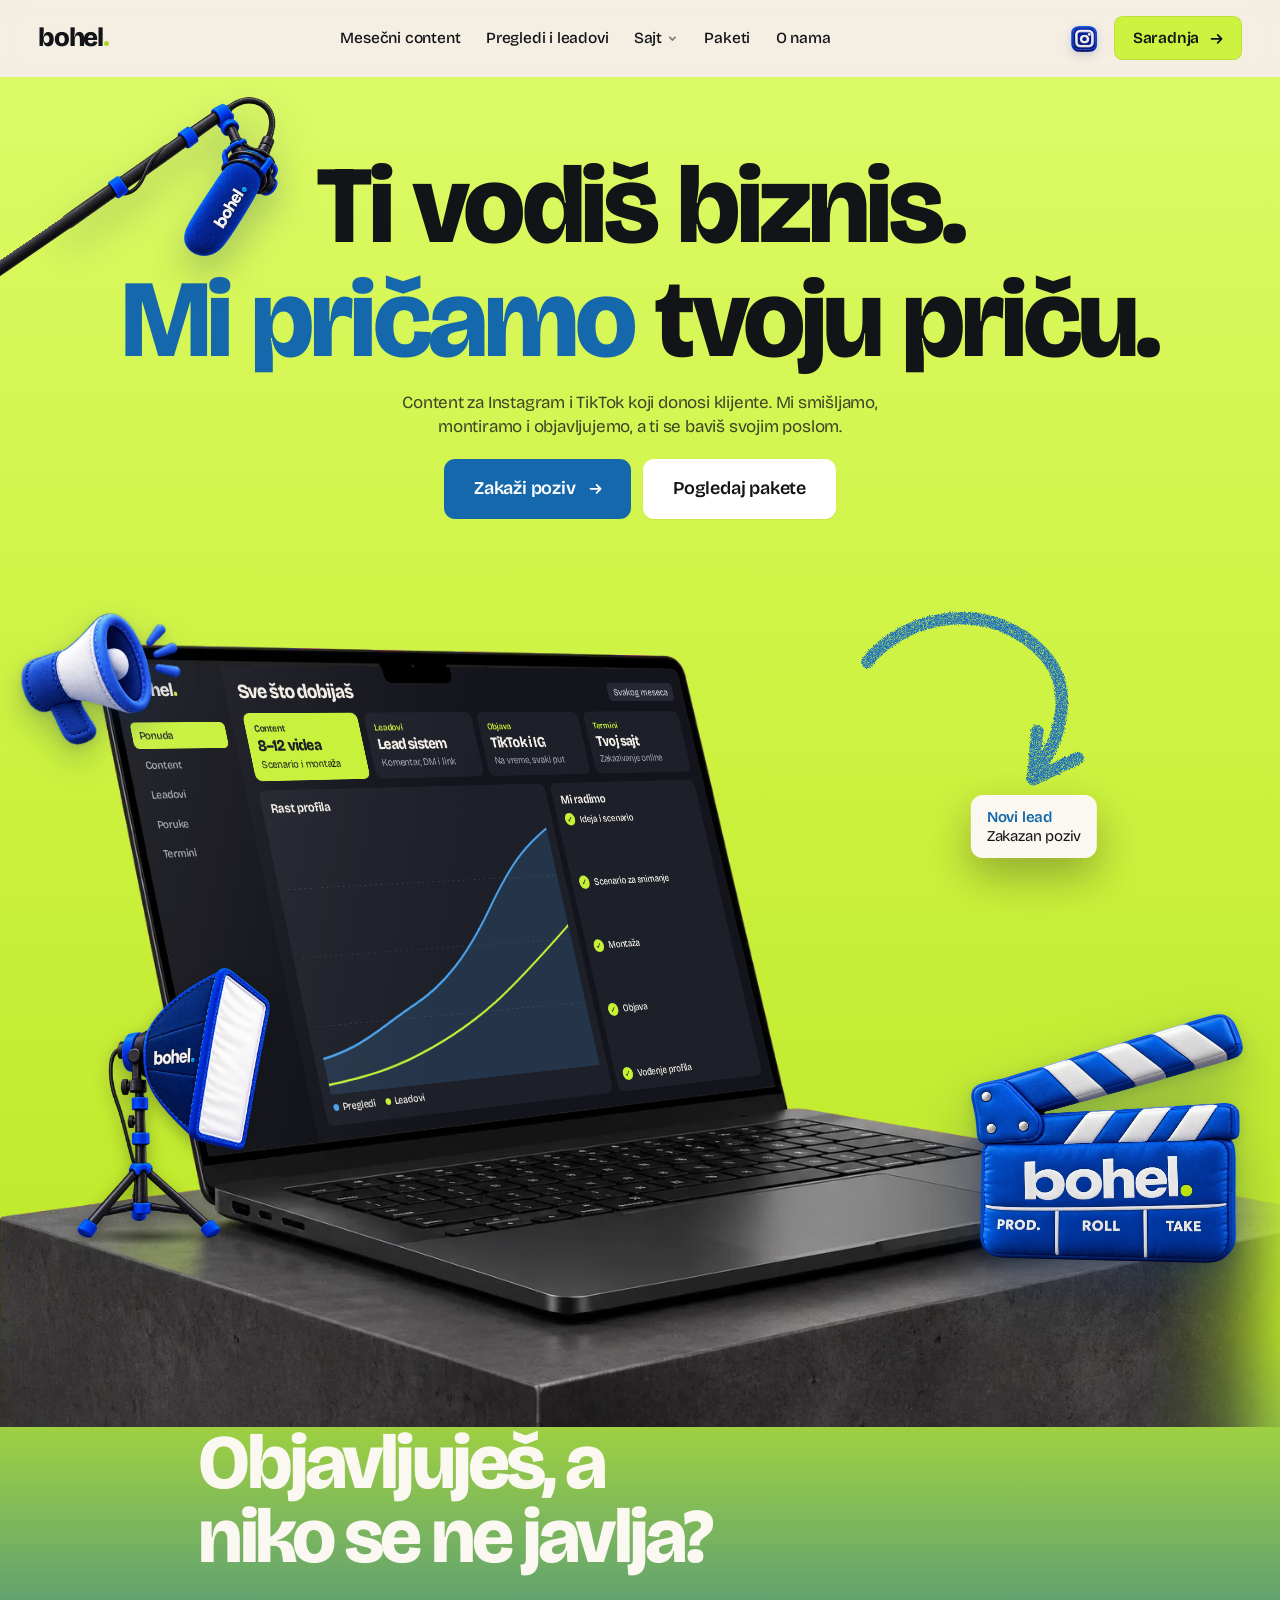
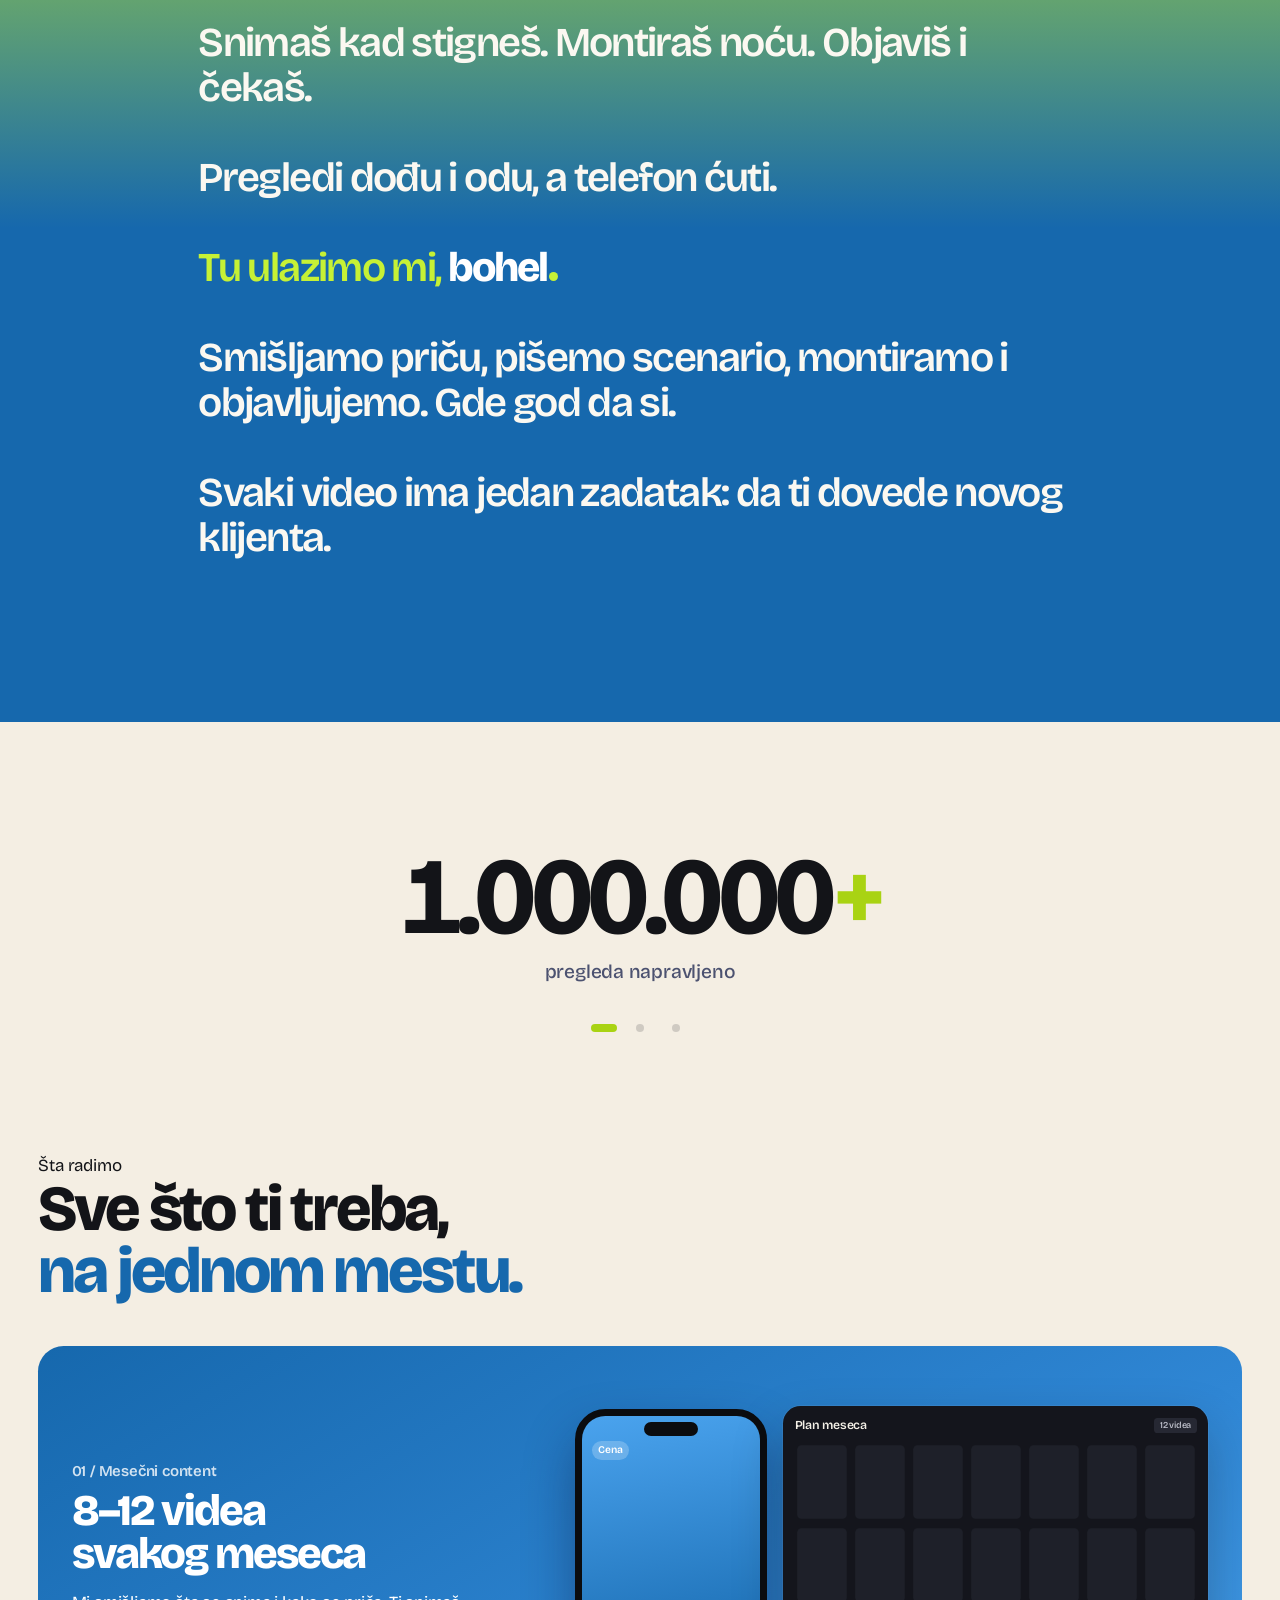
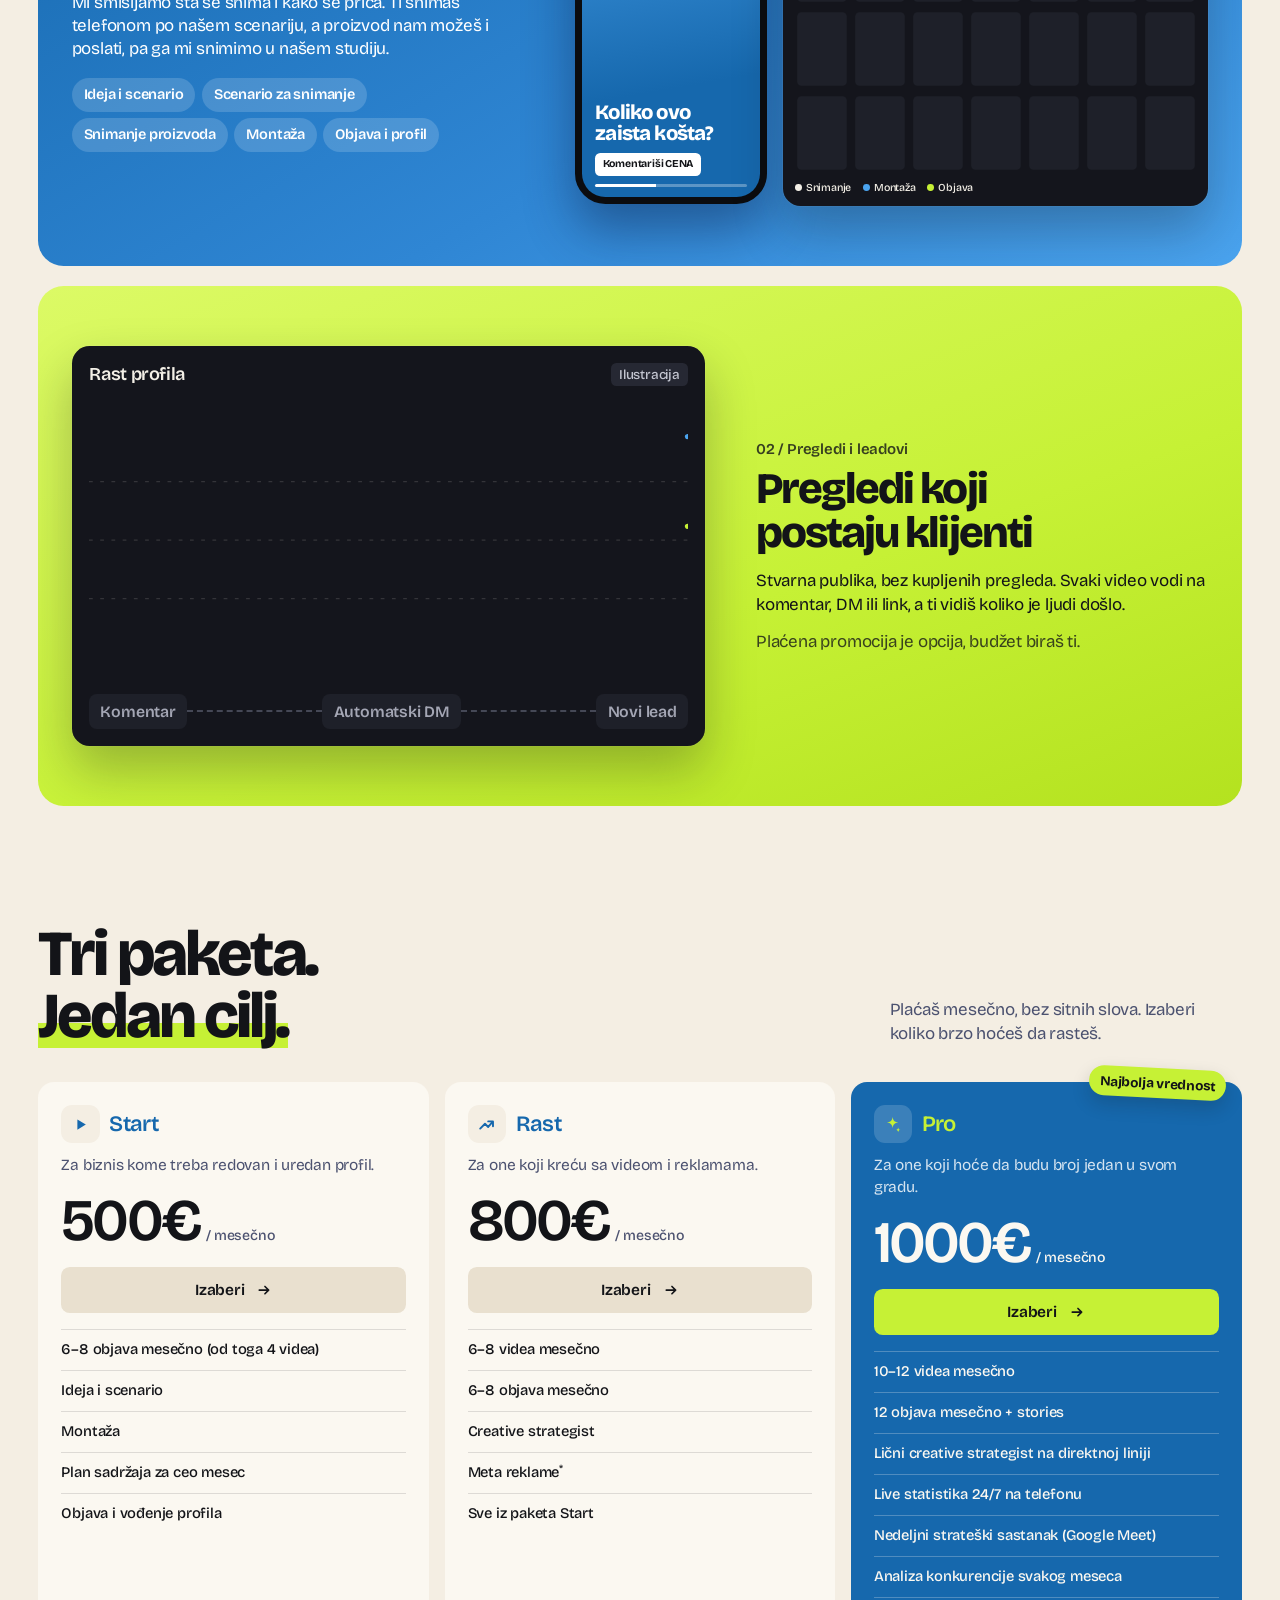
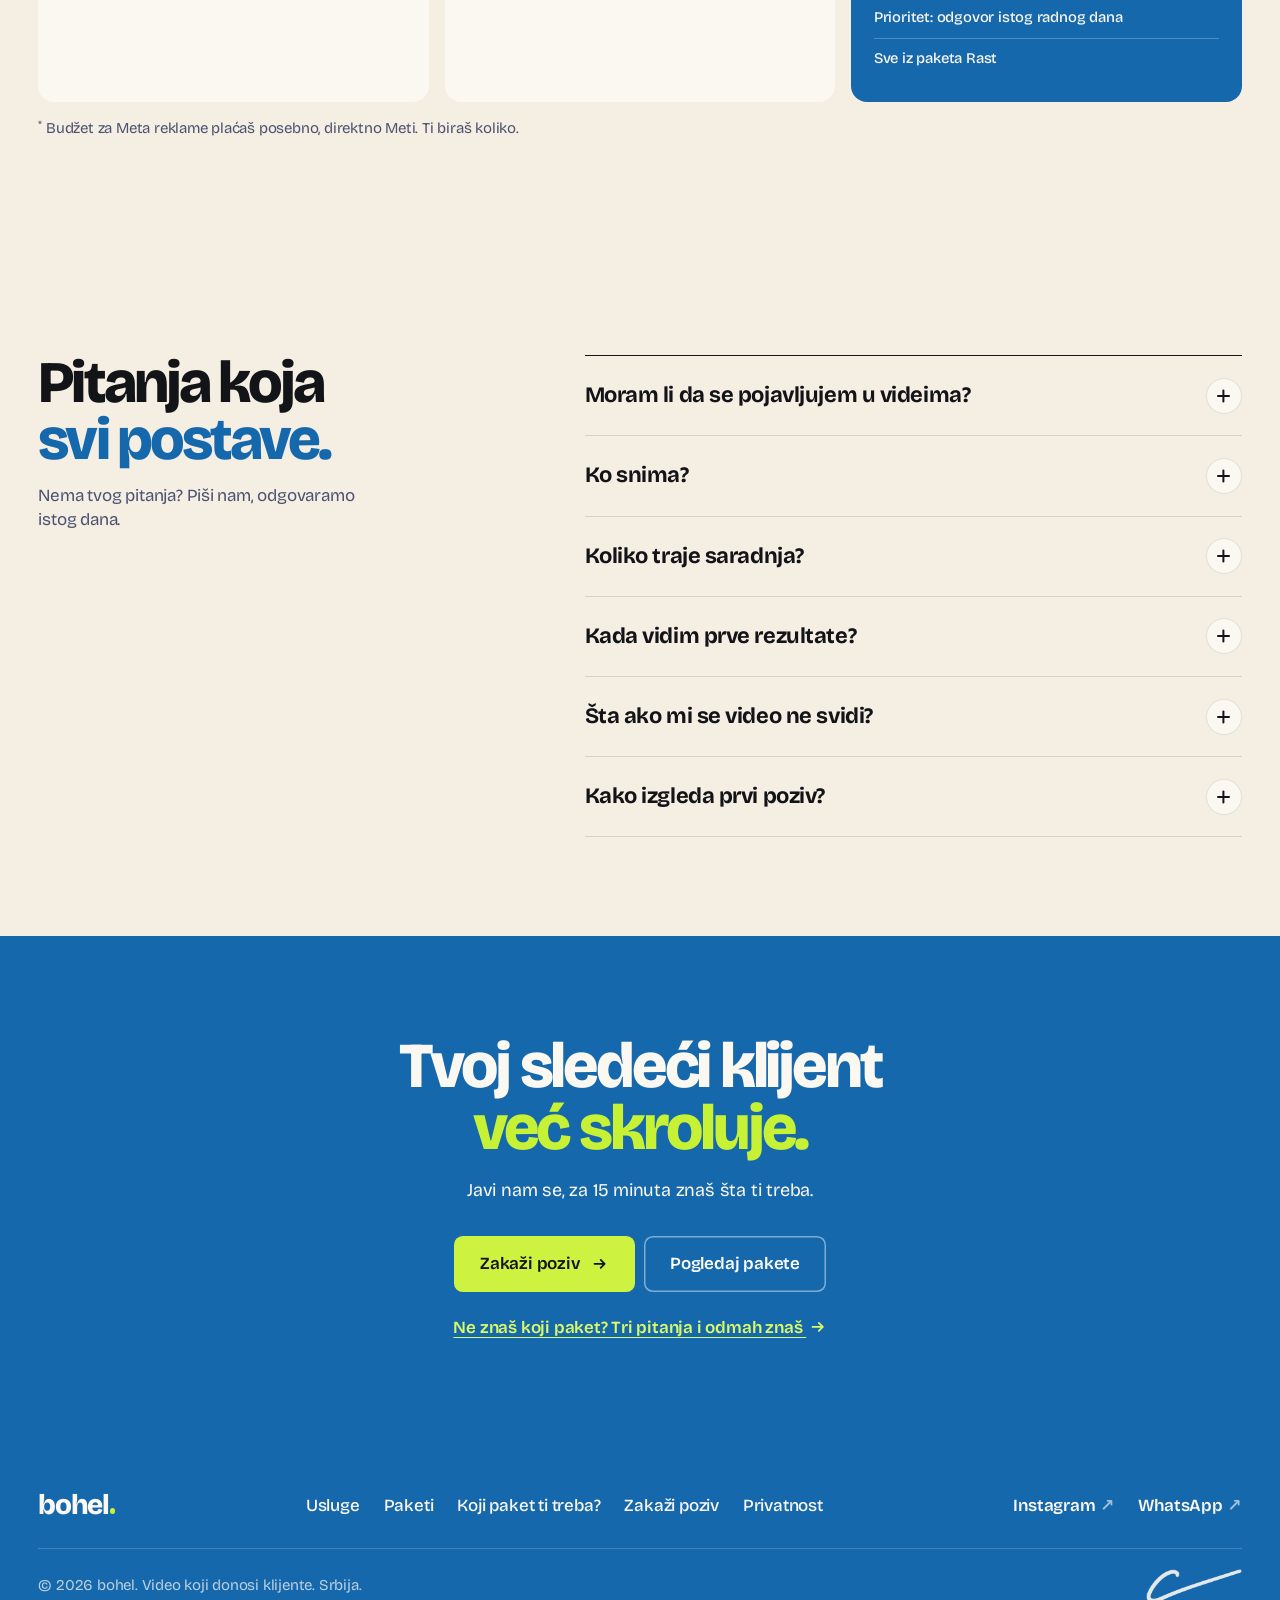
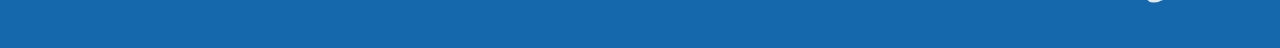
<file: index.html>
<!doctype html>
<html lang="sr-Latn">
<head>
  <meta charset="utf-8">
  <meta name="viewport" content="width=device-width, initial-scale=1">
  <title>bohel | Video koji donosi klijente</title>
  <meta name="description" content="Smišljamo priču, montiramo i objavljujemo 8–12 videa mesečno na TikToku i Instagramu, uz lead sistem i sajt sa zakazivanjem. Video koji donosi klijente.">
  <link rel="canonical" href="https://bohel.rs/">
  <meta property="og:type" content="website">
  <meta property="og:site_name" content="bohel">
  <meta property="og:locale" content="sr_RS">
  <meta property="og:url" content="https://bohel.rs/">
  <meta property="og:title" content="bohel | Video koji donosi klijente">
  <meta property="og:description" content="Smišljamo priču, montiramo i objavljujemo 8–12 videa mesečno na TikToku i Instagramu, uz lead sistem i sajt sa zakazivanjem. Video koji donosi klijente.">
  <meta property="og:image" content="https://bohel.rs/img/og.jpg">
  <meta property="og:image:width" content="1200">
  <meta property="og:image:height" content="630">
  <meta name="twitter:card" content="summary_large_image">
  <meta name="twitter:image" content="https://bohel.rs/img/og.jpg">
  <meta name="theme-color" content="#f4eee3">
  <link rel="icon" type="image/png" sizes="32x32" href="img/favicon-32.png">
  <link rel="icon" type="image/png" sizes="512x512" href="img/icon-512.png">
  <link rel="apple-touch-icon" href="img/apple-touch-icon.png">
  <link rel="preconnect" href="https://fonts.googleapis.com">
  <link rel="preconnect" href="https://fonts.gstatic.com" crossorigin>
  <link href="https://fonts.googleapis.com/css2?family=Bricolage+Grotesque:opsz,wdth,wght@12..96,75..100,300..800&family=JetBrains+Mono:wght@400;500&display=swap" rel="stylesheet">
  <link rel="stylesheet" href="styles.css?v=63">
  <link rel="stylesheet" href="scene.css?v=81">
</head>
<body>
  <a class="skip" href="#sadrzaj">Preskoči na sadržaj</a>

  <header class="nav">
    <a class="nav__logo" href="#top" aria-label="bohel, meni" aria-controls="mnav" aria-expanded="false">bohel<i></i><svg class="nav__chev" viewBox="0 0 16 16" aria-hidden="true"><path d="M4 6l4 4 4-4" fill="none" stroke="currentColor" stroke-width="2" stroke-linecap="round" stroke-linejoin="round"/></svg></a>
    <nav class="nav__links" aria-label="Glavna navigacija">
      <a href="#content">Mesečni content</a>
      <a href="#leadovi">Pregledi i leadovi</a>
      <button type="button" class="nav__site" id="siteBtn" aria-expanded="false" aria-controls="sitePanel">Sajt <svg viewBox="0 0 16 16" fill="none" stroke="currentColor" stroke-width="2" aria-hidden="true"><path d="M4 6l4 4 4-4"/></svg></button>
      <a href="#paketi">Paketi</a>
      <a href="#onama">O nama</a>
    </nav>
    <div class="nav__end">
      <a class="nav__ig" href="https://instagram.com/bohel.rs" target="_blank" rel="noopener" aria-label="bohel na Instagramu (@bohel.rs)" title="@bohel.rs"><img src="img/insta.webp?v=2" alt="" width="400" height="369" decoding="async"></a>
      <a class="btn btn--sm nav__cta btn--sweep" href="#zakazi" data-book><span class="btn__label">Saradnja</span><span class="btn__box"><svg class="arr" viewBox="0 0 20 20" aria-hidden="true"><path d="M4 10h11.5M11 5.5 15.5 10 11 14.5" fill="none" stroke="currentColor" stroke-width="2" stroke-linecap="round" stroke-linejoin="round"/></svg></span></a>
    </div>
    <div class="mnav" id="mnav" hidden>
      <nav class="mnav__in" aria-label="Meni">
        <a href="#top">Početak</a>
        <a href="#usluge" data-tab="0">Mesečni content</a>
        <a href="#usluge" data-tab="1">Pregledi i leadovi</a>
        <a href="#usluge" data-tab="2">Sajt sa zakazivanjem</a>
        <a href="#paketi">Paketi</a>
        <a href="#pitanja">Pitanja</a>
        <a href="#onama">O nama</a>
      </nav>
      <div class="mnav__foot">
        <a class="btn btn--sweep" href="#zakazi" data-book><span class="btn__label">Zakaži poziv</span><span class="btn__box"><svg class="arr" viewBox="0 0 20 20" aria-hidden="true"><path d="M4 10h11.5M11 5.5 15.5 10 11 14.5" fill="none" stroke="currentColor" stroke-width="2" stroke-linecap="round" stroke-linejoin="round"/></svg></span></a>
        <a class="mnav__ig" href="https://instagram.com/bohel.rs" target="_blank" rel="noopener">Instagram ↗</a>
      </div>
    </div>
    <div class="sitepanel" id="sitePanel" hidden>
      <div class="sitepanel__in">
        <article class="card card--site">
          <div class="card__text">
            <p class="card__tag">Sajt sa zakazivanjem</p>
            <h3>Sajt koji puni kalendar</h3>
            <p>Gledalac dođe sa videa, vidi ponudu i sam izabere termin. Bez dopisivanja.</p>
            <p class="card__small">Izrada sajta sa zakazivanjem je 800€ jednokratno.</p>
          </div>
          <div class="card__viz" aria-hidden="true">
            <div class="viz" data-loop="8000">
              <div class="screen">
                <div class="bar"><b>Izaberi termin</b><span>Online</span></div>
                <div class="pick">
                  <div class="pick__days"><span><small>pon</small>12</span><span><small>uto</small>13</span><span data-at="1000"><small>sre</small>14</span><span><small>čet</small>15</span><span><small>pet</small>16</span></div>
                  <div class="pick__times"><span>10:00</span><span data-at="2400">11:00</span><span>12:00</span><span>14:00</span><span>15:00</span><span>16:00</span></div>
                  <div class="pick__go" data-at="3800" data-off="4100">Potvrdi termin</div>
                  <div class="toast" data-at="4300" data-off="7500"><i>✓</i>Termin je zakazan</div>
                </div>
              </div>
            </div>
          </div>
        </article>
        <div class="sitepanel__go">
          <a class="btn btn--sm nav__cta btn--sweep" href="#zakazi" data-book><span class="btn__label">Zakaži poziv</span><span class="btn__box"><svg class="arr" viewBox="0 0 20 20" aria-hidden="true"><path d="M4 10h11.5M11 5.5 15.5 10 11 14.5" fill="none" stroke="currentColor" stroke-width="2" stroke-linecap="round" stroke-linejoin="round"/></svg></span></a>
          <button type="button" class="sitepanel__close" id="siteClose">Zatvori</button>
        </div>
      </div>
    </div>
  </header>

  <main id="sadrzaj">
    <section class="show" id="top">
      <div class="show__intro" id="showIntro">
        <h1 class="hero__h1">Ti vodiš biznis.<br><em class="mic-anchor">Mi pričamo</em><br class="br-m"> tvoju priču.<span class="mic" aria-hidden="true"><i class="mic__pole"></i><img src="img/mic.webp?v=2" alt="" width="760" height="564" decoding="async"></span></h1>
        <p class="hero__sub">Content za Instagram i TikTok koji donosi klijente. Mi smišljamo, montiramo i objavljujemo, a ti se baviš svojim poslom.</p>
        <div class="hero__cta">
          <a class="btn btn--sweep" href="#zakazi" data-book><span class="btn__label">Zakaži poziv</span><span class="btn__box"><svg class="arr" viewBox="0 0 20 20" aria-hidden="true"><path d="M4 10h11.5M11 5.5 15.5 10 11 14.5" fill="none" stroke="currentColor" stroke-width="2" stroke-linecap="round" stroke-linejoin="round"/></svg></span></a>
          <a class="btn btn--ghost" href="#paketi">Pogledaj pakete</a>
        </div>
        <div class="chips-row"><a class="chip" href="#content"><span class="chip__txt">8–12 videa mesečno</span><svg class="chip__arr" viewBox="0 0 20 20" aria-hidden="true"><path d="M5 15 15 5M7.5 5H15v7.5" fill="none" stroke="currentColor" stroke-width="2" stroke-linecap="round" stroke-linejoin="round"/></svg></a><a class="chip" href="#usluge"><span class="chip__txt">TikTok i Instagram</span><svg class="chip__arr" viewBox="0 0 20 20" aria-hidden="true"><path d="M5 15 15 5M7.5 5H15v7.5" fill="none" stroke="currentColor" stroke-width="2" stroke-linecap="round" stroke-linejoin="round"/></svg></a><a class="chip" href="#leadovi"><span class="chip__txt">Lead sistem u svakom videu</span><svg class="chip__arr" viewBox="0 0 20 20" aria-hidden="true"><path d="M5 15 15 5M7.5 5H15v7.5" fill="none" stroke="currentColor" stroke-width="2" stroke-linecap="round" stroke-linejoin="round"/></svg></a></div>
      </div>

      <div class="show__pin" id="showPin" aria-hidden="true">
        <p class="show__word" id="showWord">bohel<i></i></p>
        <div class="stage" id="showRig">
          <div class="shot" id="shot">
            <img class="shot__img" src="img/laptop.webp?v=2" alt="" width="1536" height="1024" decoding="async" fetchpriority="high">
            <div class="shot__screen" id="shotScreen">
              <div class="monitor__screen">
                <div class="board">
                  <aside class="board__side">
                    <b class="board__logo">bohel<i></i></b>
                    <span class="on">Ponuda</span><span>Content</span><span>Leadovi</span><span>Poruke</span><span>Termini</span>
                  </aside>
                  <div class="board__main">
                    <div class="board__head"><b>Sve što dobijaš</b><span>Svakog meseca</span></div>
                    <div class="tiles">
                      <div class="tile tile--on"><i>Content</i><b>8–12 videa</b><span>Scenario i montaža</span></div>
                      <div class="tile"><i>Leadovi</i><b>Lead sistem</b><span>Komentar, DM i link</span></div>
                      <div class="tile"><i>Objava</i><b>TikTok i IG</b><span>Na vreme, svaki put</span></div>
                      <div class="tile"><i>Termini</i><b>Tvoj sajt</b><span>Zakazivanje online</span></div>
                    </div>
                    <div class="board__low">
                      <div class="panel-ui">
                        <b>Rast profila</b>
                        <svg class="growth" viewBox="0 0 480 170" preserveAspectRatio="none">
                          <path class="g1" d="M0 42H480M0 85H480M0 128H480"/>
                          <path class="g2" d="M0 148C70 143 110 131 170 120S280 92 340 62 430 22 480 10V170H0Z"/>
                          <path class="g3" d="M0 148C70 143 110 131 170 120S280 92 340 62 430 22 480 10"/>
                          <path class="g4" d="M0 164C90 161 150 154 220 142S340 118 480 76"/>
                        </svg>
                        <div class="legend"><span class="m">Pregledi</span><span class="o">Leadovi</span></div>
                      </div>
                      <div class="panel-ui">
                        <b>Mi radimo</b>
                        <ul class="ticks"><li>Ideja i scenario</li><li>Scenario za snimanje</li><li>Montaža</li><li>Objava</li><li>Vođenje profila</li></ul>
                      </div>
                    </div>
                  </div>
                </div>
              </div>
              <i class="shot__notch"></i>
            </div>
          </div>
          <div class="slate" id="slate">
            <div class="slate__fly">
              <img class="slate__img" src="img/clap.webp?v=1" alt="" width="1100" height="1009" decoding="async">
            </div>
          </div>
          <div class="fly fly--icons" id="flyIcons">
            <div class="icons__float"><img src="img/megaphone.webp?v=1" alt="" width="616" height="510" decoding="async"></div>
          </div>
          <svg class="lead-arrow" viewBox="0 0 260 220" aria-hidden="true"><defs><filter id="wax" x="-10%" y="-10%" width="120%" height="120%"><feTurbulence type="fractalNoise" baseFrequency="1.6" numOctaves="3" seed="7" result="n"/><feDisplacementMap in="SourceGraphic" in2="n" scale="4" result="d"/><feTurbulence type="fractalNoise" baseFrequency="2.6" numOctaves="1" seed="2" result="g"/><feColorMatrix in="g" type="matrix" values="0 0 0 0 0  0 0 0 0 0  0 0 0 0 0  0 0 0 -2.4 2" result="ga"/><feComposite in="d" in2="ga" operator="in"/></filter></defs><g filter="url(#wax)"><path class="la-line" pathLength="1" d="M18 74C58 22 150 8 202 66c30 34 22 84-12 128"/><path class="la-head" d="M191 196l4-50M191 196l46-22"/></g></svg>
          <div class="note note--c" data-speed="0"><b>Novi lead</b><span>Zakazan poziv</span></div>
          <div class="fly fly--light" id="flyLight">
            <div class="light is-on" id="light">
              <i class="light__glow"></i>
              <img class="light__img" src="img/light.webp?v=3" alt="" width="640" height="891" decoding="async">
              <i class="light__panel"></i>
            </div>
          </div>
        </div>
        <i class="dot-zoom" id="dotZoom" aria-hidden="true"></i>
        <div class="show__dim" id="showDim"></div>
      </div>

      <div class="show__gap" id="showGap"></div>

      <div class="show__story" id="onama">
        <h2>Objavljuješ, a niko se ne javlja?</h2>
        <p>Snimaš kad stigneš. Montiraš noću. Objaviš i čekaš.</p>
        <p>Pregledi dođu i odu, a telefon ćuti.</p>
        <p class="story-brand"><em>Tu ulazimo mi,</em> <span class="story-logo">bohel<i></i></span></p>
        <p>Smišljamo priču, pišemo scenario, montiramo i objavljujemo. Gde god da si.</p>
        <p>Svaki video ima jedan zadatak: da ti dovede novog klijenta.</p>
      </div>
    </section>

    <section class="solo" aria-label="Rezultati">
      <p class="sr-only">Rezultati sa projekata na kojima smo radili: preko 1.000.000 pregleda, preko 1.500 high i mid-ticket leadova i preko 500 novih kupaca i klijenata.</p>
      <div class="solo__stage" aria-hidden="true">
          <div class="solo__item is-on"><b>1.000.000<i>+</i></b><span>pregleda napravljeno</span></div>
          <div class="solo__item"><b>1.500<i>+</i></b><span>high i mid-ticket leadova</span></div>
          <div class="solo__item"><b>500<i>+</i></b><span>novih kupaca i klijenata</span></div>
      </div>
      <div class="solo__dots"><button type="button" class="is-on" aria-label="Pregledi"><i></i></button><button type="button" aria-label="Leadovi"><i></i></button><button type="button" aria-label="Kupci i klijenti"><i></i></button></div>
    </section>

    <section class="services" id="usluge" aria-labelledby="h-usluge">
      <div class="services__head">
        <p class="eyebrow">Šta radimo</p>
        <h2 id="h-usluge">Sve što ti treba, <em>na jednom mestu.</em></h2>
      </div>

      <div class="svc__tabs" role="tablist" aria-label="Šta radimo">
        <button type="button" role="tab" aria-selected="true" class="is-on">Content</button>
        <button type="button" role="tab" aria-selected="false">Leadovi</button>
        <button type="button" role="tab" aria-selected="false">Sajt</button>
      </div>
      <div class="bento">
        <article class="card card--content" id="content">
          <div class="card__text">
            <p class="card__tag">01 / Mesečni content</p>
            <h3>8–12 videa svakog meseca</h3>
            <p>Mi smišljamo šta se snima i kako se priča. Ti snimaš telefonom po našem scenariju, a proizvod nam možeš i poslati, pa ga mi snimimo u našem studiju.</p>
            <ul class="pills"><li>Ideja i scenario</li><li>Scenario za snimanje</li><li>Snimanje proizvoda</li><li>Montaža</li><li>Objava i profil</li></ul>
          </div>
          <div class="card__viz card__viz--split" aria-hidden="true">
            <div class="phone-mock">
              <div class="feed">
                <div class="reel reel--a"><span class="reel__tag">Cena</span><b>Koliko ovo zaista košta?</b><span class="reel__cta">Komentariši CENA</span></div>
                <div class="reel reel--b"><span class="reel__tag">Iza kulisa</span><b>Jedan dan kod nas, bez filtera</b><span class="reel__cta">Pošalji DM</span></div>
                <div class="reel reel--c"><span class="reel__tag">Saveti</span><b>3 greške koje te koštaju klijenata</b><span class="reel__cta">Link u biou</span></div>
                <div class="reel reel--a"><span class="reel__tag">Cena</span><b>Koliko ovo zaista košta?</b><span class="reel__cta">Komentariši CENA</span></div>
              </div>
              <i class="phone-mock__notch"></i>
            </div>
            <div class="viz" data-loop="8000">
              <div class="screen">
                <div class="bar"><b>Plan meseca</b><span>12 videa</span></div>
                <div class="cal" id="cal"></div>
                <div class="legend"><span class="s">Snimanje</span><span class="m">Montaža</span><span class="o">Objava</span></div>
              </div>
            </div>
          </div>
        </article>

        <article class="card card--leads" id="leadovi">
          <div class="card__text">
            <p class="card__tag">02 / Pregledi i leadovi</p>
            <h3>Pregledi koji postaju klijenti</h3>
            <p>Stvarna publika, bez kupljenih pregleda. Svaki video vodi na komentar, DM ili link, a ti vidiš koliko je ljudi došlo.</p>
            <p class="card__small">Plaćena promocija je opcija, budžet biraš ti.</p>
          </div>
          <div class="card__viz" aria-hidden="true">
            <div class="viz" data-loop="9000">
              <div class="screen">
                <div class="bar"><b>Rast profila</b><span>Ilustracija</span></div>
                <svg class="chart" viewBox="0 0 480 190">
                  <path class="chart__grid" d="M0 48H480M0 95H480M0 142H480"/>
                  <path class="chart__area" data-at="1600" d="M0 165C70 160 110 146 170 134S280 102 340 70 430 26 480 12V190H0Z"/>
                  <path class="chart__views" pathLength="1" data-at="200" d="M0 165C70 160 110 146 170 134S280 102 340 70 430 26 480 12"/>
                  <path class="chart__leads" pathLength="1" data-at="900" d="M0 184C90 180 150 172 220 158S340 132 480 84"/>
                </svg>
                <div class="chain"><span data-at="3400">Komentar</span><i></i><span data-at="4400">Automatski DM</span><i></i><span data-at="5400">Novi lead</span></div>
              </div>
            </div>
          </div>
        </article>
          <article class="card card--site card--m">
            <div class="card__text">
              <p class="card__tag">Sajt sa zakazivanjem</p>
              <h3>Sajt koji puni kalendar</h3>
              <p>Gledalac dođe sa videa, vidi ponudu i sam izabere termin. Bez dopisivanja.</p>
              <p class="card__small">Izrada sajta sa zakazivanjem je 800€ jednokratno.</p>
            </div>
            <div class="card__viz" aria-hidden="true">
              <div class="viz" data-loop="8000">
                <div class="screen">
                  <div class="bar"><b>Izaberi termin</b><span>Online</span></div>
                  <div class="pick">
                    <div class="pick__days"><span><small>pon</small>12</span><span><small>uto</small>13</span><span data-at="1000"><small>sre</small>14</span><span><small>čet</small>15</span><span><small>pet</small>16</span></div>
                    <div class="pick__times"><span>10:00</span><span data-at="2400">11:00</span><span>12:00</span><span>14:00</span><span>15:00</span><span>16:00</span></div>
                    <div class="pick__go" data-at="3800" data-off="4100">Potvrdi termin</div>
                    <div class="toast" data-at="4300" data-off="7500"><i>✓</i>Termin je zakazan</div>
                  </div>
                </div>
              </div>
            </div>
          </article>
      </div>
    </section>

    <section class="packs" id="paketi" aria-labelledby="h-packs">
      <div class="packs__head">
        <h2 id="h-packs">Tri paketa.<br><em>Jedan cilj.</em></h2>
        <p>Plaćaš mesečno, bez sitnih slova. Izaberi koliko brzo hoćeš da rasteš.</p>
      </div>
      <div class="packs__tabs" role="tablist" aria-label="Izaberi paket">
        <button type="button" role="tab" aria-selected="false">Start</button>
        <button type="button" role="tab" aria-selected="false">Rast</button>
        <button type="button" role="tab" aria-selected="true" class="is-on">Pro</button>
      </div>
      <div class="packs__grid">
        <article class="pack">
          <div class="pack__top"><span class="pack__icon"><svg viewBox="0 0 24 24" fill="currentColor"><path d="M8 5.5v13l10.5-6.5z"/></svg></span><h3>Start</h3></div><p class="pack__for">Za biznis kome treba redovan i uredan profil.</p>
          <p class="pack__price">500€<small>/ mesečno</small></p>
          <a class="btn btn--soft btn--wide" href="#zakazi" data-book data-package="Start">Izaberi <svg class="arr" viewBox="0 0 20 20" aria-hidden="true"><path d="M4 10h11.5M11 5.5 15.5 10 11 14.5" fill="none" stroke="currentColor" stroke-width="2" stroke-linecap="round" stroke-linejoin="round"/></svg></a>
          <ul>
            <li>6–8 objava mesečno (od toga 4 videa)</li>
            <li>Ideja i scenario</li>
            <li>Montaža</li>
            <li>Plan sadržaja za ceo mesec</li>
            <li>Objava i vođenje profila</li>
          </ul>
        </article>
        <article class="pack">
          <div class="pack__top"><span class="pack__icon"><svg viewBox="0 0 24 24" fill="none" stroke="currentColor" stroke-width="2.4" stroke-linecap="round" stroke-linejoin="round"><path d="M4 17l6-6 4 4 6-7M14 8h6v6"/></svg></span><h3>Rast</h3></div><p class="pack__for">Za one koji kreću sa videom i reklamama.</p>
          <p class="pack__price">800€<small>/ mesečno</small></p>
          <a class="btn btn--soft btn--wide" href="#zakazi" data-book data-package="Rast">Izaberi <svg class="arr" viewBox="0 0 20 20" aria-hidden="true"><path d="M4 10h11.5M11 5.5 15.5 10 11 14.5" fill="none" stroke="currentColor" stroke-width="2" stroke-linecap="round" stroke-linejoin="round"/></svg></a>
          <ul>
            <li>6–8 videa mesečno</li>
            <li>6–8 objava mesečno</li>
            <li>Creative strategist</li>
            <li>Meta reklame<sup>*</sup></li>
            <li>Sve iz paketa Start</li>
          </ul>
        </article>
        <article class="pack pack--main">
          <div class="pack__top"><span class="pack__icon"><svg viewBox="0 0 24 24" fill="currentColor"><path d="M12 2.5c.7 4.6 2.4 6.3 7 7-4.6.7-6.3 2.4-7 7-.7-4.6-2.4-6.3-7-7 4.6-.7 6.3-2.4 7-7zM19 15.5c.3 2 1 2.7 3 3-2 .3-2.7 1-3 3-.3-2-1-2.7-3-3 2-.3 2.7-1 3-3z"/></svg></span><h3>Pro</h3><span class="pack__badge">Najbolja vrednost</span></div><p class="pack__for">Za one koji hoće da budu broj jedan u svom gradu.</p>
          <p class="pack__price">1000€<small>/ mesečno</small></p>
          <a class="btn btn--wide" href="#zakazi" data-book data-package="Pro">Izaberi <svg class="arr" viewBox="0 0 20 20" aria-hidden="true"><path d="M4 10h11.5M11 5.5 15.5 10 11 14.5" fill="none" stroke="currentColor" stroke-width="2" stroke-linecap="round" stroke-linejoin="round"/></svg></a>
          <ul>
            <li>10–12 videa mesečno</li>
            <li>12 objava mesečno + stories</li>
            <li>Lični creative strategist na direktnoj liniji</li>
            <li>Live statistika 24/7 na telefonu</li>
            <li>Nedeljni strateški sastanak (Google Meet)</li>
            <li>Analiza konkurencije svakog meseca</li>
            <li>Prioritet: odgovor istog radnog dana</li>
            <li>Sve iz paketa Rast</li>
          </ul>
        </article>
      </div>
      <p class="packs__note"><sup>*</sup> Budžet za Meta reklame plaćaš posebno, direktno Meti. Ti biraš koliko.</p>
    </section>

    <section class="faq" id="pitanja" aria-labelledby="h-faq">
      <div class="faq__head">
        <h2 id="h-faq">Pitanja koja <em>svi postave.</em></h2>
        <p>Nema tvog pitanja? Piši nam, odgovaramo istog dana.</p>
      </div>
      <div class="faq__list">
        <details class="faq__item">
          <summary>Moram li da se pojavljujem u videima?<span class="faq__plus" aria-hidden="true"></span></summary>
          <p>Ne moraš. Dosta videa radi i bez lica: proces rada, ruke, proizvod, prostor, rezultati. Ako želiš da budeš u kadru, scenario pišemo tako da zvučiš kao ti, bez glume.</p>
        </details>
        <details class="faq__item">
          <summary>Ko snima?<span class="faq__plus" aria-hidden="true"></span></summary>
          <p>Tebe, tvoj prostor i rad snimaš ti, telefon je sasvim dovoljan. Mi pišemo scenario i kažemo ti tačno šta da snimiš i kako. Ako prodaješ proizvod, pošalji nam ga i snimićemo ga u našem studiju, ne moraš nigde da dolaziš. Sve posle toga montiramo i objavljujemo mi.</p>
        </details>
        <details class="faq__item">
          <summary>Koliko traje saradnja?<span class="faq__plus" aria-hidden="true"></span></summary>
          <p>Radimo mesečno. Plaćaš mesec po mesec, bez dugoročnog ugovora.</p>
        </details>
        <details class="faq__item">
          <summary>Kada vidim prve rezultate?<span class="faq__plus" aria-hidden="true"></span></summary>
          <p>Prvi videi izlaze u prvim nedeljama. Ozbiljniji rast obično dolazi posle dva do tri meseca redovnog objavljivanja, zato i radimo po planu, a ne na sreću.</p>
        </details>
        <details class="faq__item">
          <summary>Šta ako mi se video ne svidi?<span class="faq__plus" aria-hidden="true"></span></summary>
          <p>Svaki video vidiš pre objave. Ako nešto ne valja, menjamo, ništa ne izlazi bez tvog „može“.</p>
        </details>
        <details class="faq__item">
          <summary>Kako izgleda prvi poziv?<span class="faq__plus" aria-hidden="true"></span></summary>
          <p>15 minuta, bez obaveze. Pričamo o tvom biznisu, kome prodaješ i šta ti treba, pa ti kažemo koji paket ima smisla, ili da ti trenutno ne treba nijedan.</p>
        </details>
      </div>
    </section>

    <section class="end" id="zakazi" aria-labelledby="h-cta">
      <div class="end__copy">
        <h2 id="h-cta">Tvoj sledeći klijent <em>već skroluje.</em></h2>
        <p>Javi nam se, za 15 minuta znaš šta ti treba.</p>
        <div class="end__cta">
          <a class="btn btn--lime btn--sweep" href="#zakazi" data-book><span class="btn__label">Zakaži poziv</span><span class="btn__box"><svg class="arr" viewBox="0 0 20 20" aria-hidden="true"><path d="M4 10h11.5M11 5.5 15.5 10 11 14.5" fill="none" stroke="currentColor" stroke-width="2" stroke-linecap="round" stroke-linejoin="round"/></svg></span></a>
          <a class="btn btn--line" href="#paketi">Pogledaj pakete</a>
        </div>
        <a class="end__quiz" href="paket.html">Ne znaš koji paket? Tri pitanja i odmah znaš <svg class="arr" viewBox="0 0 20 20" aria-hidden="true"><path d="M4 10h11.5M11 5.5 15.5 10 11 14.5" fill="none" stroke="currentColor" stroke-width="2" stroke-linecap="round" stroke-linejoin="round"/></svg></a>
      </div>
    </section>
  </main>

  <footer class="foot">
    <div class="foot__in">
      <a class="foot__logo" href="#top">bohel<i></i></a>
      <nav class="foot__links" aria-label="Linkovi u dnu">
        <a href="#usluge">Usluge</a><a href="#paketi">Paketi</a><a href="paket.html">Koji paket ti treba?</a><a href="#zakazi" data-book>Zakaži poziv</a><a href="privatnost.html">Privatnost</a>
      </nav>
      <div class="foot__social">
        <a href="https://instagram.com/bohel.rs" target="_blank" rel="noopener">Instagram <span aria-hidden="true">↗</span></a>
        <a href="https://wa.me/381603031137" data-wa>WhatsApp <span aria-hidden="true">↗</span></a>
      </div>
      <div class="foot__bottom"><p class="foot__copy">© <span id="year">2026</span> bohel. Video koji donosi klijente. Srbija.</p><span class="foot__sig" role="img" aria-label="bohel znak"></span></div>
    </div>
  </footer>

  <dialog class="book" id="book" aria-labelledby="book-title">
    <form class="book__form" name="poziv" method="POST" action="https://formsubmit.co/strahinjavidosavljevic2006@gmail.com">
      <input type="hidden" name="_subject" value="Novi zahtev za poziv sa bohel.rs">
      <input type="hidden" name="_template" value="table">
      <input type="hidden" name="_captcha" value="false">
      <p class="book__hp"><label>Ne popunjavaj ovo polje: <input name="_honey" tabindex="-1" autocomplete="off"></label></p>
      <button type="button" class="book__x" data-close aria-label="Zatvori"><svg viewBox="0 0 20 20" aria-hidden="true"><path d="M5 5l10 10M15 5 5 15" fill="none" stroke="currentColor" stroke-width="2" stroke-linecap="round"/></svg></button>
      <p class="book__kicker">Besplatno · 15 minuta · Google Meet</p>
      <h2 id="book-title">Zakaži poziv</h2>
      <p class="book__lead">Ostavi ime i email, a mi ti šaljemo termin i link za poziv.</p>
      <label class="field"><span>Ime</span><input name="ime" required autocomplete="name" placeholder="Kako da ti se obratimo?"></label>
      <label class="field"><span>Email</span><input name="email" type="email" required autocomplete="email" inputmode="email" placeholder="ime@primer.rs"></label>
      <label class="field"><span>Čime se baviš?</span><input name="biznis" autocomplete="organization" placeholder="npr. frizerski salon, ordinacija, teretana"></label>
      <fieldset class="field seg">
        <legend>Kada ti najviše odgovara?</legend>
        <div class="seg__row">
          <label><input type="radio" name="termin" value="Pre podne"><span>Pre podne</span></label>
          <label><input type="radio" name="termin" value="Posle podne"><span>Posle podne</span></label>
          <label><input type="radio" name="termin" value="Svejedno" checked><span>Svejedno</span></label>
        </div>
      </fieldset>
      <label class="field"><span>Paket</span>
        <select name="paket">
          <option value="Još ne znam">Još ne znam</option>
          <option value="Start">Start, 500€</option>
          <option value="Rast">Rast, 800€</option>
          <option value="Pro">Pro, 1000€</option>
        </select>
      </label>
      <p class="book__err" role="alert" hidden>Nešto nije prošlo. Pokušaj ponovo ili nam piši na WhatsApp.</p>
      <button type="submit" class="btn book__send">Pošalji zahtev</button>
      <p class="book__alt">Radije pišeš? <a href="https://wa.me/381603031137" data-wa>Javi nam se na WhatsApp</a></p>
    </form>
    <div class="book__done" hidden>
      <button type="button" class="book__x" data-close aria-label="Zatvori"><svg viewBox="0 0 20 20" aria-hidden="true"><path d="M5 5l10 10M15 5 5 15" fill="none" stroke="currentColor" stroke-width="2" stroke-linecap="round"/></svg></button>
      <span class="book__ok" aria-hidden="true"><svg viewBox="0 0 24 24"><path d="M5 12.5l4.5 4.5L19 7.5" fill="none" stroke="currentColor" stroke-width="2.6" stroke-linecap="round" stroke-linejoin="round"/></svg></span>
      <h2>Stiglo je.</h2>
      <p>Javljamo ti se na email sa terminom i linkom za Google Meet poziv.</p>
      <button type="button" class="btn book__send" data-close>Važi</button>
    </div>
  </dialog>

  <script src="main.js?v=51"></script>
</body>
</html>
</file>
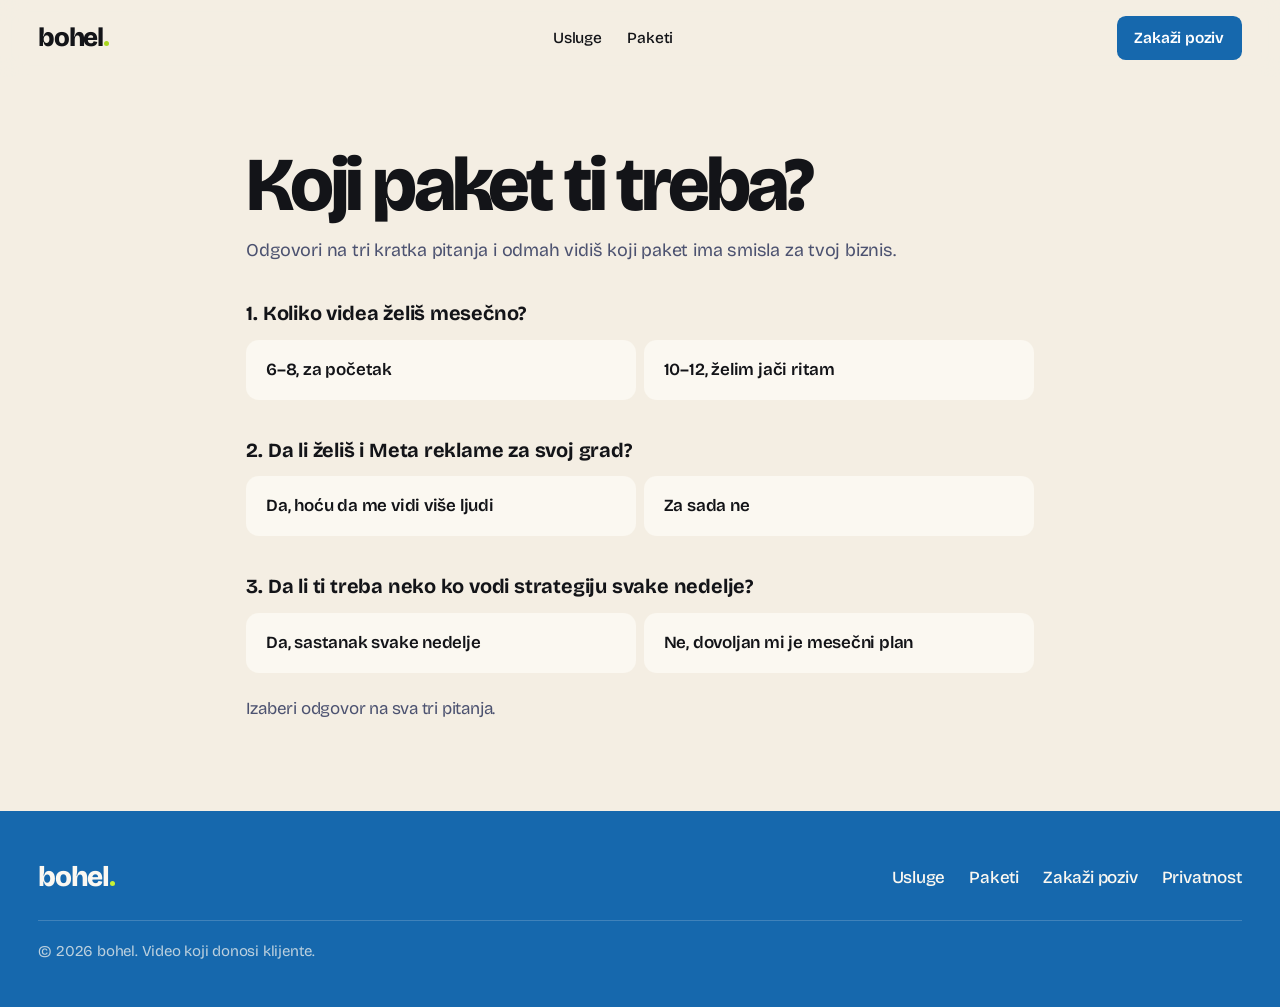
<file: paket.html>
<!doctype html>
<html lang="sr-Latn">
<head>
  <meta charset="utf-8">
  <meta name="viewport" content="width=device-width, initial-scale=1">
  <title>Koji paket ti treba? | bohel</title>
  <meta name="description" content="Odgovori na tri pitanja i saznaj koji bohel paket ti odgovara.">
  <link rel="canonical" href="https://bohel.rs/paket.html">
  <meta property="og:type" content="website">
  <meta property="og:site_name" content="bohel">
  <meta property="og:locale" content="sr_RS">
  <meta property="og:url" content="https://bohel.rs/paket.html">
  <meta property="og:title" content="Koji paket ti treba? | bohel">
  <meta property="og:description" content="Odgovori na tri pitanja i saznaj koji bohel paket ti odgovara.">
  <meta property="og:image" content="https://bohel.rs/img/og.jpg">
  <meta property="og:image:width" content="1200">
  <meta property="og:image:height" content="630">
  <meta name="twitter:card" content="summary_large_image">
  <meta name="twitter:image" content="https://bohel.rs/img/og.jpg">
  <meta name="theme-color" content="#f4eee3">
  <link rel="icon" type="image/png" sizes="32x32" href="img/favicon-32.png">
  <link rel="icon" type="image/png" sizes="512x512" href="img/icon-512.png">
  <link rel="apple-touch-icon" href="img/apple-touch-icon.png">
  <link rel="preconnect" href="https://fonts.googleapis.com">
  <link rel="preconnect" href="https://fonts.gstatic.com" crossorigin>
  <link href="https://fonts.googleapis.com/css2?family=Bricolage+Grotesque:opsz,wdth,wght@12..96,75..100,300..800&family=JetBrains+Mono:wght@400;500&display=swap" rel="stylesheet">
  <link rel="stylesheet" href="styles.css?v=63">
</head>
<body>
  <header class="nav">
    <a class="nav__logo" href="index.html" aria-label="bohel, početna">bohel<i></i></a>
    <nav class="nav__links" aria-label="Glavna navigacija">
      <a href="index.html#usluge">Usluge</a>
      <a href="index.html#paketi">Paketi</a>
    </nav>
    <a class="btn btn--sm" href="index.html#poziv" style="justify-self:end">Zakaži poziv</a>
  </header>

  <main class="quiz">
    <h1>Koji paket ti treba?</h1>
    <p class="quiz__lead">Odgovori na tri kratka pitanja i odmah vidiš koji paket ima smisla za tvoj biznis.</p>

    <form id="quiz">
      <fieldset>
        <legend>1. Koliko videa želiš mesečno?</legend>
        <div class="quiz__opts">
          <label><input type="radio" name="videos" value="8"><span>6–8, za početak</span></label>
          <label><input type="radio" name="videos" value="12"><span>10–12, želim jači ritam</span></label>
        </div>
      </fieldset>
      <fieldset>
        <legend>2. Da li želiš i Meta reklame za svoj grad?</legend>
        <div class="quiz__opts">
          <label><input type="radio" name="leads" value="yes"><span>Da, hoću da me vidi više ljudi</span></label>
          <label><input type="radio" name="leads" value="no"><span>Za sada ne</span></label>
        </div>
      </fieldset>
      <fieldset>
        <legend>3. Da li ti treba neko ko vodi strategiju svake nedelje?</legend>
        <div class="quiz__opts">
          <label><input type="radio" name="ai" value="yes"><span>Da, sastanak svake nedelje</span></label>
          <label><input type="radio" name="ai" value="no"><span>Ne, dovoljan mi je mesečni plan</span></label>
        </div>
      </fieldset>
    </form>

    <p class="quiz__hint" id="quizHint">Izaberi odgovor na sva tri pitanja.</p>

    <section class="quiz__result" id="quizResult" aria-live="polite" hidden>
      <p>Tvoj paket</p>
      <h2 id="quizName">Rast</h2>
      <p id="quizPrice"></p>
      <ul id="quizList"></ul>
      <a class="btn btn--sweep" id="quizGo" href="index.html#zakazi"><span class="btn__label">Zakaži poziv</span><span class="btn__box"><svg class="arr" viewBox="0 0 20 20" aria-hidden="true"><path d="M4 10h11.5M11 5.5 15.5 10 11 14.5" fill="none" stroke="currentColor" stroke-width="2" stroke-linecap="round" stroke-linejoin="round"/></svg></span></a>
    </section>
  </main>

  <footer class="foot">
    <div class="foot__in">
      <a class="foot__logo" href="index.html">bohel<i></i></a>
      <nav class="foot__links" aria-label="Linkovi u dnu">
        <a href="index.html#usluge">Usluge</a><a href="index.html#paketi">Paketi</a><a href="index.html#poziv">Zakaži poziv</a><a href="privatnost.html">Privatnost</a>
      </nav>
      <p class="foot__copy">© <span id="year">2026</span> bohel. Video koji donosi klijente.</p>
    </div>
  </footer>

  <script src="quiz.js?v=9"></script>
</body>
</html>
</file>
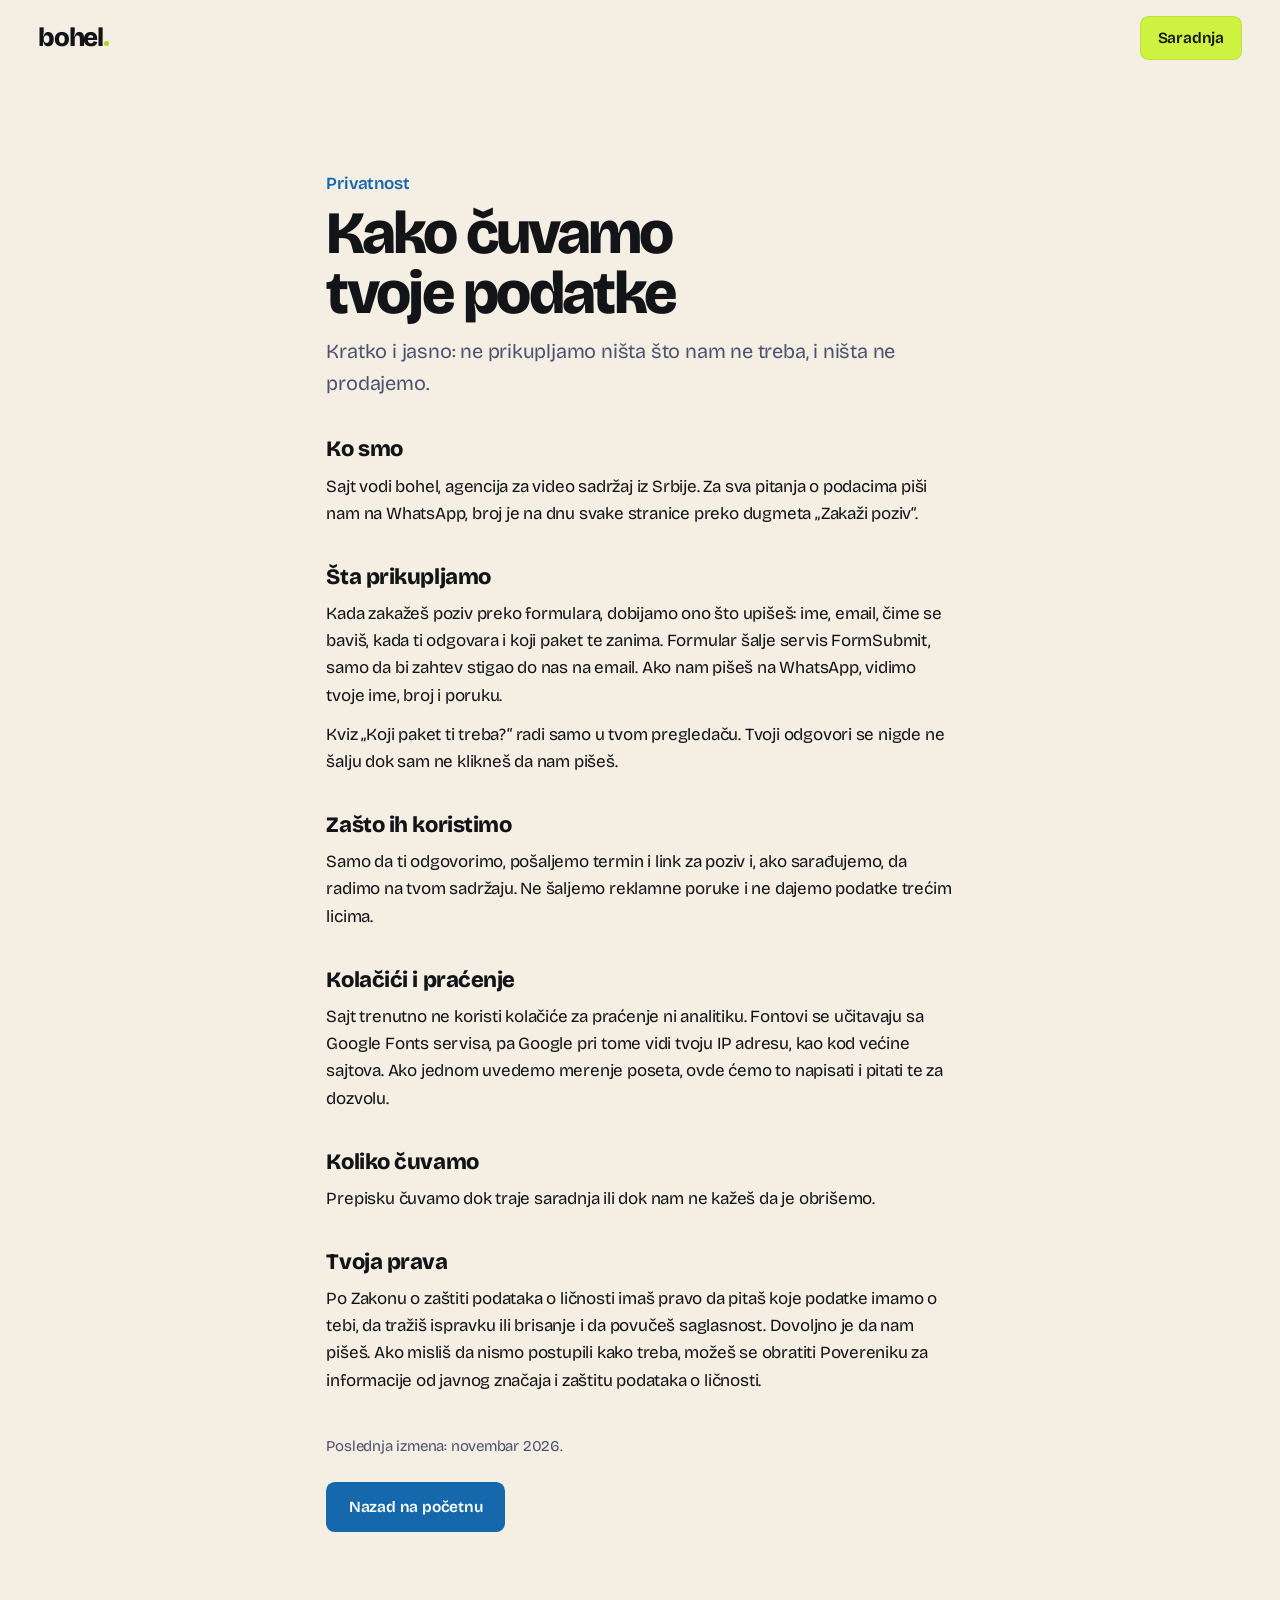
<file: privatnost.html>
<!doctype html>
<html lang="sr-Latn">
<head>
  <meta charset="utf-8">
  <meta name="viewport" content="width=device-width, initial-scale=1">
  <title>Privatnost | bohel</title>
  <meta name="description" content="Kako bohel čuva tvoje podatke.">
  <link rel="canonical" href="https://bohel.rs/privatnost.html">
  <meta property="og:type" content="website">
  <meta property="og:site_name" content="bohel">
  <meta property="og:locale" content="sr_RS">
  <meta property="og:url" content="https://bohel.rs/privatnost.html">
  <meta property="og:title" content="Privatnost | bohel">
  <meta property="og:description" content="Kako bohel čuva tvoje podatke.">
  <meta property="og:image" content="https://bohel.rs/img/og.jpg">
  <meta property="og:image:width" content="1200">
  <meta property="og:image:height" content="630">
  <meta name="twitter:card" content="summary_large_image">
  <meta name="twitter:image" content="https://bohel.rs/img/og.jpg">
  <meta name="theme-color" content="#f4eee3">
  <link rel="icon" type="image/png" sizes="32x32" href="img/favicon-32.png">
  <link rel="icon" type="image/png" sizes="512x512" href="img/icon-512.png">
  <link rel="apple-touch-icon" href="img/apple-touch-icon.png">
  <link rel="preconnect" href="https://fonts.googleapis.com">
  <link rel="preconnect" href="https://fonts.gstatic.com" crossorigin>
  <link href="https://fonts.googleapis.com/css2?family=Bricolage+Grotesque:opsz,wdth,wght@12..96,75..100,300..800&display=swap" rel="stylesheet">
  <link rel="stylesheet" href="styles.css?v=61">
</head>
<body>
  <header class="nav nav--plain">
    <a class="nav__logo" href="index.html" aria-label="bohel, početna">bohel<i></i></a>
    <a class="btn btn--sm nav__cta" href="index.html#zakazi">Saradnja</a>
  </header>
  <main class="doc" id="sadrzaj">
    <p class="doc__kicker">Privatnost</p>
    <h1>Kako čuvamo tvoje podatke</h1>
    <p class="doc__lead">Kratko i jasno: ne prikupljamo ništa što nam ne treba, i ništa ne prodajemo.</p>

    <h2>Ko smo</h2>
    <p>Sajt vodi bohel, agencija za video sadržaj iz Srbije. Za sva pitanja o podacima piši nam na WhatsApp, broj je na dnu svake stranice preko dugmeta „Zakaži poziv“.</p>

    <h2>Šta prikupljamo</h2>
    <p>Kada zakažeš poziv preko formulara, dobijamo ono što upišeš: ime, email, čime se baviš, kada ti odgovara i koji paket te zanima. Formular šalje servis FormSubmit, samo da bi zahtev stigao do nas na email. Ako nam pišeš na WhatsApp, vidimo tvoje ime, broj i poruku.</p>
    <p>Kviz „Koji paket ti treba?“ radi samo u tvom pregledaču. Tvoji odgovori se nigde ne šalju dok sam ne klikneš da nam pišeš.</p>

    <h2>Zašto ih koristimo</h2>
    <p>Samo da ti odgovorimo, pošaljemo termin i link za poziv i, ako sarađujemo, da radimo na tvom sadržaju. Ne šaljemo reklamne poruke i ne dajemo podatke trećim licima.</p>

    <h2>Kolačići i praćenje</h2>
    <p>Sajt trenutno ne koristi kolačiće za praćenje ni analitiku. Fontovi se učitavaju sa Google Fonts servisa, pa Google pri tome vidi tvoju IP adresu, kao kod većine sajtova. Ako jednom uvedemo merenje poseta, ovde ćemo to napisati i pitati te za dozvolu.</p>

    <h2>Koliko čuvamo</h2>
    <p>Prepisku čuvamo dok traje saradnja ili dok nam ne kažeš da je obrišemo.</p>

    <h2>Tvoja prava</h2>
    <p>Po Zakonu o zaštiti podataka o ličnosti imaš pravo da pitaš koje podatke imamo o tebi, da tražiš ispravku ili brisanje i da povučeš saglasnost. Dovoljno je da nam pišeš. Ako misliš da nismo postupili kako treba, možeš se obratiti Povereniku za informacije od javnog značaja i zaštitu podataka o ličnosti.</p>

    <p class="doc__date">Poslednja izmena: novembar 2026.</p>
    <a class="btn" href="index.html">Nazad na početnu</a>
  </main>
</body>
</html>
</file>
<file: styles.css>
:root {
  --bg: #f4eee3;
  --panel: #e9e0cf;
  --card: #fbf8f1;
  --ink: #131418;
  --mute: #4c5270;
  --line: rgba(19, 20, 24, .13);
  --blue: #1668ad;
  --lime: #c6f135;
  --lime-soft: #e4fb7d;
  --orange: #c6f135;
  --orange-text: #1668ad;
  --gutter: clamp(1rem, 3vw, 2.75rem);
  --font: "Bricolage Grotesque", "Arial Narrow", system-ui, sans-serif;
  --mono: "JetBrains Mono", ui-monospace, Menlo, monospace;
  color-scheme: light;
}

*, *::before, *::after { box-sizing: border-box; }
html { -webkit-text-size-adjust: 100%; scroll-padding-top: 5.5rem; }
@media (prefers-reduced-motion: no-preference) { html { scroll-behavior: smooth; } }
body { margin: 0; background: var(--bg); color: var(--ink); font-family: var(--font); font-size: 1.0625rem; line-height: 1.42; letter-spacing: -.012em; overflow-x: clip; -webkit-font-smoothing: antialiased; }
h1, h2, h3, p, ul, ol, fieldset { margin: 0; padding: 0; border: 0; }
ul, ol { list-style: none; }
img { display: block; max-width: 100%; }
a { color: inherit; text-decoration: none; }
button, input { font: inherit; color: inherit; letter-spacing: inherit; }
button { cursor: pointer; background: none; border: 0; }
em { font-style: normal; color: var(--orange-text); }
:focus-visible { outline: 2px solid var(--blue); outline-offset: 3px; }
h1, h2 { font-weight: 800; text-wrap: balance; letter-spacing: -.05em; line-height: .96; }
h2 { font-size: clamp(2.25rem, 5vw, 4.75rem); }

.sr, .switch input, .slot input { position: absolute; width: 1px; height: 1px; margin: -1px; padding: 0; overflow: hidden; clip: rect(0 0 0 0); white-space: nowrap; border: 0; }
.slot, .switch label { position: relative; }
.skip { position: fixed; left: var(--gutter); top: -4rem; z-index: 100; background: var(--ink); color: var(--card); padding: .75rem 1rem; border-radius: .5rem; }
.skip:focus { top: .75rem; }

/* Buttons */
.btn { display: inline-flex; align-items: center; justify-content: center; gap: .6rem; min-height: 50px; padding: .7rem 1.4rem; border-radius: .55rem; background: var(--blue); color: #fff; font-size: .9688rem; font-weight: 600; transition: background .2s, color .2s; }
.btn span { transition: transform .25s; }
.btn:hover { background: #125a96; }
.btn:hover span { transform: translateX(.2rem); }
.btn--sm { min-height: 44px; padding: .5rem 1.1rem; }
.btn--ghost { background: var(--panel); color: var(--ink); }
.btn--ghost:hover { background: #ddd2bd; }
.btn--soft { background: var(--panel); color: var(--ink); }
.btn--soft:hover { background: var(--blue); color: #fff; }
.btn--orange { background: var(--orange-text); }
.btn--orange:hover { background: #0f4f86; }
.btn--wide { width: 100%; }

/* Nav */
.nav { position: sticky; top: 0; z-index: 40; display: grid; grid-template-columns: 1fr auto 1fr; align-items: center; gap: 1rem; padding: .7rem var(--gutter); background: rgba(244, 238, 227, .92); -webkit-backdrop-filter: blur(12px); backdrop-filter: blur(12px); }
.nav__logo { justify-self: start; display: inline-flex; align-items: baseline; padding-top: .45rem; min-height: 44px; font-size: 1.625rem; font-weight: 800; letter-spacing: -.05em; }
.nav__logo i, .show__word i { display: inline-block; width: .2em; height: .2em; margin-left: .05em; border-radius: 50%; background: var(--blue); }
.show__word i { background: var(--ink); }
.nav__links { display: flex; gap: .25rem; font-size: .9688rem; font-weight: 500; }
.nav__links a { display: inline-flex; align-items: center; min-height: 44px; padding: 0 .9rem; border-radius: .5rem; transition: background .2s; }
.nav__links a:hover { background: var(--panel); }
.nav .btn { justify-self: end; }

/* Hero */
h1 { font-size: clamp(2.5rem, 6.8vw, 6.25rem); }
.hero__sub { max-width: 34rem; margin: 1.25rem auto 0; color: var(--ink); }
.hero__cta { display: flex; justify-content: center; flex-wrap: wrap; gap: .5rem; margin-top: 1.5rem; }

/* Monitor koji ostaje na ekranu dok se skroluje */
.show { position: relative; }
.show__intro { position: relative; z-index: 2; padding: clamp(2.5rem, 7vh, 4.5rem) var(--gutter) clamp(1rem, 3vh, 2rem); text-align: center; }
.show__pin { position: sticky; top: 0; z-index: 1; height: 100vh; height: 100svh; overflow: hidden; perspective: 1800px; }
.show__word { position: absolute; left: 0; right: 0; top: clamp(4.5rem, 10vh, 6.5rem); display: flex; justify-content: center; align-items: baseline; color: var(--card); font-size: min(31vw, 52vh); font-weight: 800; line-height: .8; letter-spacing: -.06em; white-space: nowrap; will-change: transform; }
.show__rig { position: absolute; left: 50%; bottom: clamp(.5rem, 3vh, 2rem); width: min(86vw, calc((100vh - 9rem) * 1.38)); margin-left: calc(min(86vw, calc((100vh - 9rem) * 1.38)) / -2); transform-origin: 50% 80%; will-change: transform; }
.note { position: absolute; display: grid; gap: .1rem; padding: .8rem 1rem; border-radius: .75rem; background: var(--card); box-shadow: 0 18px 40px rgba(19, 20, 24, .3); font-size: .9375rem; line-height: 1.2; will-change: transform; }
.note b { color: var(--orange-text); font-weight: 600; }
.note--a { left: 3vw; top: 46%; }
.note--c { right: 5vw; top: 70%; }
.show__dim { position: absolute; inset: 0; background: #1668ad; opacity: 0; pointer-events: none; }
.show__gap { height: 48vh; }
.show__story { position: relative; z-index: 2; display: grid; gap: clamp(1.75rem, 5vh, 3rem); max-width: 60rem; margin: 0 auto; padding: 8vh var(--gutter) 18vh; color: var(--card); }
.show__story h2 { font-size: clamp(2.5rem, 6vw, 5.5rem); }
.show__story p { font-size: clamp(1.625rem, 3.2vw, 3rem); font-weight: 600; line-height: 1.1; letter-spacing: -.04em; }
.show__story em { color: var(--lime); }
.band { padding: clamp(2rem, 5vh, 3.5rem) var(--gutter); }

/* Monitor */
.monitor__screen { container-type: inline-size; position: relative; overflow: hidden; aspect-ratio: 16 / 10; border: clamp(6px, .9vw, 12px) solid #0b0c11; border-radius: clamp(.6rem, 1.2vw, 1rem); background: #14151c; color: #f3efe6; text-align: left; box-shadow: 0 0 0 1px #34363f, 0 36px 64px rgba(19, 20, 24, .42); }
.monitor__neck { width: 15%; height: clamp(18px, 3.4vw, 50px); margin: 0 auto; background: linear-gradient(90deg, #8c8e95, #dcdde0 50%, #85878e); }
.monitor__base { width: 34%; height: clamp(6px, .8vw, 11px); margin: 0 auto; border-radius: 6px 6px 2px 2px; background: linear-gradient(180deg, #ebecee, #a5a7ad); box-shadow: 0 14px 22px rgba(19, 20, 24, .32); }
.screen { display: flex; flex-direction: column; gap: .8em; height: 100%; padding: 1.1em; font-size: clamp(7px, 2.5cqw, 16px); line-height: 1.2; }
.bar { display: flex; flex: none; justify-content: space-between; align-items: center; }
.bar b { font-size: 1.15em; font-weight: 600; letter-spacing: -.02em; }
.bar span { padding: .25em .6em; border-radius: .4em; background: #262833; color: #c3c5d0; font-size: .85em; font-weight: 500; }
.seq { opacity: 0; transform: translateY(.6em) scale(.97); transition: opacity .35s, transform .45s cubic-bezier(.2, .9, .3, 1.2); }
.seq.lit { opacity: 1; transform: none; }

.facts { display: grid; grid-template-columns: repeat(4, minmax(0, 1fr)); gap: 1rem; padding: clamp(1.5rem, 4vh, 2.5rem) 0; text-align: left; color: var(--ink); }
.facts li { display: flex; flex-direction: column; }
.facts b { font-size: clamp(2rem, 3.6vw, 3.25rem); font-weight: 600; line-height: 1; letter-spacing: -.05em; }
.facts span { margin-top: .3rem; font-size: .9688rem; font-weight: 500; }


/* Story */
.story { display: grid; gap: clamp(1rem, 2vw, 1.5rem); padding: 0 var(--gutter); }
.row { display: grid; grid-template-columns: minmax(0, 5fr) minmax(0, 7fr); gap: clamp(1.5rem, 4vw, 4rem); }
.row__text { position: sticky; top: 7rem; align-self: start; display: grid; grid-template-columns: clamp(3rem, 6vw, 5.5rem) minmax(0, 1fr); padding: clamp(1.5rem, 5vh, 3.5rem) 0; }
.row__no { font-size: clamp(1.5rem, 2.4vw, 2.25rem); font-weight: 600; letter-spacing: -.04em; line-height: 1.1; }
.row__kicker { color: var(--orange-text); font-size: clamp(1.5rem, 2.4vw, 2.25rem); font-weight: 800; letter-spacing: -.04em; line-height: 1.1; }
.row h2 { margin-top: .2rem; font-size: clamp(1.5rem, 2.4vw, 2.25rem); letter-spacing: -.04em; line-height: 1.08; }
.row__text p:not(.row__kicker):not(.price__value) { margin-top: .9rem; color: var(--mute); max-width: 27rem; }
.row__text .btn { margin-top: 1.25rem; }
.scene { display: grid; place-items: center; min-height: clamp(440px, 72vh, 640px); padding: clamp(1rem, 3vw, 2.5rem); border-radius: 1.25rem; background: radial-gradient(120% 90% at 85% 0%, #eefcae 0, rgba(238, 252, 174, 0) 60%), linear-gradient(155deg, #b4e21f 0, #cdf23f 58%, #e4fb7d 100%); }
.scene .monitor { width: min(100%, 640px); transform: rotateX(4deg) rotateY(-7deg); }
.scene { perspective: 1500px; }

/* Plan meseca */
.cal { flex: 1; min-height: 0; display: grid; grid-template-columns: repeat(7, 1fr); grid-auto-rows: 1fr; gap: .4em; }
.cal i { border-radius: .45em; background: #1e2029; transform: scale(.92); transition: background .3s, transform .4s cubic-bezier(.2, .9, .3, 1.6); }
.cal i.lit { transform: none; }
.cal i.s.lit, .legend .s::before { background: #f3efe6; }
.cal i.m.lit, .legend .m::before { background: #4aa3ee; }
.cal i.o.lit, .legend .o::before { background: var(--lime); }
.legend { display: flex; flex: none; gap: 1.1em; font-weight: 500; }
.legend span { display: inline-flex; align-items: center; gap: .4em; }
.legend span::before { content: ""; width: .65em; height: .65em; border-radius: 50%; }

/* Rast profila */
.chart { display: block; flex: 1; min-height: 0; width: 100%; }
.chart path { fill: none; }
.chart__grid { stroke: rgba(243, 239, 230, .14); stroke-dasharray: 3 6; }
.chart .chart__area { fill: rgba(74, 163, 238, .16); opacity: 0; transition: opacity .8s; }
.chart .chart__area.lit { opacity: 1; }
.chart__views, .chart__leads { stroke-width: 4; stroke-linecap: round; stroke-dasharray: 1; stroke-dashoffset: 1; transition: stroke-dashoffset 2.4s ease-out; }
.chart__views { stroke: #4aa3ee; }
.chart__leads { stroke: var(--lime); }
.chart__views.lit, .chart__leads.lit { stroke-dashoffset: 0; }
.chain { display: flex; flex: none; align-items: center; }
.chain span { flex: none; padding: .5em .7em; border-radius: .5em; background: #1e2029; color: #a4a6b4; font-weight: 600; transition: background .3s, color .3s; }
.chain span.lit { background: var(--lime); color: var(--ink); }
.chain i { flex: 1; min-width: .5em; border-top: 2px dashed #454856; }

/* Poruke */
.chat { flex: 1; min-height: 0; display: flex; flex-direction: column; justify-content: flex-end; gap: .45em; }
.chat p { max-width: 80%; padding: .55em .8em; border-radius: .8em; }
.chat .in { align-self: flex-start; background: #262833; }
.chat .out { align-self: flex-end; background: #1668ad; }
.typing { position: absolute; right: 1.1em; bottom: 1.1em; display: flex; gap: .25em; padding: .7em .8em; border-radius: .8em; background: #1668ad; opacity: 0; transition: opacity .2s; }
.typing.lit { opacity: 1; }
.typing i { width: .45em; height: .45em; border-radius: 50%; background: #fff; animation: dots .9s ease-in-out infinite; }
.typing i:nth-child(2) { animation-delay: .15s; }
.typing i:nth-child(3) { animation-delay: .3s; }
@keyframes dots { 50% { transform: translateY(-.3em); opacity: .5; } }
.chips { display: flex; justify-content: flex-end; gap: .35em; }
.chips span { padding: .4em .7em; border-radius: .5em; background: #262833; font-weight: 600; transition: background .3s; }
.chips span.lit { background: var(--lime); color: var(--ink); }

/* Termin */
.pick { position: relative; flex: 1; min-height: 0; display: flex; flex-direction: column; gap: .45em; }
.pick__days, .pick__times { flex: 1; min-height: 0; display: grid; gap: .35em; }
.pick__days { grid-template-columns: repeat(5, 1fr); }
.pick__times { grid-template-columns: repeat(3, 1fr); }
.pick__days span, .pick__times span { display: grid; place-content: center; border-radius: .5em; background: #1e2029; font-weight: 600; line-height: 1.05; text-align: center; transition: background .3s; }
.pick small { display: block; color: #a4a6b4; font-size: .78em; font-weight: 500; }
.pick__days span.lit, .pick__times span.lit { background: var(--lime); color: var(--ink); }
.pick__days span.lit small { color: var(--ink); }
.pick__go { flex: none; display: grid; place-items: center; padding: .8em; border-radius: .55em; background: #f3efe6; color: #14151c; font-weight: 700; transition: transform .2s; }
.pick__go.lit { transform: scale(.97); }
.toast { position: absolute; left: 50%; top: 50%; display: flex; align-items: center; gap: .5em; padding: .9em 1.2em; border-radius: .8em; background: #fff; color: #14151c; font-size: 1.15em; font-weight: 700; white-space: nowrap; box-shadow: 0 14px 34px rgba(0, 0, 0, .45); opacity: 0; transform: translate(-50%, -40%) scale(.9); transition: opacity .3s, transform .4s cubic-bezier(.2, .9, .3, 1.4); }
.toast.lit { opacity: 1; transform: translate(-50%, -50%); }
.toast i { display: grid; place-items: center; width: 1.5em; height: 1.5em; border-radius: 50%; background: #1f9d55; color: #fff; font-style: normal; }

.price { margin-top: 1.25rem; }
.switch { display: inline-grid; grid-template-columns: auto auto; gap: .2rem; padding: .2rem; border-radius: .6rem; background: var(--panel); }
.switch span { display: flex; align-items: center; min-height: 44px; padding: 0 .9rem; border-radius: .45rem; font-size: .9375rem; font-weight: 600; cursor: pointer; }
.switch input:checked + span { background: var(--blue); color: #fff; }
.switch input:focus-visible + span { outline: 2px solid var(--blue); outline-offset: 2px; }
.price__value { margin-top: .75rem; color: var(--orange-text); font-size: clamp(3rem, 5vw, 4.5rem); font-weight: 600; line-height: 1; letter-spacing: -.05em; }
.row__text .price__note { margin-top: .35rem; }

/* How */
.how { padding: clamp(5rem, 13vh, 9rem) var(--gutter) 0; }
.how__grid { display: grid; grid-template-columns: repeat(4, minmax(0, 1fr)); margin-top: clamp(2rem, 5vh, 3rem); border: 1px solid var(--line); border-radius: 1.25rem; }
.how__grid li { display: flex; flex-direction: column; min-height: 240px; padding: 1.5rem; border-left: 1px solid var(--line); }
.how__grid li:first-child { border-left: 0; }
.how__grid span { color: var(--orange-text); font-weight: 600; }
.how__grid h3 { margin-top: auto; font-size: clamp(1.375rem, 2vw, 1.75rem); font-weight: 600; letter-spacing: -.035em; }
.how__grid p { margin-top: .4rem; color: var(--mute); }

/* Packs */
.packs { padding: clamp(5rem, 13vh, 9rem) var(--gutter); }
.packs__head { display: flex; justify-content: space-between; align-items: flex-end; gap: 2rem; }
.packs__head p { max-width: 22rem; color: var(--mute); }
.packs__grid { display: grid; grid-template-columns: repeat(3, minmax(0, 1fr)); gap: clamp(.375rem, 1.2vw, 1rem); margin-top: clamp(1.75rem, 4vh, 2.5rem); }
.pack { display: flex; flex-direction: column; gap: clamp(.6rem, 1.4vw, 1rem); min-width: 0; padding: clamp(.7rem, 1.8vw, 1.5rem); border-radius: 1rem; background: var(--card); }
.pack h3 { color: var(--orange-text); font-size: clamp(1.0625rem, 1.8vw, 1.375rem); font-weight: 600; letter-spacing: -.03em; }
.pack__price { display: flex; flex-wrap: wrap; align-items: baseline; gap: .15rem .4rem; font-size: clamp(1.75rem, 4.6vw, 4rem); font-weight: 600; line-height: 1; letter-spacing: -.05em; }
.pack__price small { color: var(--mute); font-size: clamp(.75rem, 1.1vw, .9688rem); font-weight: 500; letter-spacing: -.01em; }
.pack .btn { min-height: 46px; padding: .5rem; }
.pack li { padding: clamp(.45rem, .9vw, .7rem) 0; border-top: 1px solid var(--line); font-size: clamp(.8125rem, 1.15vw, 1rem); font-weight: 500; line-height: 1.2; }
.pack--main { background: var(--blue); color: var(--card); }
.pack--main h3 { color: var(--lime); }
.pack--main small { color: var(--card); }
.pack--main li { border-color: rgba(251, 248, 241, .25); }
.pack--main .btn { background: var(--lime); color: var(--ink); }
.pack--main .btn:hover { background: #a9d61e; }

/* End */
.end { display: grid; grid-template-columns: minmax(0, 1fr) minmax(0, 1fr); gap: clamp(2rem, 5vw, 5rem); align-items: start; padding: clamp(4.5rem, 11vh, 7.5rem) var(--gutter); background: var(--blue); color: var(--card); }
.end em { color: var(--lime); }
.end__copy { position: sticky; top: 7rem; }
.end__copy p { margin-top: 1.25rem; font-size: 1.125rem; }
.book { display: grid; gap: 1.4rem; padding: clamp(1.1rem, 2.2vw, 1.75rem); border-radius: 1rem; background: var(--card); color: var(--ink); }
legend { padding: 0; margin-bottom: .5rem; font-size: .9688rem; font-weight: 600; }
.slots { display: grid; grid-template-columns: repeat(3, minmax(0, 1fr)); gap: .3rem; }
.slots--days { grid-template-columns: repeat(5, minmax(0, 1fr)); }
.slots--packs { grid-template-columns: repeat(4, minmax(0, 1fr)); }
.slot span { display: flex; flex-direction: column; align-items: center; justify-content: center; min-height: 50px; padding: .3rem .15rem; border-radius: .5rem; background: var(--panel); font-size: .9688rem; font-weight: 600; line-height: 1.1; text-align: center; cursor: pointer; transition: background .2s, color .2s; }
.slot span:hover { background: #ddd2bd; }
.slot small { font-size: .8125rem; font-weight: 500; }
.slot input:checked + span { background: var(--orange-text); color: var(--card); }
.slot input:focus-visible + span { outline: 2px solid var(--ink); outline-offset: 2px; }
.fields { display: grid; grid-template-columns: 1fr 1fr; gap: .6rem; }
.field label { display: block; margin-bottom: .25rem; font-size: .9375rem; font-weight: 500; }
.field input { width: 100%; min-height: 50px; padding: .25rem .8rem; border: 1px solid transparent; border-radius: .5rem; background: var(--panel); color: var(--ink); font-size: 1.0625rem; font-weight: 500; }
.field input:focus { outline: none; border-color: var(--ink); }
.err { margin-top: .3rem; color: #b42318; font-size: .9375rem; font-weight: 600; }
.err:empty, .book__status:empty { display: none; }
.book__status { font-weight: 600; }

/* Footer */

@media (max-width: 899px) {
  .show__rig { width: 94vw; margin-left: -47vw; }
  .show__word { top: 5.5rem; font-size: 33vw; }
  .note--a, .note--c { display: none; }
  .nav { grid-template-columns: 1fr auto; }
  .nav__links { display: none; }
  .facts { grid-template-columns: repeat(2, minmax(0, 1fr)); }
  .row { grid-template-columns: minmax(0, 1fr); gap: 0; }
  .row__text { position: static; padding-bottom: 1.25rem; }
  .scene { min-height: 400px; }
  .how__grid { grid-template-columns: repeat(2, minmax(0, 1fr)); }
  .how__grid li { min-height: 190px; padding: 1.1rem; border-top: 1px solid var(--line); }
  .how__grid li:nth-child(-n+2) { border-top: 0; }
  .how__grid li:nth-child(odd) { border-left: 0; }
  .packs__head { flex-direction: column; align-items: flex-start; gap: .9rem; }
  .end { grid-template-columns: minmax(0, 1fr); }
  .end__copy { position: static; }
  .slots--packs { grid-template-columns: repeat(2, minmax(0, 1fr)); }
  .fields { grid-template-columns: 1fr; }
}
@media (max-width: 480px) {
  .pack .btn { font-size: .875rem; }
  .pack .btn span { display: none; }
}
@media (prefers-reduced-motion: reduce) {
  *, *::before, *::after { animation: none !important; transition: none !important; }
}

@media (max-width: 899px) {
  .show__rig { bottom: 24vh; bottom: 24svh; }
}

/* Monitor sa ponudom, šivena kamera i mikrofon */
.cam { position: relative; perspective: 1600px; }
.cam__view { position: relative; z-index: 1; width: 82%; margin: 0 auto; transform: rotateX(3deg) rotateY(-7deg); transform-origin: 50% 100%; }
.pillow, .social { position: absolute; z-index: 3; filter: drop-shadow(0 24px 24px rgba(19, 20, 24, .36)); will-change: transform; }
.pillow { right: -3%; bottom: -3%; width: 33%; animation: pillow 5.5s ease-in-out infinite alternate; }
.pillow svg, .social svg { display: block; width: 100%; height: auto; overflow: visible; }
.pillow__dot { animation: rec 1.3s steps(2, jump-none) infinite; }
@keyframes pillow { from { transform: translateY(2%) rotate(-7deg); } to { transform: translateY(-3%) rotate(-4deg); } }
@keyframes rec { to { opacity: .25; } }

.board { display: grid; grid-template-columns: 17% minmax(0, 1fr); height: 100%; background: #14151c; color: #f3efe6; font-size: clamp(6px, 1.5cqw, 15px); line-height: 1.2; }
.board__side { display: flex; flex-direction: column; gap: .25em; padding: 1.3em .8em; background: #0f1016; font-weight: 500; }
.board__logo { display: flex; align-items: baseline; margin: 0 .5em 1em; font-size: 1.7em; font-weight: 800; letter-spacing: -.05em; }
.board__logo i { width: .2em; height: .2em; margin-left: .05em; border-radius: 50%; background: var(--lime); }
.board__side span { padding: .6em .7em; border-radius: .5em; color: #a4a6b4; }
.board__side .on { background: var(--lime); color: var(--ink); }
.board__main { display: flex; flex-direction: column; gap: .9em; min-width: 0; padding: 1.3em; }
.board__head { display: flex; justify-content: space-between; align-items: center; }
.board__head b { font-size: 1.9em; font-weight: 800; letter-spacing: -.04em; }
.board__head span { padding: .35em .7em; border-radius: .45em; background: #262833; color: #c3c5d0; font-weight: 500; }
.tiles { display: grid; grid-template-columns: repeat(4, minmax(0, 1fr)); gap: .7em; }
.tile { display: flex; flex-direction: column; gap: .3em; min-width: 0; padding: .95em; border-radius: .7em; background: #1e2029; }
.tile i { font-style: normal; color: var(--lime); font-size: .9em; font-weight: 600; }
.tile b { font-size: 1.5em; font-weight: 800; line-height: 1.02; letter-spacing: -.035em; }
.tile span { color: #a4a6b4; }
.tile--on { background: var(--lime); color: var(--ink); }
.tile--on i, .tile--on span { color: var(--ink); }
.board__low { flex: 1; min-height: 0; display: grid; grid-template-columns: minmax(0, 1.75fr) minmax(0, 1fr); gap: .7em; }
.panel-ui { display: flex; flex-direction: column; gap: .6em; min-height: 0; padding: .95em; border-radius: .7em; background: #1e2029; }
.panel-ui > b { font-size: 1.2em; font-weight: 700; letter-spacing: -.02em; }
.growth { flex: 1; min-height: 0; width: 100%; display: block; }
.growth path { fill: none; vector-effect: non-scaling-stroke; }
.growth .g1 { stroke: rgba(243, 239, 230, .14); stroke-dasharray: 3 6; }
.growth .g2 { fill: rgba(74, 163, 238, .16); }
.growth .g3 { stroke: #4aa3ee; stroke-width: 3; stroke-linecap: round; }
.growth .g4 { stroke: var(--lime); stroke-width: 3; stroke-linecap: round; }
.board .legend { font-size: .95em; }
.ticks { flex: 1; display: flex; flex-direction: column; justify-content: space-between; }
.ticks li { display: flex; align-items: center; gap: .6em; font-weight: 500; }
.ticks li::before { content: "✓"; display: grid; place-items: center; flex: none; width: 1.5em; height: 1.5em; border-radius: 50%; background: var(--lime); color: var(--ink); font-size: .85em; font-weight: 700; }

@container (max-width: 560px) {
  .board { grid-template-columns: minmax(0, 1fr); font-size: 2.35cqw; }
  .board__side { display: none; }
  .board__main { padding: .9em; gap: .6em; }
  .tiles { grid-template-columns: repeat(2, minmax(0, 1fr)); gap: .4em; }
  .tile { padding: .55em .7em; }
  .tile span { display: none; }
  .tile b { font-size: 1.25em; }
  .board__low { grid-template-columns: minmax(0, 1fr); }
  .board__low .panel-ui:last-child { display: none; }
}
@media (max-width: 899px) {
  .cam__view { width: 100%; transform: rotateX(2deg) rotateY(-4deg); }
  .pillow { right: -2%; bottom: -26%; width: 44%; }
  }
@media (prefers-reduced-motion: reduce) {
  .pillow__dot { opacity: 1; }
}

.show__word { top: clamp(5.5rem, 11.5vh, 7rem); }
@media (max-width: 899px) {
  .show__word { top: 5.75rem; }
}
.pillow { right: -14%; bottom: -5%; width: 30%; }
.note--a { top: 66%; }
.note--c { top: 24%; }
@media (max-width: 1199px) {
  .pillow { right: -6%; }
  }
@media (max-width: 899px) {
  .pillow { right: -2%; bottom: -30%; width: 42%; }
  }

/* Klapa */
.pillow { filter: none; }
.pillow svg { filter: drop-shadow(0 22px 22px rgba(19, 20, 24, .34)); }
.pillow .clap-top { position: absolute; inset: 0; transform-origin: 11.15% 22.55%; will-change: transform; animation: clap 4.8s cubic-bezier(.3, 0, .3, 1) infinite; }
@keyframes clap {
  0%, 58% { transform: rotate(-19deg); }
  66% { transform: rotate(0); }
  70% { transform: rotate(-3.5deg); }
  74%, 86% { transform: rotate(0); }
  100% { transform: rotate(-19deg); }
}
@media (prefers-reduced-motion: reduce) {
  .pillow .clap-top { transform: rotate(-19deg); }
}
.pillow { bottom: 1%; right: -13%; }
@media (max-width: 1199px) { .pillow { right: -6%; } }
@media (max-width: 899px) { .pillow { right: -2%; bottom: -30%; } }

/* Klapa: udarac */
.clap { position: relative; animation: jolt 4.8s ease-out infinite; transform-origin: 30% 90%; }
@keyframes jolt { 0%, 64% { transform: none; } 67% { transform: translate(-1.2%, 2.2%) rotate(-1.6deg) scale(.985); } 72% { transform: translate(.4%, -.8%) rotate(.6deg); } 78%, 100% { transform: none; } }
.clap-hit { position: absolute; inset: 0; overflow: visible; opacity: 0; animation: hit 4.8s ease-out infinite; transform-origin: 96% 22%; }
@keyframes hit { 0%, 65% { opacity: 0; transform: scale(.6); } 67% { opacity: 1; transform: scale(1); } 76%, 100% { opacity: 0; transform: scale(1.25); } }

@media (prefers-reduced-motion: reduce) {
  .clap-hit { display: none; }
}

/* Realan monitor, okrenut udesno */
.cam { perspective: 1700px; }
.cam__view { position: relative; z-index: 1; width: 82%; margin: 0 auto; transform-style: preserve-3d; transform: rotateX(5deg) rotateY(15deg) rotateZ(-.4deg); transform-origin: 50% 100%; }
.monitor__body { position: relative; transform-style: preserve-3d; }
.cam__view .monitor__screen { border: clamp(5px, .75vw, 11px) solid #050506; border-radius: clamp(.7rem, 1.3vw, 1.15rem); box-shadow: 0 0 0 1.5px #3c3f47, 0 40px 70px rgba(40, 50, 0, .38); }
.cam__view .monitor__screen::after { content: ""; position: absolute; inset: 0; background: linear-gradient(118deg, rgba(255, 255, 255, .13) 0, rgba(255, 255, 255, .03) 32%, rgba(255, 255, 255, 0) 48%); pointer-events: none; }
.monitor__edge { position: absolute; top: 2px; bottom: 2px; left: 0; width: clamp(10px, 1.5vw, 20px); border-radius: 6px; background: linear-gradient(90deg, #7f828a, #d8dade 55%, #a5a8af); transform-origin: left center; transform: rotateY(90deg); }
.monitor__stand { display: block; width: 46%; margin: -2px auto 0; overflow: visible; }

/* Brojač: lajkovi, komentari, pratioci */
.social { left: -10%; top: 26%; width: auto; animation: social 4.4s ease-in-out infinite alternate; }
@keyframes social { from { transform: translateY(-4%); } to { transform: translateY(6%); } }
.social__card { position: relative; display: flex; gap: clamp(.6rem, 1.2vw, 1.1rem); padding: clamp(.55rem, .9vw, .8rem) clamp(.8rem, 1.3vw, 1.15rem); border-radius: 999px; background: #fff; color: var(--ink); box-shadow: 0 18px 40px rgba(20, 30, 0, .22); font-size: clamp(.875rem, 1.25vw, 1.125rem); font-weight: 700; font-variant-numeric: tabular-nums; }
.social__card::after { content: ""; position: absolute; left: 22%; bottom: -9px; width: 20px; height: 20px; border-radius: 0 0 6px 0; background: #fff; transform: rotate(45deg); }
.social__card span { display: inline-flex; align-items: center; gap: .4em; min-width: 3.6em; }
.social__card svg { flex: none; width: 1.25em; height: 1.25em; }
.social__card .heart { fill: #ff3b30; transform-origin: center; }
.social__card .is-pop .heart { animation: beat .5s ease-out; }
@keyframes beat { 40% { transform: scale(1.3); } }

/* Lime početak */
.show__word { color: var(--ink); }
.show__word i { background: var(--blue); }
.show__rig { width: min(76vw, calc((100vh - 21rem) * 1.42)); margin-left: calc(min(76vw, calc((100vh - 21rem) * 1.42)) / -2); }

/* Padajući meni */
.drop { position: relative; justify-self: end; }
.drop__btn { gap: .5rem; }
.drop__btn svg { width: 1rem; height: 1rem; transition: transform .25s; }
.drop__btn[aria-expanded="true"] svg { transform: rotate(180deg); }
.drop__menu { position: absolute; right: 0; top: calc(100% + .5rem); width: min(22rem, calc(100vw - 2rem)); padding: .4rem; border-radius: .9rem; background: #fff; box-shadow: 0 24px 50px rgba(19, 20, 24, .2), 0 0 0 1px var(--line); }
.drop__menu[hidden] { display: none; }
.drop__menu a { display: grid; grid-template-columns: 1fr auto; align-items: center; gap: .1rem .75rem; padding: .8rem .9rem; border-radius: .6rem; transition: background .2s; }
.drop__menu a:hover, .drop__menu a:focus-visible { background: var(--bg); }
.drop__menu b { font-weight: 700; }
.drop__menu span { grid-column: 1; color: var(--mute); font-size: .9375rem; }
.drop__menu a::after { content: "→"; grid-column: 2; grid-row: 1 / span 2; color: var(--orange-text); font-weight: 700; }
.drop__menu .is-new b::after { content: "Novo"; margin-left: .5rem; padding: .1rem .45rem; border-radius: .35rem; background: #d6f74a; color: var(--ink); font-size: .75rem; vertical-align: .1em; }

/* Footer */
.foot { background: var(--blue); color: var(--card); }
.foot__in { display: flex; flex-wrap: wrap; justify-content: space-between; align-items: center; gap: 1.25rem 2rem; padding: clamp(2rem, 5vh, 3rem) var(--gutter); }
.foot__logo { display: inline-flex; align-items: baseline; font-size: 1.75rem; font-weight: 800; letter-spacing: -.05em; }
.foot__logo i { display: inline-block; width: .2em; height: .2em; margin-left: .05em; border-radius: 50%; background: var(--orange); }
.foot__links { display: flex; flex-wrap: wrap; gap: .25rem 1.5rem; font-weight: 500; }
.foot__links a { display: inline-flex; align-items: center; min-height: 44px; }
.foot__links a:hover { text-decoration: underline; text-underline-offset: .25em; }
.foot__copy { width: 100%; padding-top: 1.25rem; border-top: 1px solid rgba(251, 248, 241, .18); color: rgba(251, 248, 241, .72); font-size: .9375rem; }

/* Strana: koji paket ti treba */
.quiz { max-width: 54rem; margin: 0 auto; padding: clamp(3rem, 8vh, 5rem) var(--gutter) clamp(4rem, 10vh, 6rem); }
.quiz h1 { font-size: clamp(2.5rem, 6vw, 4.75rem); }
.quiz__lead { margin-top: 1rem; color: var(--mute); font-size: 1.125rem; }
.quiz fieldset { margin-top: 2.25rem; }
.quiz legend { margin-bottom: .75rem; font-size: 1.25rem; font-weight: 700; }
.quiz__opts { display: grid; grid-template-columns: 1fr 1fr; gap: .5rem; }
.quiz__opts label { position: relative; }
.quiz__opts input { position: absolute; opacity: 0; }
.quiz__opts span { display: block; padding: 1rem 1.1rem; border: 2px solid transparent; border-radius: .8rem; background: var(--card); font-weight: 600; cursor: pointer; transition: border-color .2s, background .2s; }
.quiz__opts input:checked + span { border-color: var(--blue); background: #fff; }
.quiz__opts input:focus-visible + span { outline: 2px solid var(--blue); outline-offset: 2px; }
.quiz__result { margin-top: 2.5rem; padding: clamp(1.25rem, 3vw, 2rem); border-radius: 1.1rem; background: var(--blue); color: var(--card); }
.quiz__result[hidden] { display: none; }
.quiz__result p:first-child { color: #d6f74a; font-weight: 600; }
.quiz__result h2 { margin-top: .4rem; font-size: clamp(2.25rem, 5vw, 3.75rem); }
.quiz__result ul { margin: 1rem 0 1.5rem; }
.quiz__result li { padding: .5rem 0; border-top: 1px solid rgba(251, 248, 241, .18); }
.quiz__result .btn { background: #d6f74a; color: var(--ink); }
.quiz__hint { margin-top: 1.5rem; color: var(--mute); }

@media (max-width: 899px) {
  .cam__view { width: 100%; transform: rotateX(3deg) rotateY(9deg); }
  .show__rig { width: 94vw; margin-left: -47vw; }
  .social { left: 0; top: -30%; }
  .quiz__opts { grid-template-columns: 1fr; }
}
.note--c { top: 44%; right: 4vw; }

/* Paleta: limeta i svetla plava */
:root { --sky: #4aa3ee; }
.show { background: linear-gradient(180deg, #dcfa66 0, #cdf23f 30%, #bde829 56%, #1668ad 78%, #1668ad 100%); }

/* Jači hero */
.show__intro { padding: clamp(3rem, 9vh, 6rem) var(--gutter) clamp(1.5rem, 4vh, 2.5rem); }
.show__intro h1 { font-size: clamp(3rem, 8.6vw, 8.75rem); line-height: .9; letter-spacing: -.055em; }
.show__intro em { color: var(--blue); }
.rot { display: inline-grid; vertical-align: bottom; overflow: hidden; padding: 0 .16em .04em; margin-left: .04em; border-radius: .14em; background: var(--blue); color: #fff; }
.rot span { grid-area: 1 / 1; display: block; transition: transform .55s cubic-bezier(.7, 0, .2, 1), opacity .4s; }
.rot span:not(.on) { transform: translateY(105%); opacity: 0; }
.rot span.out { transform: translateY(-105%); opacity: 0; }
.hero__sub { max-width: 40rem; font-size: clamp(1.0625rem, 1.5vw, 1.375rem); }
.chips-row { display: flex; flex-wrap: wrap; justify-content: center; gap: .5rem; margin-top: 1.5rem; }
.chips-row span { display: inline-flex; align-items: center; gap: .45rem; padding: .5rem .85rem; border-radius: 999px; background: rgba(255, 255, 255, .72); font-size: .9375rem; font-weight: 600; }
.chips-row span::before { content: ""; width: .5rem; height: .5rem; border-radius: 50%; background: var(--blue); }
.hero__cta .btn { min-height: 56px; padding: .8rem 1.6rem; font-size: 1.0625rem; }
.hero__cta .btn--ghost { background: #fff; }

/* Logo sa lime tačkom */
.nav__logo i { background: var(--lime); box-shadow: 0 0 0 2px var(--ink); }
.foot__logo i { background: var(--lime); }

/* Meni sa stavkama */
.nav { grid-template-columns: auto 1fr auto; }
.nav__links { justify-self: center; gap: .15rem; }
.nav__links a { position: relative; padding: 0 .75rem; }
.nav__links a::after { content: ""; position: absolute; left: .75rem; right: .75rem; bottom: .45rem; height: 3px; border-radius: 2px; background: var(--lime); transform: scaleX(0); transition: transform .3s; }
.nav__links a.is-active::after { transform: scaleX(1); }
.nav__links a.is-active { background: transparent; }

/* Lajkovi dole levo */
.social { left: -7%; top: auto; bottom: 14%; z-index: 4; }
.social__card { box-shadow: 0 20px 44px rgba(19, 20, 24, .28), 0 0 0 1px rgba(19, 20, 24, .06); }

/* Klapa: grafit umesto tamnoplave */
.drop__menu a::after { color: var(--blue); }

@media (max-width: 1100px) {
  .nav__links a { padding: 0 .5rem; font-size: .9rem; }
}
@media (max-width: 899px) {
  html { scroll-padding-top: 7.5rem; }
  .nav { grid-template-columns: 1fr auto; row-gap: .25rem; }
  .nav__links { display: flex; grid-column: 1 / -1; order: 3; justify-self: stretch; overflow-x: auto; scrollbar-width: none; margin: 0 calc(var(--gutter) * -1); padding: 0 var(--gutter); }
  .nav__links::-webkit-scrollbar { display: none; }
  .nav__links a { flex: none; min-height: 40px; }
  .social { left: 0; bottom: -18%; }
}
.rot span { text-align: center; }

/* Logo kao u footeru */
.nav__logo { padding: .3rem .75rem .45rem; border-radius: .6rem; background: var(--blue); color: #fff; min-height: 0; align-self: center; }
.nav__logo i { background: var(--lime); box-shadow: none; }

/* Minimalistička klapa */
.pillow svg { filter: drop-shadow(0 18px 30px rgba(19, 20, 24, .22)); }
.pillow .clap-top { filter: drop-shadow(0 10px 16px rgba(19, 20, 24, .18)); }
.pillow { width: 27%; }

/* Diskretna cena sajta */
.price-note { margin-top: 1.25rem; max-width: 27rem; color: var(--mute); font-size: .9688rem; }

/* Paketi sa karakterom */
.packs h2 em { color: var(--ink); background: linear-gradient(transparent 60%, var(--lime) 60%, var(--lime) 92%, transparent 92%); }
.pack { position: relative; }
.pack__top { display: flex; align-items: center; gap: .6rem; }
.pack__icon { display: grid; place-items: center; flex: none; width: 2.4rem; height: 2.4rem; border-radius: .7rem; background: var(--bg); color: var(--blue); }
.pack__icon svg { width: 1.2rem; height: 1.2rem; }
.pack__for { margin-top: -.35rem; color: var(--mute); font-size: .9688rem; }
.pack--main .pack__icon { background: rgba(255, 255, 255, .16); color: var(--lime); }
.pack--main .pack__for { color: rgba(255, 255, 255, .82); }
.pack__badge { position: absolute; top: -.85rem; right: 1rem; padding: .35rem .7rem; border-radius: 999px; background: var(--lime); color: var(--ink); font-size: .8438rem; font-weight: 700; transform: rotate(3deg); box-shadow: 0 8px 18px rgba(19, 20, 24, .18); }
.pack--lime { background: var(--lime); }
.pack--lime h3 { color: var(--ink); }
.pack--lime .pack__icon { background: rgba(255, 255, 255, .55); color: var(--ink); }
.pack--lime .pack__for, .pack--lime .pack__price small { color: var(--ink); }
.pack--lime li { border-color: rgba(19, 20, 24, .16); }
.pack--lime .btn--soft { background: var(--ink); color: #fff; }
.pack--lime .btn--soft:hover { background: #000; }
@media (max-width: 560px) {
  .pack__top { flex-direction: column; align-items: flex-start; gap: .35rem; }
  .pack__icon { width: 2rem; height: 2rem; }
  .pack__for { margin-top: 0; font-size: .8125rem; }
  .pack__badge { right: .4rem; font-size: .6875rem; padding: .25rem .5rem; }
  .pillow { width: 40%; }
}

/* Brojač se pojavljuje pri skrolovanju */
.social__card { opacity: 0; transform: translateY(40px) scale(.86); transition: opacity .45s ease-out, transform .7s cubic-bezier(.2, 1.5, .4, 1); }
.social__card.is-in { opacity: 1; transform: none; }
@media (prefers-reduced-motion: reduce) { .social__card { opacity: 1; transform: none; } }

/* Logo i dugme bez plave podloge */
.nav__logo { padding: .55rem 0; background: none; color: var(--ink); border-radius: 0; }
.nav__logo i { background: #a9d61e; }
.drop__btn { background: transparent; color: var(--ink); box-shadow: inset 0 0 0 1.5px rgba(19, 20, 24, .22); }
.drop__btn:hover { background: rgba(19, 20, 24, .06); }

/* Ozbiljnija klapa */
.pillow { width: 29%; }
.pillow svg { filter: drop-shadow(0 26px 34px rgba(19, 20, 24, .3)) drop-shadow(0 4px 6px rgba(19, 20, 24, .2)); }
.pillow .clap-top { filter: drop-shadow(0 8px 12px rgba(19, 20, 24, .25)); }
.clap-hit path { stroke: #131418; }

/* Usluge: bento raspored */
.services { padding: clamp(4.5rem, 11vh, 7rem) var(--gutter) 0; }
.services__head { max-width: 46rem; }
.services__head em { color: var(--blue); }
.bento { display: grid; grid-template-columns: repeat(12, minmax(0, 1fr)); gap: 1rem; margin-top: clamp(2rem, 5vh, 3rem); }
.card { position: relative; overflow: hidden; display: flex; flex-direction: column; gap: 1.5rem; min-height: 600px; padding: clamp(1.4rem, 2.6vw, 2.25rem); border-radius: 1.6rem; }
.card--content { grid-column: span 7; background: linear-gradient(150deg, #1668ad 0, #2f86d4 60%, #4aa3ee 100%); color: #fff; }
.card--leads { grid-column: span 5; background: linear-gradient(160deg, #dcfa66, #c6f135 60%, #b4e21f); }
.card--ai { grid-column: span 5; background: #fff; }
.card--site { grid-column: span 7; background: #17181c; color: #f4f4f2; }
.card__text { max-width: 30rem; }
.card__tag { font-size: .9375rem; font-weight: 600; opacity: .8; }
.card h3 { margin-top: .5rem; font-size: clamp(1.9rem, 2.9vw, 2.75rem); font-weight: 800; line-height: 1; letter-spacing: -.045em; text-wrap: balance; }
.card__text > p:not(.card__tag) { margin-top: .85rem; font-size: 1.0625rem; line-height: 1.38; }
.card__text .card__small { font-size: .9375rem; opacity: .78; }
.card--site .card__tag, .card--site h3 { color: #fff; }
.card--site .card__tag { color: var(--lime); opacity: 1; }
.card--ai .card__tag { color: var(--blue); opacity: 1; }
.pills { display: flex; flex-wrap: wrap; gap: .4rem; margin-top: 1.1rem; }
.pills li { padding: .4rem .75rem; border-radius: 999px; background: rgba(255, 255, 255, .16); font-size: .9063rem; font-weight: 600; }
.card__viz { flex: 1; min-height: 270px; display: flex; }
.card__viz--split { gap: 1rem; align-items: stretch; }
.viz { container-type: inline-size; position: relative; flex: 1; min-width: 0; overflow: hidden; border-radius: 1.1rem; background: #14151c; color: #f3efe6; box-shadow: 0 24px 50px rgba(19, 20, 24, .28), 0 0 0 1px rgba(255, 255, 255, .06); }
.card--site .viz { box-shadow: 0 0 0 1px rgba(255, 255, 255, .1); }
.viz .screen { height: 100%; }
.viz .chart { flex: 1; min-height: 0; height: auto; }

/* Telefon sa video feedom */
.phone-mock { container-type: inline-size; position: relative; flex: none; width: clamp(150px, 15vw, 220px); aspect-ratio: 9 / 18.5; align-self: center; overflow: hidden; border: 7px solid #0b0c0f; border-radius: 1.9rem; background: #0b0c0f; box-shadow: 0 26px 50px rgba(10, 30, 70, .45); }
.phone-mock__notch { position: absolute; left: 50%; top: 6px; width: 30%; height: 14px; margin-left: -15%; border-radius: 999px; background: #0b0c0f; }
.feed { height: 400%; animation: feed 10s cubic-bezier(.7, 0, .25, 1) infinite; }
@keyframes feed { 0%, 22% { transform: translateY(0); } 30%, 52% { transform: translateY(-25%); } 60%, 85% { transform: translateY(-50%); } 93%, 100% { transform: translateY(-75%); } }
.reel { position: relative; display: flex; flex-direction: column; justify-content: flex-end; gap: .7em; height: 25%; padding: 1.2em 1em 1.6em; color: #fff; font-size: 7.4cqw; }
.reel::after { content: ""; position: absolute; left: 1em; right: 1em; bottom: .7em; height: 3px; border-radius: 2px; background: linear-gradient(90deg, #fff 40%, rgba(255, 255, 255, .3) 40%); }
.reel--a { background: linear-gradient(170deg, #4aa3ee, #1668ad 70%); }
.reel--b { background: linear-gradient(170deg, #dcfa66, #8fbf12 80%); color: #131418; }
.reel--b::after { background: linear-gradient(90deg, #131418 40%, rgba(19, 20, 24, .25) 40%); }
.reel--c { background: linear-gradient(170deg, #3a3d47, #131418 80%); }
.reel__tag { position: absolute; top: 2.4em; left: 1em; padding: .25em .6em; border-radius: 999px; background: rgba(255, 255, 255, .22); font-size: .78em; font-weight: 600; }
.reel b { font-size: 1.55em; font-weight: 800; line-height: 1; letter-spacing: -.04em; }
.reel__cta { align-self: flex-start; padding: .35em .7em; border-radius: .5em; background: #fff; color: #131418; font-size: .8em; font-weight: 700; }

/* Tu ulazimo mi, bohel. */
.story-logo { display: inline-flex; align-items: baseline; color: #fff; font-weight: 800; letter-spacing: -.05em; }
.story-logo i { display: inline-block; width: .22em; height: .22em; margin-left: .05em; border-radius: 50%; background: var(--lime); }

@media (max-width: 1099px) {
  .card--content, .card--site { grid-column: span 12; }
  .card--leads, .card--ai { grid-column: span 6; }
}
@media (max-width: 760px) {
  .bento { grid-template-columns: minmax(0, 1fr); }
  .card--content, .card--leads, .card--ai, .card--site { grid-column: auto; }
  .card { min-height: 0; }
  .card__viz { min-height: 300px; }
  .card__viz--split { flex-direction: column; }
  .phone-mock { width: 56%; }
  .card__viz--split .viz { min-height: 260px; }
}
@media (prefers-reduced-motion: reduce) {
  .feed { animation: none; }
}

.pillow svg { filter: drop-shadow(0 22px 26px rgba(19, 20, 24, .3)) drop-shadow(0 2px 3px rgba(19, 20, 24, .3)); }

/* Monitor na betonskom stolu, kao pravi prizor */
.show__rig { bottom: -25vh; }
.cam { container-type: inline-size; perspective: 150cqw; perspective-origin: 30% 20%; }
.cam__view { position: relative; width: 100%; height: 100cqw; margin: 0; transform-style: preserve-3d; transform: rotateX(10deg) rotateY(24deg) rotateZ(-2.5deg); transform-origin: 50% 40%; }
.mon3d { position: absolute; left: 9cqw; top: 0; width: 82cqw; transform-style: preserve-3d; }
.mon3d .monitor__screen { border: 1.1cqw solid #070708; border-radius: 1.6cqw; box-shadow: 0 0 0 .2cqw #2e3036; }
.mon3d .monitor__edge { width: 1.6cqw; top: .3cqw; bottom: .3cqw; border-radius: .8cqw; background: linear-gradient(90deg, #6f727a, #c9cbd0 60%, #8d9097); }
.stand-neck { position: absolute; left: 41cqw; top: 45cqw; width: 18cqw; height: 15cqw; border-radius: 0 0 .6cqw .6cqw; background: linear-gradient(90deg, #8a8d94, #e3e5e8 42%, #f4f5f6 52%, #a3a6ad); transform: translateZ(-5cqw) rotateX(-8deg); transform-origin: top; }
.stand-foot { position: absolute; left: 36cqw; top: 59cqw; width: 28cqw; height: 15cqw; border-radius: .8cqw; background: linear-gradient(180deg, #d7d9dc, #f2f3f4 45%, #b5b8be); transform-origin: top; transform: translateZ(-10cqw) rotateX(90deg); box-shadow: 0 0 2cqw rgba(0, 0, 0, .25); }
.plinth { position: absolute; display: block; left: -6cqw; top: 60cqw; width: 112cqw; height: 44cqw; background: url("data:image/svg+xml,%3Csvg xmlns='http://www.w3.org/2000/svg' width='220' height='220'%3E%3Cfilter id='n'%3E%3CfeTurbulence type='fractalNoise' baseFrequency='.85' numOctaves='3' stitchTiles='stitch'/%3E%3CfeColorMatrix values='0 0 0 0 .45 0 0 0 0 .45 0 0 0 0 .44 0 0 0 .42 0'/%3E%3C/filter%3E%3Crect width='220' height='220' filter='url(%23n)'/%3E%3C/svg%3E"), linear-gradient(180deg, #b9b9b5, #9c9c98); }
.plinth--top { transform-origin: top; transform: translateZ(-24cqw) rotateX(90deg); background: url("data:image/svg+xml,%3Csvg xmlns='http://www.w3.org/2000/svg' width='220' height='220'%3E%3Cfilter id='n'%3E%3CfeTurbulence type='fractalNoise' baseFrequency='.85' numOctaves='3' stitchTiles='stitch'/%3E%3CfeColorMatrix values='0 0 0 0 .45 0 0 0 0 .45 0 0 0 0 .44 0 0 0 .42 0'/%3E%3C/filter%3E%3Crect width='220' height='220' filter='url(%23n)'/%3E%3C/svg%3E"), linear-gradient(0deg, #cfcfcb, #bdbdb9); }
.plinth--top b { position: absolute; left: 30cqw; top: 6cqw; width: 52cqw; height: 22cqw; border-radius: 50%; background: radial-gradient(closest-side, rgba(0, 0, 0, .42), rgba(0, 0, 0, 0)); }
.plinth--front { transform: translateZ(20cqw); box-shadow: inset 0 1.2cqw 1.6cqw -1cqw rgba(255, 255, 255, .45); }
.plinth--side { width: 44cqw; transform-origin: left top; transform: translateZ(20cqw) rotateY(90deg); background: url("data:image/svg+xml,%3Csvg xmlns='http://www.w3.org/2000/svg' width='220' height='220'%3E%3Cfilter id='n'%3E%3CfeTurbulence type='fractalNoise' baseFrequency='.85' numOctaves='3' stitchTiles='stitch'/%3E%3CfeColorMatrix values='0 0 0 0 .45 0 0 0 0 .45 0 0 0 0 .44 0 0 0 .42 0'/%3E%3C/filter%3E%3Crect width='220' height='220' filter='url(%23n)'/%3E%3C/svg%3E"), linear-gradient(90deg, #8f8f8b, #7c7c78); }

/* Klapa i lajkovi na stolu */
.pillow { top: 44%; bottom: auto; right: -9%; width: 29%; }
.social { top: 52%; bottom: auto; left: -9%; }

@media (max-width: 1199px) {
  .pillow { right: -4%; }
  .social { left: -3%; }
}
@media (max-width: 899px) {
  .show__rig { bottom: auto; top: 34svh; }
  .cam__view { transform: rotateX(8deg) rotateY(16deg) rotateZ(-1.5deg); }
  .pillow { top: 40%; right: -2%; width: 40%; }
  .social { top: 52%; left: 0; }
}
@media (max-width: 899px) {
  .plinth { display: none; }
  .cam__view { height: 72cqw; }
}

/* Realniji monitor i sto koji se utapa u pozadinu */
.mon3d { padding: .42cqw; border-radius: 2cqw; background: linear-gradient(135deg, #e4e5e8 0, #9a9da4 35%, #eceef0 55%, #8e9198 100%); box-shadow: 0 3cqw 6cqw rgba(0, 0, 0, .3); }
.mon3d .monitor__screen { border-width: 1cqw; box-shadow: none; }
.stand-neck { left: 40cqw; top: 46cqw; width: 20cqw; height: 15.5cqw; border-radius: 0; background: linear-gradient(180deg, #c9cbcf 0, #a7aab0 45%, #8d9096 100%); box-shadow: inset 1.2cqw 0 1cqw -1cqw rgba(255, 255, 255, .5), inset -1.2cqw 0 1cqw -1cqw rgba(0, 0, 0, .35); transform: translateZ(-5cqw) rotateX(-12deg); }
.stand-foot { left: 33cqw; width: 34cqw; height: 18cqw; background: linear-gradient(180deg, #b8bbc0, #e9eaec 55%, #c9cbcf); transform: translateZ(-9cqw) rotateX(90deg); }
.stand-lip { position: absolute; display: block; left: 33cqw; top: 59.4cqw; width: 34cqw; height: 1.3cqw; border-radius: 0 0 .5cqw .5cqw; background: linear-gradient(180deg, #8c8f95, #6d7076); transform: translateZ(9cqw); box-shadow: 0 1.4cqw 2cqw rgba(0, 0, 0, .28); }
.plinth--front, .plinth--side { -webkit-mask-image: linear-gradient(180deg, #000 0, #000 18%, rgba(0, 0, 0, .55) 45%, transparent 82%); mask-image: linear-gradient(180deg, #000 0, #000 18%, rgba(0, 0, 0, .55) 45%, transparent 82%); }
.plinth--front { box-shadow: inset 0 .25cqw 0 rgba(255, 255, 255, .55), inset 0 1.4cqw 1.6cqw -1cqw rgba(255, 255, 255, .3); }
.plinth--top { -webkit-mask-image: linear-gradient(0deg, #000 55%, rgba(0, 0, 0, .65) 100%); mask-image: linear-gradient(0deg, #000 55%, rgba(0, 0, 0, .65) 100%); }
.show__rig { bottom: -17vh; }
.plinth--front, .plinth--side { -webkit-mask-image: linear-gradient(180deg, #000 0, #000 8%, rgba(0, 0, 0, .5) 28%, transparent 52%); mask-image: linear-gradient(180deg, #000 0, #000 8%, rgba(0, 0, 0, .5) 28%, transparent 52%); }

/* Prizor kao kod TopOMS-a: široki sto i jače okrenut monitor */
.cam { perspective: 120cqw; perspective-origin: 20% 10%; }
.cam__view { transform: rotateX(9deg) rotateY(27deg) rotateZ(-3deg); transform-origin: 50% 45%; }
.plinth { left: -60cqw; width: 230cqw; }
.plinth--top { transform: translateZ(-30cqw) rotateX(90deg); height: 50cqw; }
.plinth--front { transform: translateZ(20cqw); }
.plinth--side { display: none; }
.plinth--top b { left: 84cqw; }

/* Betonski blok kao zid koji se vidi i utapa */
.cam__view { height: 106cqw; }
.mon3d { left: 14cqw; width: 72cqw; }
.stand-neck { left: 41.5cqw; top: 40cqw; width: 17cqw; height: 12.6cqw; }
.stand-foot { left: 35cqw; top: 51.6cqw; width: 30cqw; height: 15cqw; }
.stand-lip { left: 35cqw; top: 52cqw; width: 30cqw; }
.plinth { top: 52.6cqw; height: 54cqw; }
.plinth--top b { top: 4cqw; }
.plinth--front { -webkit-mask-image: linear-gradient(180deg, #000 0, #000 34%, rgba(0, 0, 0, .55) 62%, transparent 92%); mask-image: linear-gradient(180deg, #000 0, #000 34%, rgba(0, 0, 0, .55) 62%, transparent 92%); background-color: #a7a7a3; }
.show__rig { bottom: -12vh; }
.pillow { top: 38%; }
.social { top: 44%; }
.show__word { font-size: min(25vw, 42vh); }
.show__rig { width: min(68vw, calc((100vh - 18rem) * 1.25)); margin-left: calc(min(68vw, calc((100vh - 18rem) * 1.25)) / -2); bottom: -6vh; }

/* Čist, gladak betonski blok, bez šuma, sa mekim prelazom u pozadinu */
.plinth { background: linear-gradient(180deg, #ecece7 0, #dcdcd6 100%); }
.plinth--top { background: linear-gradient(0deg, #f4f4f0 0, #e6e6e1 70%, rgba(230,230,225,0) 100%); }
.plinth--top b { background: radial-gradient(closest-side, rgba(40, 46, 20, .22), rgba(40, 46, 20, 0)); filter: blur(.6cqw); }
.plinth--front {
  background: linear-gradient(180deg, #e2e2dc 0, #d3d3cc 40%, #cacac3 100%);
  box-shadow: inset 0 .25cqw 0 rgba(255, 255, 255, .9), inset 0 1.4cqw 2cqw -1cqw rgba(255, 255, 255, .6);
  mask-image: linear-gradient(180deg, #000 0, #000 22%, rgba(0,0,0,.5) 55%, transparent 88%), linear-gradient(90deg, transparent 0, #000 22%, #000 78%, transparent 100%);
  mask-composite: intersect;
  -webkit-mask-composite: source-in;
}
.plinth--top { mask-image: linear-gradient(90deg, transparent 0, #000 22%, #000 78%, transparent 100%); }
.mon3d { background: linear-gradient(135deg, #f1f2f4 0, #c4c7cc 40%, #f4f5f6 60%, #b7bac0 100%); box-shadow: 0 2.4cqw 5cqw rgba(40, 46, 20, .22); }
.mon3d .monitor__screen { border-width: .8cqw; border-color: #0a0b0d; }
.stand-neck { background: linear-gradient(90deg, #c3c6cb, #eef0f2 45%, #fafafa 55%, #c8cbd0); }
.stand-foot { background: linear-gradient(180deg, #e8e9eb, #fbfbfb 45%, #d3d6da); box-shadow: 0 0 1.6cqw rgba(40, 46, 20, .16); }
.stand-lip { background: linear-gradient(180deg, #b9bcc1, #a2a5ab); box-shadow: 0 1cqw 1.6cqw rgba(40, 46, 20, .14); }
.mon3d .monitor__edge { background: linear-gradient(90deg, #a9acb2, #eceef0 60%, #c2c5ca); }

/* Monitor niže da se bohel. čita iznad njega */
@media (min-width: 900px) {
  .show__word { font-size: min(24vw, 40vh); top: 9vh; }
  .show__rig { width: min(46vw, calc((100vh - 18rem) * .95)); margin-left: calc(min(46vw, calc((100vh - 18rem) * .95)) / -2); bottom: -4vh; }
  .social { top: 46%; left: -20%; }
  .pillow { top: 40%; right: -22%; }
}

/* Prost sajt: Saradnja kao limeta dugme */
.nav__cta { justify-self: end; background: #cdf23f; color: var(--ink); box-shadow: inset 0 0 0 1px rgba(19, 20, 24, .08); }
.nav__cta:hover { background: #bde829; }

/* Sajt u meniju otvara panel */
.nav__site { position: relative; display: inline-flex; align-items: center; gap: .3rem; min-height: 44px; padding: 0 .75rem; border-radius: .5rem; font: inherit; color: inherit; cursor: pointer; }
.nav__site:hover { background: var(--panel); }
.nav__site svg { width: .9rem; height: .9rem; transition: transform .25s; }
.nav__site[aria-expanded="true"] svg { transform: rotate(180deg); }
.nav__site[aria-expanded="true"] { background: var(--panel); }
.sitepanel { position: absolute; left: 50%; top: calc(100% + .5rem); width: min(64rem, calc(100vw - 2 * var(--gutter))); transform: translateX(-50%); animation: panel-in .3s cubic-bezier(.2, .8, .2, 1); }
.sitepanel[hidden] { display: none; }
.sitepanel__in { border-radius: 1.6rem; background: #17181c; box-shadow: 0 30px 70px rgba(19, 20, 24, .35); overflow: hidden; }
.sitepanel .card--site { min-height: 0; display: grid; grid-template-columns: minmax(0, .9fr) minmax(0, 1.1fr); gap: 2rem; align-items: center; border-radius: 0; padding-bottom: 1rem; }
.sitepanel .card__viz { min-height: 300px; }
.sitepanel__go { display: flex; align-items: center; gap: .75rem; padding: 0 clamp(1.4rem, 2.6vw, 2.25rem) clamp(1.4rem, 2.6vw, 2.25rem); }
.sitepanel__close { min-height: 44px; padding: 0 1rem; border-radius: .55rem; color: #c9cacd; font: inherit; font-weight: 600; cursor: pointer; }
.sitepanel__close:hover { background: rgba(255, 255, 255, .08); color: #fff; }
@keyframes panel-in { from { opacity: 0; transform: translate(-50%, -8px); } }

/* Tri kartice usluga */
.card--ai { grid-column: span 12; min-height: 0; display: grid; grid-template-columns: minmax(0, .8fr) minmax(0, 1.2fr); align-items: center; }
.card--ai .card__viz { min-height: 320px; }

/* Kraj: dva prosta dugmeta */
.end { grid-template-columns: minmax(0, 1fr); text-align: center; }
.end__copy { position: static; max-width: 46rem; margin: 0 auto; }
.end__cta { display: flex; justify-content: center; flex-wrap: wrap; gap: .6rem; margin-top: 2rem; }
.end__cta .btn { min-height: 56px; padding: .8rem 1.6rem; font-size: 1.0625rem; }
.btn--lime { background: #cdf23f; color: var(--ink); }
.btn--lime:hover { background: #dcfa66; }
.btn--line { background: transparent; color: #fff; box-shadow: inset 0 0 0 1.5px rgba(255, 255, 255, .45); }
.btn--line:hover { background: rgba(255, 255, 255, .1); }
.end__quiz { display: inline-block; margin-top: 1.5rem; color: #dcfa66; font-weight: 600; text-decoration: underline; text-underline-offset: .25em; }

@media (max-width: 1199px) {
  .card--ai { grid-column: span 12; }
}
@media (max-width: 899px) {
  .nav__site { flex: none; min-height: 40px; padding: 0 .5rem; font-size: .9rem; }
  .sitepanel { position: fixed; top: 7.5rem; max-height: calc(100svh - 8.5rem); overflow-y: auto; border-radius: 1.6rem; }
  .sitepanel .card--site, .card--ai { grid-template-columns: minmax(0, 1fr); display: flex; align-items: stretch; }
  .sitepanel .card__viz { min-height: 260px; }
}

/* Usluge na srednjim i malim širinama */
@media (max-width: 1099px) {
  .card--ai { grid-column: span 6; display: flex; }
}
@media (max-width: 760px) {
  .card--ai { grid-column: auto; }
}

/* Usluge: AI kartica se vidi i telefon ne raste preko mere */
.card--ai .card__viz { align-self: stretch; width: 100%; }
@media (max-width: 1099px) {
  .card--ai { align-items: stretch; }
  .card__viz { min-height: 300px; }
}
@media (max-width: 760px) {
  .card__viz--split { flex-direction: row; align-items: center; }
  .card__viz--split .phone-mock { width: clamp(130px, 34%, 210px); }
  .card__viz--split .viz { min-height: 0; align-self: stretch; }
}
@media (max-width: 560px) {
  .card__viz--split { flex-direction: column; align-items: stretch; }
  .card__viz--split .phone-mock { width: min(190px, 60%); align-self: center; }
  .card__viz--split .viz { min-height: 250px; }
  .card__viz { min-height: 280px; }
}

/* Čitljiviji naslov u heru, za nijansu */
.show__intro h1 { letter-spacing: -.035em; line-height: 1.04; word-spacing: .03em; }

/* Čist meni */
.nav__links { gap: .1rem; }
.nav__links a, .nav__site { color: rgba(19, 20, 24, .72); font-weight: 500; transition: color .2s; }
.nav__links a:hover, .nav__site:hover, .nav__site[aria-expanded="true"], .nav__links a.is-active { background: transparent; color: var(--ink); }
.nav__site { gap: .25rem; }
.nav__site svg { width: .8rem; height: .8rem; opacity: .6; }

/* Besplatan sajt u paketima */
.pack li.pack__site { font-weight: 600; }
.pack sup, .packs__note sup { font-size: .7em; line-height: 0; vertical-align: .45em; }
.packs__note { margin-top: 1rem; color: var(--mute); font-size: .9375rem; }

/* Dve kartice usluga: content i leadovi */
@media (max-width: 1099px) {
  .card--leads { grid-column: span 12; }
}
@media (max-width: 760px) {
  .card--leads { grid-column: auto; }
}

/* Meni: plavi linkovi, limeta linija ispod aktivne sekcije */
.nav__links a, .nav__site { color: var(--blue); }
.nav__links a:hover, .nav__site:hover, .nav__site[aria-expanded="true"], .nav__links a.is-active { color: #0e4f86; }
.nav__site svg { opacity: .8; }

/* Meni: puna crna kao logo, limeta linija ispod aktivne sekcije */
.nav__links a, .nav__site { color: var(--ink); font-weight: 500; }
.nav__links a:hover, .nav__site:hover, .nav__site[aria-expanded="true"], .nav__links a.is-active { color: var(--ink); }
.nav__links a::after { height: 3px; background: #b8e01f; }
.nav__links a:hover::after { transform: scaleX(1); }
.nav__site svg { opacity: .55; }

/* Instagram: mala ikonica u gornjoj traci, pored Saradnje */
.nav__end { justify-self: end; display: flex; align-items: center; gap: .5rem; }
.nav__ig { display: grid; place-items: center; width: 44px; height: 44px; border-radius: 12px; transition: transform .25s cubic-bezier(.3, 1.6, .5, 1); }
.nav__ig img { width: 30px; height: auto; display: block; filter: drop-shadow(0 3px 4px rgba(10, 40, 90, .18)); }
.nav__ig:hover { transform: rotate(-8deg) scale(1.08); }
.nav__ig:focus-visible { outline: 2px solid var(--blue); outline-offset: 2px; }

/* Strelica u dugmićima: crtana, ista na svakom fontu; na hover blago krene napred */
.arr { width: 1.05em; height: 1.05em; flex: none; display: inline-block; vertical-align: -.16em; margin-left: .15em; transition: transform .25s cubic-bezier(.3, 1.4, .5, 1); }
a:hover > .arr, button:hover > .arr { transform: translateX(3px); }
@media (prefers-reduced-motion: reduce) { .arr { transition: none; } }

/* WhatsApp pored Instagrama */
.nav__end { gap: .2rem; }
.nav__wa img { width: 30px; }
.nav__ig + .nav__cta { margin-left: .35rem; }

/* Česta pitanja */
.faq { display: grid; grid-template-columns: minmax(0, 5fr) minmax(0, 7fr); gap: clamp(2rem, 6vw, 6rem); align-items: start; padding: clamp(4.5rem, 11vh, 7.5rem) var(--gutter); }
.faq__head { position: sticky; top: 6rem; }
.faq__head h2 { font-size: clamp(2.25rem, 4.6vw, 4rem); }
.faq__head em { color: var(--blue); }
.faq__head p { margin-top: 1rem; max-width: 22rem; color: var(--mute); }
.faq__list { border-top: 1.5px solid var(--ink); }
.faq__item { border-bottom: 1.5px solid rgba(19, 20, 24, .14); }
.faq__item summary { display: flex; justify-content: space-between; align-items: center; gap: 1.5rem; min-height: 44px; padding: 1.35rem 0; cursor: pointer; list-style: none; font-size: clamp(1.125rem, 1.8vw, 1.375rem); font-weight: 700; letter-spacing: -.02em; }
.faq__item summary::-webkit-details-marker { display: none; }
.faq__item summary:focus-visible { outline: 2px solid var(--blue); outline-offset: 4px; border-radius: 4px; }
.faq__plus { position: relative; flex: none; width: 2.25rem; height: 2.25rem; border-radius: 50%; background: var(--card); box-shadow: inset 0 0 0 1px rgba(19, 20, 24, .1); transition: background .25s ease, transform .35s cubic-bezier(.3, 1.4, .5, 1); }
.faq__plus::before, .faq__plus::after { content: ""; position: absolute; left: 50%; top: 50%; width: .8rem; height: 2px; margin: -1px 0 0 -.4rem; border-radius: 2px; background: var(--ink); }
.faq__plus::after { transform: rotate(90deg); }
.faq__item summary:hover .faq__plus { background: #cdf23f; }
.faq__item[open] .faq__plus { background: #cdf23f; transform: rotate(45deg); }
.faq__item p { max-width: 38rem; padding: 0 3.5rem 1.5rem 0; color: var(--mute); font-size: 1.0625rem; line-height: 1.55; }
.faq__item[open] p { animation: faq-in .35s ease both; }
@keyframes faq-in { from { opacity: 0; transform: translateY(-6px); } to { opacity: 1; transform: none; } }
@media (max-width: 899px) {
  .faq { grid-template-columns: minmax(0, 1fr); }
  .faq__head { position: static; }
  .faq__item p { padding-right: 0; }
}
@media (prefers-reduced-motion: reduce) { .faq__plus { transition: none; } .faq__item[open] p { animation: none; } }

/* Rezultati kao traka koja klizi: ista pozadina kao sajt, tamni brojevi, plave tačke */
.sr-only { position: absolute; width: 1px; height: 1px; padding: 0; margin: -1px; overflow: hidden; clip: rect(0 0 0 0); white-space: nowrap; border: 0; }
.ticker { position: relative; overflow: hidden; padding: clamp(2.25rem, 6vh, 3.5rem) 0; background: var(--bg); color: var(--ink); -webkit-mask-image: linear-gradient(90deg, transparent, #000 12%, #000 88%, transparent); mask-image: linear-gradient(90deg, transparent, #000 12%, #000 88%, transparent); }
.ticker__track { display: flex; width: max-content; animation: ticker 45s linear infinite; }

.ticker__group { display: flex; align-items: center; flex: none; }
.ticker__item { display: inline-flex; align-items: baseline; gap: .7rem; padding: 0 clamp(1.75rem, 3.5vw, 3.25rem); white-space: nowrap; font-size: clamp(1rem, 1.4vw, 1.1875rem); font-weight: 500; color: var(--mute); letter-spacing: -.01em; }
.ticker__item b { font-size: clamp(2rem, 4vw, 3.5rem); font-weight: 700; line-height: 1; letter-spacing: -.055em; color: var(--ink); }
.ticker__dot { flex: none; width: .5rem; height: .5rem; border-radius: 50%; background: var(--blue); }
@keyframes ticker { to { transform: translate3d(-50%, 0, 0); } }
@media (prefers-reduced-motion: reduce) { .ticker__track { animation: none; } }

/* Glavna dugmad: jedna boja, bez okvira; tamnija nijansa iste boje meko pređe s leva na desno */
.btn--sweep { --sweep: #0f4b80; position: relative; isolation: isolate; overflow: hidden; gap: .7rem; padding: .7rem 1.25rem .7rem 1.45rem; }
.btn--sm.btn--sweep { padding: .5rem .95rem .5rem 1.15rem; gap: .55rem; }
.btn--sweep::before { content: ""; position: absolute; inset: 0; z-index: -1; border-radius: inherit; background: var(--sweep); transform: scaleX(0); transform-origin: left center; transition: transform .75s cubic-bezier(.65, 0, .35, 1); }
.btn--sweep:hover::before, .btn--sweep:focus-visible::before { transform: scaleX(1); }
.btn.btn--sweep:hover { background: var(--blue); }
.btn--sweep:hover span { transform: none; }
.btn__box { display: inline-grid; place-items: center; width: 1.15rem; height: 1.15rem; overflow: hidden; }
.btn__box .arr { margin: 0; width: 1.1rem; height: 1.1rem; vertical-align: 0; }
.btn--sweep:hover .arr, .btn--sweep:focus-visible .arr { animation: arr-loop .7s cubic-bezier(.65, 0, .35, 1); transform: none; }
@keyframes arr-loop {
  0% { transform: translateX(0); opacity: 1; }
  45% { transform: translateX(140%); opacity: 0; }
  46% { transform: translateX(-140%); opacity: 0; }
  100% { transform: translateX(0); opacity: 1; }
}
.nav__cta.btn--sweep, .btn--lime.btn--sweep { --sweep: #b4dd17; }
.nav__cta.btn--sweep:hover, .btn--lime.btn--sweep:hover { background: #cdf23f; }
@media (prefers-reduced-motion: reduce) {
  .btn--sweep::before { transition: none; }
  .btn--sweep:hover .arr { animation: none; }
}

/* Pogledaj pakete: jasno dugme, na hover pređe u sivo */
.btn--ghost, .hero__cta .btn--ghost { box-shadow: 0 1px 2px rgba(19, 20, 24, .06); transition: background .3s ease, transform .3s ease, box-shadow .3s ease; }
.btn--ghost:hover, .hero__cta .btn--ghost:hover { background: #d4d1c8; box-shadow: 0 6px 16px rgba(19, 20, 24, .08); transform: translateY(-1px); }
.btn--line { transition: background .3s ease, box-shadow .3s ease, transform .3s ease; }
.btn--line:hover { background: rgba(255, 255, 255, .16); box-shadow: inset 0 0 0 1.5px rgba(255, 255, 255, .7); transform: translateY(-1px); }

/* Kad stigneš do pitanja, cela stranica pređe u tamno: osećaj da si ušao u završni deo */
body { transition: background-color .7s ease; }
.faq, .faq * { transition: color .6s ease, background-color .6s ease, border-color .6s ease; }
html.is-dark body { background: var(--ink); }
html.is-dark .faq { color: var(--card); }
html.is-dark .faq__head em { color: #cdf23f; }
html.is-dark .faq__head p, html.is-dark .faq__item p { color: rgba(251, 248, 241, .66); }
html.is-dark .faq__list { border-top-color: rgba(251, 248, 241, .9); }
html.is-dark .faq__item { border-bottom-color: rgba(251, 248, 241, .14); }
html.is-dark .faq__plus { background: rgba(251, 248, 241, .08); box-shadow: inset 0 0 0 1px rgba(251, 248, 241, .14); }
html.is-dark .faq__plus::before, html.is-dark .faq__plus::after { background: var(--card); }
html.is-dark .faq__item summary:hover .faq__plus, html.is-dark .faq__item[open] .faq__plus { background: #cdf23f; }
html.is-dark .faq__item summary:hover .faq__plus::before, html.is-dark .faq__item summary:hover .faq__plus::after,
html.is-dark .faq__item[open] .faq__plus::before, html.is-dark .faq__item[open] .faq__plus::after { background: var(--ink); }
@media (prefers-reduced-motion: reduce) { body, .faq, .faq * { transition: none; } }

/* Postepeno tamnjenje kod pitanja: boja pozadine prati skrol */
:root { --dark: 0; }
body { background: color-mix(in srgb, var(--ink) calc(var(--dark) * 100%), var(--bg)); transition: background-color .2s linear; }
html.is-dark body { background: color-mix(in srgb, var(--ink) calc(var(--dark) * 100%), var(--bg)); }

/* Traka: JS je pokreće (brzina prati skrol), cifre se vrte */
.ticker__track { animation: none; will-change: transform; transform-origin: 50% 50%; }
.odo { display: inline-flex; align-items: flex-start; height: 1em; overflow: hidden; line-height: 1; }
.odo__col { display: inline-block; height: 1em; overflow: hidden; }
.odo__strip { display: block; transition: transform 1.5s cubic-bezier(.16, .84, .24, 1); will-change: transform; }
.odo__strip span { display: block; height: 1em; line-height: 1; text-align: center; }
.odo__sep { display: inline-block; }
.odo__plus { display: inline-block; margin-left: .04em; color: var(--blue); }

/* Znak u dnu footera, desno od copyright reda */
.foot__bottom { width: 100%; display: flex; justify-content: space-between; align-items: center; gap: 1.5rem; padding-top: 1.25rem; border-top: 1px solid rgba(251, 248, 241, .18); }
.foot__bottom .foot__copy { width: auto; padding-top: 0; border-top: 0; }
.foot__sig { flex: none; width: clamp(4.5rem, 8vw, 6rem); aspect-ratio: 600 / 212; background: rgba(251, 248, 241, .9); -webkit-mask: url(img/potpis.png?v=1) center / contain no-repeat; mask: url(img/potpis.png?v=1) center / contain no-repeat; }

/* Traka smirena: ravno, ujednačeno, cifre se vrte jednom */
.odo__strip { transition-duration: 1.8s; transition-timing-function: cubic-bezier(.22, 1, .36, 1); }

/* Rezultati: jedan veliki broj u sredini, menja se na 3 sekunde */
.solo { padding: clamp(3rem, 9vh, 5.5rem) var(--gutter) clamp(2.5rem, 7vh, 4rem); text-align: center; }
.solo__stage { position: relative; height: clamp(6.5rem, 12vw, 10rem); overflow: hidden; }
.solo__item { position: absolute; inset: 0; display: flex; flex-direction: column; align-items: center; justify-content: center; gap: .55rem; opacity: 0; transform: translate3d(0, 55%, 0); transition: transform .9s cubic-bezier(.22, 1, .36, 1), opacity .7s ease; }
.solo__item.is-on { opacity: 1; transform: none; }
.solo__item.is-out { opacity: 0; transform: translate3d(0, -55%, 0); }
.solo__item b { font-size: clamp(3.25rem, 8.5vw, 7rem); font-weight: 700; line-height: .95; letter-spacing: -.06em; color: var(--ink); font-variant-numeric: tabular-nums; }
.solo__item b i { font-style: normal; color: var(--blue); margin-left: .02em; }
.solo__item span { font-size: clamp(1rem, 1.5vw, 1.25rem); font-weight: 500; color: var(--mute); }
.solo__dots { display: flex; justify-content: center; gap: .45rem; margin-top: 1.5rem; }
.solo__dots i { width: .45rem; height: .45rem; border-radius: 999px; background: rgba(19, 20, 24, .16); transition: width .5s cubic-bezier(.22, 1, .36, 1), background .5s ease; }
.solo__dots i.is-on { width: 1.6rem; background: var(--blue); }
@media (prefers-reduced-motion: reduce) { .solo__item, .solo__dots i { transition: none; } }
.solo__item.is-on { transition-delay: .18s; }
.solo__item.is-out { transition: transform .55s cubic-bezier(.55, 0, .75, .2), opacity .3s ease; }

/* Rezultati: zeleni plus i tačka, tačkice su dugmad, prevlačenje na telefonu */
.solo { --pop: #a9d313; padding-bottom: clamp(1.5rem, 4vh, 2.5rem); }
.solo__stage { touch-action: pan-y; cursor: grab; user-select: none; }
.solo__item b i { color: var(--pop); }
.solo__dots { gap: 0; margin-top: 1.1rem; }
.solo__dots button { display: grid; place-items: center; width: 2.25rem; height: 2.25rem; padding: 0; border: 0; background: none; cursor: pointer; }
.solo__dots button i { display: block; width: .45rem; height: .45rem; border-radius: 999px; background: rgba(19, 20, 24, .16); transition: width .5s cubic-bezier(.22, 1, .36, 1), background .4s ease; }
.solo__dots button:hover i { background: rgba(19, 20, 24, .35); }
.solo__dots button.is-on i { width: 1.6rem; background: var(--pop); }
.solo__dots button:focus-visible { outline: 2px solid var(--blue); outline-offset: -4px; border-radius: 8px; }
.solo__dots > i { display: none; }

/* Brojevi tačno na sredini između plave sekcije i "Šta radimo" (koji ima svoj gornji razmak) */
.solo { padding-top: clamp(5rem, 13vh, 8.5rem); padding-bottom: clamp(.25rem, 1vh, .75rem); }

/* Male stranice: privatnost i 404 */
.nav--plain { grid-template-columns: 1fr auto; }
.doc { max-width: 44rem; margin: 0 auto; padding: clamp(3rem, 9vh, 6rem) var(--gutter) clamp(4rem, 12vh, 8rem); }
.doc__kicker { color: var(--blue); font-weight: 600; }
.doc h1 { margin-top: .4rem; font-size: clamp(2.25rem, 5vw, 3.75rem); line-height: 1; letter-spacing: -.045em; }
.doc__lead { margin-top: 1rem; font-size: 1.25rem; color: var(--mute); }
.doc h2 { margin-top: 2.5rem; font-size: 1.375rem; letter-spacing: -.02em; }
.doc p { margin-top: .75rem; line-height: 1.6; }
.doc__date { margin-top: 2.5rem !important; color: var(--mute); font-size: .9375rem; }
.doc .btn { margin-top: 1.5rem; }
.lost { min-height: 70vh; display: grid; place-content: center; justify-items: center; gap: 1rem; padding: 4rem var(--gutter); text-align: center; }
.lost__code { font-size: clamp(5rem, 18vw, 11rem); font-weight: 800; line-height: .85; letter-spacing: -.07em; color: #a9d313; }
.lost h1 { font-size: clamp(2rem, 5vw, 3.5rem); line-height: 1.02; letter-spacing: -.045em; }
.lost h1 em { font-style: normal; color: var(--blue); }
.lost p { color: var(--mute); }
.lost .lost__code { color: #a9d313; }

/* Tri oznake u hero delu: linkovi koji reaguju na miš */
.chips-row .chip { position: relative; display: inline-flex; align-items: center; gap: .45rem; padding: .5rem .85rem; border-radius: 999px; background: rgba(255, 255, 255, .72); color: var(--ink); font-size: .9375rem; font-weight: 600; text-decoration: none; box-shadow: 0 0 0 0 rgba(19, 20, 24, 0); transition: background .35s cubic-bezier(.22, 1, .36, 1), color .35s ease, transform .35s cubic-bezier(.22, 1, .36, 1), box-shadow .35s ease, padding .35s cubic-bezier(.22, 1, .36, 1); }
.chips-row .chip::before { content: ""; flex: none; width: .5rem; height: .5rem; border-radius: 50%; background: var(--blue); transition: background .35s ease, transform .45s cubic-bezier(.34, 1.56, .64, 1); }
.chip__arr { width: 0; height: .95em; opacity: 0; margin-left: -.45rem; transform: translate(-4px, 4px); transition: width .35s cubic-bezier(.22, 1, .36, 1), opacity .25s ease, margin .35s cubic-bezier(.22, 1, .36, 1), transform .35s cubic-bezier(.22, 1, .36, 1); }
.chips-row .chip:hover, .chips-row .chip:focus-visible { background: var(--ink); color: #fff; transform: translateY(-3px); box-shadow: 0 10px 22px rgba(19, 20, 24, .18); }
.chips-row .chip:hover::before, .chips-row .chip:focus-visible::before { background: #cdf23f; transform: scale(1.5); }
.chips-row .chip:hover .chip__arr, .chips-row .chip:focus-visible .chip__arr { width: .95em; opacity: 1; margin-left: 0; transform: none; }
.chips-row .chip:active { transform: translateY(-1px) scale(.98); }
.chips-row .chip:focus-visible { outline: 2px solid var(--blue); outline-offset: 3px; }
@media (prefers-reduced-motion: reduce) { .chips-row .chip, .chips-row .chip::before, .chip__arr { transition: none; } }
.chips-row .chip__txt { display: inline; padding: 0; background: none; border-radius: 0; font: inherit; }
.chips-row .chip__txt::before { content: none; display: none; }


/* =========================================================
   PRO PROLAZ: navigacija, formular, telefon
   ========================================================= */

/* Klik u meniju vodi odmah na sekciju, bez animiranog skrolovanja */
html { scroll-behavior: auto; }
#content, #leadovi, #paketi, #onama, #pitanja, #zakazi, #usluge { scroll-margin-top: 84px; }
.br-m { display: none; }

/* Mesečni content i Pregledi i leadovi: dva posebna dela, jedan ispod drugog */
@media (min-width: 900px) {
  .bento { grid-template-columns: minmax(0, 1fr); gap: 1.25rem; }
  .card--content, .card--leads { grid-column: auto; display: grid; grid-template-columns: minmax(0, 5fr) minmax(0, 7fr); align-items: center; gap: clamp(2rem, 4vw, 4rem); min-height: 520px; }
  .card--leads { grid-template-columns: minmax(0, 7fr) minmax(0, 5fr); }
  .card--leads .card__text { order: 2; }
  .card--content .card__viz, .card--leads .card__viz { min-height: 400px; }
  .card__text h3 { font-size: clamp(2rem, 3.4vw, 3rem); }
}

/* Footer: Instagram i WhatsApp kao mirni linkovi */
.foot__social { display: flex; gap: 1.5rem; font-weight: 600; }
.foot__social a { display: inline-flex; align-items: center; gap: .3rem; min-height: 44px; }
.foot__social a span { opacity: .6; transition: transform .25s ease, opacity .25s ease; }
.foot__social a:hover span { opacity: 1; transform: translate(2px, -2px); }

/* ---------- Formular za poziv ---------- */
html.is-locked { overflow: hidden; }
.book { width: min(31rem, calc(100vw - 2rem)); max-width: none; max-height: calc(100dvh - 2rem); padding: 0; border: 0; border-radius: 1.5rem; background: var(--card); color: var(--ink); box-shadow: 0 30px 90px rgba(19, 20, 24, .3); overflow: auto; overscroll-behavior: contain; }
.book::backdrop { background: rgba(19, 20, 24, .5); -webkit-backdrop-filter: blur(6px); backdrop-filter: blur(6px); }
.book[open] { animation: book-in .45s cubic-bezier(.22, 1, .36, 1); }
.book[open]::backdrop { animation: book-fade .35s ease; }
@keyframes book-in { from { opacity: 0; transform: translateY(18px) scale(.98); } }
@keyframes book-fade { from { opacity: 0; } }
.book__form, .book__done { position: relative; display: grid; gap: 1rem; padding: clamp(1.5rem, 4vw, 2.1rem); }
.book__form[hidden], .book__done[hidden] { display: none; }
.book__x { position: absolute; top: 1rem; right: 1rem; display: grid; place-items: center; width: 40px; height: 40px; padding: 0; border: 0; border-radius: 50%; background: rgba(19, 20, 24, .06); color: var(--ink); cursor: pointer; transition: background .2s; }
.book__x:hover { background: rgba(19, 20, 24, .12); }
.book__x svg { width: 18px; height: 18px; }
.book__kicker { padding-right: 3rem; color: var(--blue); font-size: .9375rem; font-weight: 600; }
.book h2 { margin-top: -.4rem; font-size: clamp(2rem, 6vw, 2.5rem); line-height: 1; letter-spacing: -.045em; }
.book__lead { margin-top: -.35rem; color: var(--mute); }
.book__hp { position: absolute; left: -9999px; }
.field { display: grid; gap: .4rem; min-width: 0; margin: 0; padding: 0; border: 0; }
.field > span, .field legend { padding: 0; font-size: .9375rem; font-weight: 600; }
.field input, .field select { width: 100%; min-height: 52px; padding: .8rem 1rem; border: 1.5px solid rgba(19, 20, 24, .12); border-radius: .85rem; background: #fff; color: var(--ink); font: inherit; font-size: 16px; transition: border-color .2s, box-shadow .2s; -webkit-appearance: none; appearance: none; }
.field select { background-image: url("data:image/svg+xml,%3Csvg xmlns='http://www.w3.org/2000/svg' viewBox='0 0 16 16'%3E%3Cpath d='M4 6l4 4 4-4' fill='none' stroke='%23131418' stroke-width='2' stroke-linecap='round'/%3E%3C/svg%3E"); background-repeat: no-repeat; background-position: right 1rem center; background-size: 16px; padding-right: 2.75rem; }
.field input::placeholder { color: rgba(19, 20, 24, .38); }
.field input:focus, .field select:focus { outline: none; border-color: var(--blue); box-shadow: 0 0 0 4px rgba(22, 104, 173, .14); }
.seg legend { margin-bottom: .4rem; }
.seg__row { display: grid; grid-template-columns: repeat(3, minmax(0, 1fr)); gap: .4rem; padding: .3rem; border-radius: .95rem; background: rgba(19, 20, 24, .06); }
.seg__row label { position: relative; }
.seg__row input { position: absolute; inset: 0; opacity: 0; cursor: pointer; }
.seg__row span { display: grid; place-items: center; min-height: 44px; padding: 0 .4rem; border-radius: .7rem; font-size: .9375rem; font-weight: 600; text-align: center; color: rgba(19, 20, 24, .7); transition: background .25s, color .25s, box-shadow .25s; }
.seg__row input:checked + span { background: #fff; color: var(--ink); box-shadow: 0 2px 8px rgba(19, 20, 24, .1); }
.seg__row input:focus-visible + span { outline: 2px solid var(--blue); outline-offset: 2px; }
.book__send { width: 100%; min-height: 56px; margin-top: .25rem; font-size: 1.0625rem; }
.book__send:disabled { opacity: .7; cursor: progress; }
.book__err { color: #b42318; font-size: .9375rem; font-weight: 500; }
.book__alt { color: var(--mute); font-size: .9375rem; text-align: center; }
.book__alt a { color: var(--ink); font-weight: 600; text-decoration: underline; text-underline-offset: .2em; }
.book__done { justify-items: center; padding-top: 3rem; text-align: center; }
.book__done p { max-width: 22rem; color: var(--mute); }
.book__ok { display: grid; place-items: center; width: 64px; height: 64px; border-radius: 50%; background: #cdf23f; color: var(--ink); animation: ok-pop .5s cubic-bezier(.34, 1.56, .64, 1); }
.book__ok svg { width: 30px; height: 30px; }
@keyframes ok-pop { from { transform: scale(.4); opacity: 0; } }

/* Paketi: tabovi postoje samo na telefonu */
.packs__tabs { display: none; }

/* =========================================================
   TELEFON
   ========================================================= */
@media (max-width: 760px) {
  /* Traka: samo logo i mala Saradnja */
  .nav { grid-template-columns: 1fr auto; padding-top: .6rem; padding-bottom: .6rem; }
  .nav__links, .nav__ig { display: none !important; }
  .nav__end { gap: 0; }
  .nav .nav__cta.btn--sm.btn--sweep { min-height: 40px; padding: .45rem .8rem .45rem 1rem; gap: .45rem; font-size: .9375rem; }
  .nav__cta .btn__box, .nav__cta .btn__box .arr { width: 1rem; height: 1rem; }
  #content, #leadovi, #paketi, #onama, #pitanja, #zakazi, #usluge { scroll-margin-top: 68px; }

  /* Hero: naslov, pa odmah laptop sa klapom */
  .br-m { display: inline; }
  .show__intro { padding: 1.4rem var(--gutter) .25rem; }
  .show__intro h1 { font-size: 10.6vw; line-height: 1.03; letter-spacing: -.045em; }
  .hero__sub, .hero__cta, .chips-row, .mic, .note--c { display: none !important; }

  /* Paketi: jedan po jedan, prevlačenje levo-desno */
  .packs { padding-top: clamp(3.5rem, 9vh, 5rem); padding-bottom: clamp(3.5rem, 9vh, 5rem); }
  .packs__head p { font-size: 1rem; }
  .packs__tabs { position: relative; display: grid; grid-template-columns: repeat(3, minmax(0, 1fr)); gap: .3rem; margin-top: 1.5rem; padding: .3rem; border-radius: 999px; background: rgba(19, 20, 24, .07); }
  .packs__tabs button { min-height: 44px; padding: 0; border: 0; border-radius: 999px; background: transparent; color: rgba(19, 20, 24, .62); font: inherit; font-size: 1rem; font-weight: 600; cursor: pointer; transition: background .3s, color .3s, box-shadow .3s; }
  .packs__tabs button.is-on { background: #fff; color: var(--ink); box-shadow: 0 2px 10px rgba(19, 20, 24, .1); }
  .packs__grid { display: flex; gap: .75rem; margin: 1rem calc(var(--gutter) * -1) 0; padding: 1rem var(--gutter) .5rem; overflow-x: auto; scroll-snap-type: x mandatory; scrollbar-width: none; -webkit-overflow-scrolling: touch; }
  .packs__grid::-webkit-scrollbar { display: none; }
  .packs__grid .pack { flex: 0 0 84%; scroll-snap-align: center; scroll-snap-stop: always; gap: 1rem; padding: 1.5rem 1.35rem 1.35rem; border-radius: 1.6rem; box-shadow: 0 12px 30px rgba(19, 20, 24, .07); }
  .pack__top { flex-direction: row; align-items: center; gap: .65rem; }
  .pack__icon { width: 2.5rem; height: 2.5rem; }
  .pack h3 { font-size: 1.5rem; }
  .pack__for { margin-top: -.2rem; font-size: 1rem; }
  .pack__price { font-size: 3.25rem; }
  .pack__price small { font-size: 1rem; }
  .pack .btn { min-height: 52px; font-size: 1.0625rem; }
  .pack li { display: flex; align-items: center; gap: .6rem; padding: .8rem 0; font-size: 1rem; }
  .pack li::before { content: ""; flex: none; width: 1.15rem; height: 1.15rem; border-radius: 50%; background: currentColor; opacity: .14; -webkit-mask: none; }
  .pack li { position: relative; }
  .pack li::after { content: ""; position: absolute; left: .32rem; top: 50%; width: .32rem; height: .58rem; margin-top: -.36rem; border: solid currentColor; border-width: 0 2px 2px 0; transform: rotate(45deg); }
  .pack__badge { top: -.8rem; right: 1.1rem; padding: .35rem .75rem; font-size: .8125rem; }
  .packs__note { font-size: .875rem; }

  /* Formular: list koji izlazi odozdo */
  .book { width: 100%; max-width: 100%; max-height: 92dvh; margin: auto 0 0; border-radius: 1.6rem 1.6rem 0 0; }
  .book[open] { animation: sheet-in .5s cubic-bezier(.22, 1, .36, 1); }
  @keyframes sheet-in { from { transform: translateY(100%); } }
  .book__form, .book__done { padding: 1.6rem var(--gutter) calc(1.4rem + env(safe-area-inset-bottom)); }
  .book__form::before, .book__done::before { content: ""; justify-self: center; width: 40px; height: 5px; margin: -.75rem 0 .25rem; border-radius: 3px; background: rgba(19, 20, 24, .15); }

  .foot__social { width: 100%; }
}

/* Skok iz menija: naslov sekcije odmah ispod trake */
#paketi, #pitanja, #zakazi, #usluge { scroll-margin-top: 0; }
@media (max-width: 760px) {
  .pack li { display: block; padding-left: 1.85rem; }
  .pack li::before { position: absolute; left: 0; top: 50%; margin-top: -.575rem; }
  .pack li::after { left: .41rem; }
}


/* =========================================================
   TELEFON, DRUGI PROLAZ
   ========================================================= */

/* Formular se nikad ne vidi dok se ne klikne Zakaži poziv (i u starijim pregledačima) */
.book:not([open]) { display: none !important; }
/* X uvek vidljiv dok se skroluje kroz formular */
.book__x { position: sticky; top: .75rem; z-index: 3; justify-self: end; width: 44px; height: 44px; margin: -.5rem -.4rem -3.1rem 0; background: rgba(240, 236, 228, .92); -webkit-backdrop-filter: blur(6px); backdrop-filter: blur(6px); }
.book__x svg { width: 20px; height: 20px; }
.book__kicker { padding-right: 3.25rem; }

/* Meni i tabovi postoje samo na telefonu */
.nav__chev, .mnav, .svc__tabs, .card--m { display: none; }

@media (max-width: 760px) {
  /* "bohel." otvara meni */
  .nav__logo { gap: .2rem; cursor: pointer; -webkit-tap-highlight-color: transparent; }
  .nav__chev { display: inline-block; width: 1rem; height: 1rem; margin-left: .3rem; align-self: center; transition: transform .35s cubic-bezier(.22, 1, .36, 1); }
  .nav__logo[aria-expanded="true"] .nav__chev { transform: rotate(180deg); }
  .mnav { position: absolute; left: 0; right: 0; top: 100%; z-index: 50; display: block; padding: .5rem var(--gutter) 1.5rem; background: rgba(244, 238, 227, .97); -webkit-backdrop-filter: blur(14px); backdrop-filter: blur(14px); box-shadow: 0 24px 40px rgba(19, 20, 24, .12); border-radius: 0 0 1.5rem 1.5rem; }
  .mnav[hidden] { display: none; }
  .mnav__in { display: grid; }
  .mnav__in a { display: flex; align-items: center; min-height: 52px; border-bottom: 1px solid rgba(19, 20, 24, .08); font-size: 1.5rem; font-weight: 700; letter-spacing: -.035em; opacity: 0; transform: translateY(-6px); animation: mnav-in .4s cubic-bezier(.22, 1, .36, 1) forwards; }
  .mnav__in a:nth-child(2) { animation-delay: .03s; } .mnav__in a:nth-child(3) { animation-delay: .06s; } .mnav__in a:nth-child(4) { animation-delay: .09s; }
  .mnav__in a:nth-child(5) { animation-delay: .12s; } .mnav__in a:nth-child(6) { animation-delay: .15s; } .mnav__in a:nth-child(7) { animation-delay: .18s; }
  .mnav__in a:active { color: var(--blue); }
  @keyframes mnav-in { to { opacity: 1; transform: none; } }
  .mnav__foot { display: flex; align-items: center; justify-content: space-between; gap: 1rem; margin-top: 1.25rem; }
  .mnav__foot .btn { flex: 1; }
  .mnav__ig { min-height: 44px; display: inline-flex; align-items: center; font-weight: 600; }

  /* Hero: "bohel." na sredini između naslova i MacBook-a */
  .show__intro { padding-bottom: 0; }

  /* Prelaz: nema mešanja zelene i plave. Lime ostaje, plava se podiže kao list */
  .show { background: linear-gradient(180deg, #dcfa66 0, #cdf23f 45%, #c3ec2e 100%); }
  .show__dim { display: none; }
  .show__story { margin: 0; max-width: none; padding: 3.25rem var(--gutter) 5rem; background: #1668ad; border-radius: 2rem 2rem 0 0; box-shadow: 0 -18px 40px rgba(10, 40, 90, .18); }
  .show__story::before { content: ""; position: absolute; top: .85rem; left: 50%; width: 44px; height: 5px; margin-left: -22px; border-radius: 3px; background: rgba(255, 255, 255, .35); }

  /* Šta radimo: jedna kartica, tabovi i prevlačenje */
  .services { padding-top: 3.5rem; }
  .svc__tabs { display: grid; grid-template-columns: repeat(3, minmax(0, 1fr)); gap: .3rem; margin-top: 1.25rem; padding: .3rem; border-radius: 999px; background: rgba(19, 20, 24, .07); }
  .svc__tabs button { min-height: 44px; padding: 0; border: 0; border-radius: 999px; background: transparent; color: rgba(19, 20, 24, .62); font: inherit; font-size: 1rem; font-weight: 600; cursor: pointer; transition: background .3s, color .3s, box-shadow .3s; }
  .svc__tabs button.is-on { background: #fff; color: var(--ink); box-shadow: 0 2px 10px rgba(19, 20, 24, .1); }
  .bento { display: flex; gap: .75rem; margin: 1rem calc(var(--gutter) * -1) 0; padding: .25rem var(--gutter) .5rem; overflow-x: auto; scroll-snap-type: x mandatory; scrollbar-width: none; }
  .bento::-webkit-scrollbar { display: none; }
  .bento > .card { flex: 0 0 88%; scroll-snap-align: center; scroll-snap-stop: always; min-height: 0; }
  .card--m { display: flex; }
}
@media (max-width: 760px) { .nav__logo { gap: 0; } }

/* Telefon: vraćen stari prelaz u plavo (bez lista), a dno betonskog bloka se stapa sa limetom */
@media (max-width: 760px) {
  .show { background: linear-gradient(180deg, #dcfa66 0, #cdf23f 30%, #bde829 56%, #1668ad 78%, #1668ad 100%); }
  .show__dim { display: block; }
  .show__story { margin: 0 auto; max-width: 60rem; padding: 4vh var(--gutter) 18vh; background: none; border-radius: 0; box-shadow: none; }
  .show__story::before { content: none; }
}
</file>
<file: scene.css>
/* Hero prizor: pravi laptop na betonskom bloku, klapa i lajkovi */

.show__word { top: 8vh; font-size: min(20vw, 34vh); }
.show__gap { height: 22vh; }
.show__story { padding-top: 4vh; }

.stage { position: absolute; inset: 0; pointer-events: none; }

/* Slika laptopa: dno bloka ide ispod ivice ekrana */
.shot {
  --w: min(110vh, 100vw);
  position: absolute;
  left: 50%;
  bottom: -4vh;
  width: var(--w);
  margin-left: calc(var(--w) / -2);
  aspect-ratio: 1536 / 1024;
}
.shot__img {
  display: block;
  width: 100%;
  height: 100%;
  -webkit-mask-image: linear-gradient(270deg, transparent 0, #000 16%);
  mask-image: linear-gradient(270deg, transparent 0, #000 16%);
}
/* Dashboard tačno na ekranu, u perspektivi (matrica iz main.js) */
.shot__screen {
  position: absolute;
  left: 0;
  top: 0;
  width: 1000px;
  height: 650px;
  transform-origin: 0 0;
  overflow: hidden;
  border-radius: 14px 14px 0 0;
  visibility: hidden;
}
.shot__screen.is-ready { visibility: visible; }
.shot .monitor__screen {
  width: 100%;
  height: 100%;
  aspect-ratio: auto;
  border: 0;
  border-radius: 0;
  box-shadow: none;
}
.shot .monitor__screen::after {
  content: "";
  position: absolute;
  inset: 0;
  background: linear-gradient(115deg, rgba(255, 255, 255, .1) 0, rgba(255, 255, 255, .02) 34%, rgba(255, 255, 255, 0) 50%);
  pointer-events: none;
}
.shot__notch {
  position: absolute;
  left: 50%;
  top: 0;
  width: 120px;
  height: 24px;
  margin-left: -60px;
  border-radius: 0 0 12px 12px;
  background: #000;
}

/* Klapa: 3D, oštra, stoji na betonu */
.slate {
  position: absolute;
  right: 6vw;
  top: 58.5vh;
  width: min(17vw, 27vh);
  perspective: 900px;
  will-change: transform;
}
.slate__fly {
  position: relative;
  transform-style: preserve-3d;
  transform: rotateX(4deg) rotateY(-30deg) rotateZ(5deg);
  animation: slate-jolt 4.6s linear infinite;
}
.slate__base, .slate__top, .slate__hit { display: block; width: 100%; height: auto; overflow: visible; }
.slate__base { position: relative; filter: drop-shadow(0 26px 30px rgba(19, 20, 24, .28)); }
.slate__depth {
  position: absolute;
  left: 3.85%;
  top: 22.1%;
  width: 92.3%;
  height: 74.5%;
  border-radius: 1.2% / 1.3%;
  background: #08080a;
}
.slate__depth--1 { transform: translateZ(-4px); background: #1a1b1f; }
.slate__depth--2 { transform: translateZ(-8px); background: #111215; }
.slate__depth--3 { transform: translateZ(-12px); background: #08080a; }
.slate__arm {
  position: absolute;
  inset: 0;
  transform-style: preserve-3d;
  transform-origin: 9.6% 21.6%;
  animation: slate-clap 4.6s infinite;
}
.slate__top { position: absolute; inset: 0; }
.slate__top--back { transform: translateZ(-8px); }
.slate__hit { position: absolute; inset: 0; opacity: 0; animation: slate-hit 4.6s ease-out infinite; transform-origin: 98% 21%; }
.slate__rec { animation: rec 1.1s steps(2, jump-none) infinite; }

@keyframes slate-clap {
  0% { transform: rotate(0); animation-timing-function: cubic-bezier(.2, .7, .3, 1); }
  38% { transform: rotate(-26deg); }
  60% { transform: rotate(-26deg); animation-timing-function: cubic-bezier(.7, 0, 1, .6); }
  63.5% { transform: rotate(0); animation-timing-function: ease-out; }
  65.5% { transform: rotate(-2.5deg); animation-timing-function: ease-in; }
  67%, 100% { transform: rotate(0); }
}
@keyframes slate-jolt {
  0%, 63.4% { translate: 0 0; rotate: 0deg; }
  64.5% { translate: -1% 2.4%; rotate: -1.4deg; }
  68% { translate: .3% -.6%; rotate: .4deg; }
  72%, 100% { translate: 0 0; rotate: 0deg; }
}
@keyframes slate-hit {
  0%, 63% { opacity: 0; transform: scale(.7); }
  64% { opacity: 1; transform: scale(1); }
  72%, 100% { opacity: 0; transform: scale(1.3); }
}

/* Lajkovi */
.fly--social { position: absolute; left: 3vw; top: 58vh; will-change: transform; }
.stage .social { position: relative; inset: auto; left: auto; top: auto; }

@media (max-width: 899px) {
  .show__word { top: 7.5rem; font-size: 25vw; }
  .shot { --w: 114vw; bottom: -3svh; }
  .slate { right: 1vw; top: auto; bottom: 1.5svh; width: 26vw; }
  .fly--social { left: 4vw; top: 48svh; }
}

@media (prefers-reduced-motion: reduce) {
  .slate__arm, .slate__fly, .slate__hit { animation: none; }
  .slate__hit { display: none; }
}

/* Nova klapa: slika koja lagano pluta */
.slate { width: min(19vw, 31vh); perspective: none; }
.slate__fly { transform: none; transform-style: flat; animation: clap-float 5.5s ease-in-out infinite alternate; }
.slate__img { display: block; width: 100%; height: auto; filter: drop-shadow(0 28px 30px rgba(10, 40, 90, .28)) drop-shadow(0 4px 6px rgba(10, 40, 90, .18)); }
@keyframes clap-float {
  from { transform: translate3d(0, 0, 0) rotate(-7deg); }
  to { transform: translate3d(0, -4%, 0) rotate(-3deg); }
}
@media (max-width: 899px) {
  .slate { width: 30vw; }
}
@media (prefers-reduced-motion: reduce) {
  .slate__fly { animation: none; transform: rotate(-5deg); }
}

/* Klapa vezana za laptop: desno od touchpada, malo preko laptopa */
.stage { --w: min(110vh, 100vw); --base: 104vh; }
.shot { --w: inherit; }
.slate {
  left: calc(var(--cx) + var(--w) * .21);
  right: auto;
  top: calc(var(--base) - var(--w) * .6667 + var(--w) * .27);
  bottom: auto;
  width: calc(var(--w) * .3);
}
@media (max-width: 899px) {
  .stage { --w: 114vw; --base: 103svh; }
  .slate { left: calc(var(--cx) + var(--w) * .06); top: calc(var(--base) - var(--w) * .6667 + var(--w) * .3); bottom: auto; width: calc(var(--w) * .3); }
}

/* Mikrofon iznad "Mi pričamo" */
.hero__h1 { position: relative; }
.mic {
  position: absolute;
  left: calc(50% - min(33vw, 30rem) - 9rem);
  top: 38%;
  width: clamp(130px, 14vw, 230px);
  transform-origin: 70% 30%;
  animation: mic-in 1.2s cubic-bezier(.2, .8, .2, 1) .3s both, mic-sway 5s ease-in-out 1.5s infinite alternate;
  pointer-events: none;
}
.mic img { display: block; width: 100%; height: auto; transform: rotate(-58deg); filter: drop-shadow(0 18px 18px rgba(10, 40, 90, .25)); }
@keyframes mic-in { from { opacity: 0; translate: -40% -30%; rotate: -14deg; } }
@keyframes mic-sway { from { rotate: 0deg; } to { rotate: 4deg; } }

/* Svetlo levo, okrenuto ka laptopu */
.fly--light {
  position: absolute;
  left: calc(var(--cx) - var(--w) * .69);
  top: calc(var(--base) - var(--w) * .6667 + var(--w) * .05);
  width: calc(var(--w) * .3);
  will-change: transform;
}
.light { position: relative; }
.light__img { position: relative; display: block; width: 100%; height: auto; filter: brightness(.82) saturate(.9) drop-shadow(0 24px 28px rgba(10, 40, 90, .25)); transition: filter .5s ease; }
.light__panel {
  position: absolute;
  inset: 0;
  clip-path: polygon(72.5% 5%, 94.5% 14.8%, 76% 62.3%, 52.8% 57%);
  background: #4a4c55;
  mix-blend-mode: multiply;
  opacity: .78;
  transition: opacity .5s ease, background .5s ease;
}
.light__glow {
  position: absolute;
  left: 40%;
  top: -35%;
  width: 260%;
  height: 170%;
  background: radial-gradient(closest-side at 22% 50%, rgba(255, 214, 150, .95), rgba(255, 196, 120, .45) 45%, rgba(255, 190, 110, 0));
  mix-blend-mode: screen;
  opacity: 0;
  pointer-events: none;
  transition: opacity .9s ease;
}
/* blic */
.light.is-flash .light__img { filter: brightness(1.5) saturate(.6); transition: none; }
.light.is-flash .light__panel { background: #fff; mix-blend-mode: normal; opacity: 1; transition: none; }
.light.is-flash .light__glow { opacity: 1; background: radial-gradient(closest-side at 22% 50%, #fff, rgba(255, 255, 255, .6) 40%, rgba(255, 255, 255, 0)); transition: none; }
/* upaljeno toplo svetlo */
.light.is-on .light__img { filter: brightness(1) drop-shadow(0 24px 28px rgba(10, 40, 90, .25)); }
.light.is-on .light__panel { background: #ffd9a6; mix-blend-mode: multiply; opacity: .55; }
.light.is-on .light__glow { opacity: .85; animation: warm 4s ease-in-out 1s infinite alternate; }
@keyframes warm { to { opacity: .7; } }

@media (max-width: 899px) {
  .mic { left: -2vw; top: 30%; width: 28vw; }
  .fly--light { left: -3vw; width: 30vw; top: calc(var(--base) - var(--w) * .6667 - var(--w) * .02); }
}
@media (prefers-reduced-motion: reduce) {
  .mic { animation: none; }
}

/* Mikrofon vezan za reči Mi pričamo, uperen u njih */
.mic-anchor { position: relative; }
.mic { left: -1.45em; top: -.36em; width: 2.4em; }
.mic img { transform: rotate(-72deg); }
@media (max-width: 899px) {
  .mic { left: -1.35em; top: .25em; width: 1.95em; }
}

/* Malo jače toplo svetlo */
.light.is-on .light__glow { opacity: 1; background: radial-gradient(closest-side at 22% 50%, rgba(255, 205, 130, 1), rgba(255, 190, 110, .55) 45%, rgba(255, 185, 100, 0)); }
@keyframes warm { to { opacity: .82; } }

/* Novi reflektor (već okrenut udesno) */
.light__panel { clip-path: polygon(77.5% 4.5%, 94.5% 14%, 83.5% 63%, 63.5% 59.5%); }
.light__glow { left: 48%; }

/* Mikrofon kako ga je ChatGPT nacrtao: bez okretanja, ulazi sa leve ivice */
.mic-anchor { position: static; }
.mic { left: -.91em; top: .16em; width: 2.42em; transform-origin: 4% 76%; }
.mic img { transform: none; }
@keyframes mic-in { from { opacity: 0; translate: -55% 0; rotate: -6deg; } }
@keyframes mic-sway { from { rotate: 0deg; } to { rotate: 2.5deg; } }
@media (max-width: 899px) {
  .mic { left: -1.15em; top: .5em; width: 2.5em; }
}

/* Zamena strana: reflektor desno (gleda ka laptopu), klapa levo */
.fly--light {
  left: calc(var(--cx) + var(--w) * .38);
  top: calc(var(--base) - var(--w) * .6667 + var(--w) * .07);
  width: calc(var(--w) * .28);
}
.light__panel { clip-path: polygon(6% 15.3%, 27.3% 5.5%, 46.7% 56.5%, 24.3% 61.8%); }
.light__glow { left: auto; right: 48%; }
.light.is-on .light__glow { background: radial-gradient(closest-side at 78% 50%, rgba(255, 205, 130, 1), rgba(255, 190, 110, .55) 45%, rgba(255, 185, 100, 0)); }
.slate {
  left: calc(var(--cx) - var(--w) * .63);
  top: calc(var(--base) - var(--w) * .6667 + var(--w) * .3);
  width: calc(var(--w) * .28);
}
.slate__fly { animation-name: clap-float-l; }
@keyframes clap-float-l {
  from { transform: translate3d(0, 0, 0) rotate(5deg); }
  to { transform: translate3d(0, -4%, 0) rotate(2deg); }
}

/* Mikrofon iznad "Mi", kao da Mi pričamo u njega */
.mic { left: .43em; top: -.49em; width: 2em; }

@media (max-width: 899px) {
  .fly--light { left: calc(var(--cx) + var(--w) * .2); width: calc(var(--w) * .28); top: calc(var(--base) - var(--w) * .6667 + var(--w) * .02); }
  .slate { left: calc(var(--cx) - var(--w) * .47); top: calc(var(--base) - var(--w) * .6667 + var(--w) * .33); width: calc(var(--w) * .28); }
  .mic { left: -1.15em; top: .5em; width: 2.5em; }
}
.mic { left: .2em; }
@media (max-width: 899px) { .mic { left: -1.15em; } }
/* Kartica "Novi lead" levo, da ne pokriva reflektor */
.note--c { right: auto; left: 5vw; top: 28%; }
@media (max-width: 899px) {
  .fly--light { left: calc(var(--cx) + var(--w) * .14); }
  .slate { left: calc(var(--cx) - var(--w) * .43); }
}

/* Mikrofon: štap ide do ivice ekrana, kao da ga neko drži van kadra */
.mic { --mw: 2em; width: var(--mw); }
.mic img { position: relative; z-index: 1; }
.mic__pole {
  position: absolute;
  right: 96.6%;
  top: calc(76.4% - var(--mw) * .018);
  width: 120vw;
  height: calc(var(--mw) * .036);
  border-radius: 999px 0 0 999px;
  background: linear-gradient(180deg, #55565c 0, #2a2b30 38%, #141417 100%);
  transform-origin: 100% 50%;
  transform: rotate(-35.4deg);
  box-shadow: 0 10px 18px rgba(10, 40, 90, .18);
}

/* Klapa nazad desno, kao pre */
.slate {
  left: calc(var(--cx) + var(--w) * .21);
  top: calc(var(--base) - var(--w) * .6667 + var(--w) * .27);
  width: calc(var(--w) * .3);
}
.slate__fly { animation-name: clap-float; }

/* Reflektor levo: manji, stoji na levom uglu betonskog bloka i gleda u laptop */
.fly--light {
  left: calc(var(--cx) - var(--w) * .53);
  top: calc(var(--base) - var(--w) * .6667 + var(--w) * .241);
  width: calc(var(--w) * .18);
}
.light__panel { clip-path: polygon(77.5% 4.5%, 94.5% 14%, 83.5% 63%, 63.5% 59.5%); }
.light__glow { left: 48%; right: auto; }
.light.is-on .light__glow { background: radial-gradient(closest-side at 22% 50%, rgba(255, 205, 130, 1), rgba(255, 190, 110, .55) 45%, rgba(255, 185, 100, 0)); }

@media (max-width: 899px) {
  .mic { --mw: 2.5em; }
  .slate { left: calc(var(--cx) + var(--w) * .06); top: calc(var(--base) - var(--w) * .6667 + var(--w) * .3); width: calc(var(--w) * .3); }
  .fly--light { left: 1vw; top: calc(var(--base) - var(--w) * .6667 + var(--w) * .2); width: calc(var(--w) * .22); }
}

/* Štap mikrofona: ista debljina i ista linija kao štap na slici, bez prelaza */
.mic__pole {
  z-index: 2;
  right: 92.1%;
  top: calc(73.94% - var(--mw) * .02975);
  width: 140vw;
  height: calc(var(--mw) * .0595);
  border-radius: 0;
  background: linear-gradient(180deg, #5d5c63 0, #48474f 12%, #3f3e45 20%, #302f36 30%, #242328 40%, #1b1a1f 52%, #131217 65%, #0c0b0e 80%, #121115 90%, #2f2e33 100%);
  transform: rotate(-34.47deg);
  box-shadow: none;
  -webkit-mask-image: linear-gradient(90deg, #000 calc(100% - 6px), transparent);
  mask-image: linear-gradient(90deg, #000 calc(100% - 6px), transparent);
}

/* Reflektor: ugašen, stoji na betonskom stolu ispred levog ugla laptopa */
.light .light__glow, .light .light__panel { display: none; }
.light .light__img, .light.is-on .light__img { filter: drop-shadow(0 6px 8px rgba(0, 0, 0, .28)); }
.light::after {
  content: "";
  position: absolute;
  left: -2%;
  right: 24%;
  bottom: -1.5%;
  height: 6%;
  background: radial-gradient(closest-side, rgba(0, 0, 0, .5), rgba(0, 0, 0, 0));
  z-index: -1;
}
.fly--light, .fly--light:is(*) {
  left: calc(var(--cx) - var(--w) * .439);
  top: calc(var(--base) - var(--w) * .6667 + var(--w) * .311);
  width: calc(var(--w) * .15);
}
@media (max-width: 899px) {
  .fly--light, .fly--light:is(*) {
    left: calc(var(--cx) - var(--w) * .439);
    top: calc(var(--base) - var(--w) * .6667 + var(--w) * .311);
    width: calc(var(--w) * .15);
  }
}

/* Novi lead desno; reflektor dublje na stolu */
.note--c { left: auto; right: 5vw; top: 20%; }
.fly--light, .fly--light:is(*) {
  left: calc(var(--cx) - var(--w) * .392);
  top: calc(var(--base) - var(--w) * .6667 + var(--w) * .318);
}
@media (max-width: 899px) {
  .fly--light, .fly--light:is(*) {
    left: calc(var(--cx) - var(--w) * .392);
    top: calc(var(--base) - var(--w) * .6667 + var(--w) * .318);
  }
}

/* Reflektor još dublje na stolu, sigurno od ivice */
.fly--light, .fly--light:is(*) {
  left: calc(var(--cx) - var(--w) * .309);
  top: calc(var(--base) - var(--w) * .6667 + var(--w) * .3405);
}
@media (max-width: 899px) {
  .fly--light, .fly--light:is(*) {
    left: calc(var(--cx) - var(--w) * .309);
    top: calc(var(--base) - var(--w) * .6667 + var(--w) * .3405);
  }
}

/* Reflektor u levom uglu bloka, sve tri noge na betonu */
.fly--light, .fly--light:is(*) {
  left: calc(var(--cx) - var(--w) * .4303);
  top: calc(var(--base) - var(--w) * .6667 + var(--w) * .2949);
}
@media (max-width: 899px) {
  .fly--light, .fly--light:is(*) {
    left: calc(var(--cx) - var(--w) * .4303);
    top: calc(var(--base) - var(--w) * .6667 + var(--w) * .2949);
  }
}

/* Tačka iz loga koja raste u plavu pozadinu priče */
.dot-zoom {
  position: absolute;
  left: 0;
  top: 0;
  z-index: 6;
  display: block;
  border-radius: 50%;
  background: #1668ad;
  opacity: 0;
  pointer-events: none;
  transform-origin: 50% 50%;
  will-change: transform;
}
.dot-zoom { background: rgba(22, 104, 173, .9); }

/* Instagram i TikTok jastuci levo, odlete gore zajedno sa klapom */
.fly--icons {
  position: absolute;
  left: calc(var(--cx) - var(--w) * .7);
  top: calc(var(--base) - var(--w) * .6667 + var(--w) * .08);
  width: calc(var(--w) * .29);
  will-change: transform;
}
.icons__float { animation: icons-float 6s ease-in-out infinite alternate; }
.icons__float img { display: block; width: 100%; height: auto; filter: drop-shadow(0 24px 26px rgba(10, 40, 90, .26)) drop-shadow(0 4px 6px rgba(10, 40, 90, .16)); }
@keyframes icons-float {
  from { transform: translate3d(0, 0, 0) rotate(-4deg); }
  to { transform: translate3d(0, -5%, 0) rotate(-1deg); }
}
@media (max-width: 899px) {
  .fly--icons { left: 3vw; top: calc(var(--base) - var(--w) * .6667 - var(--w) * .33); width: calc(var(--w) * .4); }
}
@media (prefers-reduced-motion: reduce) {
  .icons__float { animation: none; }
}

/* Ikonice male i diskretne, samo da popune levu stranu */
.fly--icons {
  left: calc(var(--cx) - var(--w) * .64);
  top: calc(var(--base) - var(--w) * .6667 + var(--w) * .12);
  width: calc(var(--w) * .17);
}
.icons__float img { filter: drop-shadow(0 14px 16px rgba(10, 40, 90, .22)) drop-shadow(0 3px 4px rgba(10, 40, 90, .14)); }
@media (max-width: 899px) {
  .fly--icons { left: 5vw; top: calc(var(--base) - var(--w) * .6667 - var(--w) * .24); width: calc(var(--w) * .26); }
}

/* Ikonice na levoj ivici poklopca laptopa, isto mesto na svakom formatu */
.fly--icons {
  left: max(1.5vw, calc(var(--cx) - var(--w) * .487));
  top: calc(var(--base) - var(--w) * .6667 + var(--w) * .116);
  width: calc(var(--w) * .17);
}
@media (max-width: 899px) {
  .fly--icons {
    left: max(2vw, calc(var(--cx) - var(--w) * .487));
    top: calc(var(--base) - var(--w) * .6667 + var(--w) * .1);
    width: calc(var(--w) * .21);
  }
}

/* Ikonice malo manje, gore na uglu poklopca: ne pokrivaju tekst na ekranu ni veliki bohel. */
.fly--icons {
  left: max(1.5vw, calc(var(--cx) - var(--w) * .535));
  top: calc(var(--base) - var(--w) * .6667 + var(--w) * .005);
  width: calc(var(--w) * .153);
}
@media (max-width: 899px) {
  .fly--icons {
    left: max(2vw, calc(var(--cx) - var(--w) * .535));
    top: calc(var(--base) - var(--w) * .6667 - var(--w) * .05);
    width: calc(var(--w) * .19);
  }
}
.fly--icons { left: max(1.5vw, calc(var(--cx) - var(--w) * .572)); top: calc(var(--base) - var(--w) * .6667 + var(--w) * .0456); }
@media (max-width: 899px) {
  .fly--icons { top: calc(var(--base) - var(--w) * .6667 - var(--w) * .085); }
}

/* Samo Instagram, iznad gornjeg levog ugla poklopca; veliki bohel. ostaje ispred */
.show__word { z-index: 3; }
.stage { z-index: 2; }
.fly--icons {
  left: max(1.5vw, calc(var(--cx) - var(--w) * .4525));
  top: calc(var(--base) - var(--w) * .6667 - var(--w) * .03);
  width: calc(var(--w) * .1);
}
@media (max-width: 899px) {
  .fly--icons {
    left: max(2vw, calc(var(--cx) - var(--w) * .4525));
    top: calc(var(--base) - var(--w) * .6667 - var(--w) * .06);
    width: calc(var(--w) * .13);
  }
}

/* Plavo tamnjenje ide preko svega u sceni (i preko velikog bohel. i laptopa) */
.show__dim { z-index: 5; }

/* Megafon umesto Instagrama, na gornjem levom uglu poklopca, okrenut ka laptopu */
.fly--icons {
  left: max(1.5vw, calc(var(--cx) - var(--w) * .475));
  top: calc(var(--base) - var(--w) * .6667 - var(--w) * .045);
  width: calc(var(--w) * .125);
}
@media (max-width: 899px) {
  .fly--icons {
    left: max(2vw, calc(var(--cx) - var(--w) * .475));
    top: calc(var(--base) - var(--w) * .6667 - var(--w) * .08);
    width: calc(var(--w) * .16);
  }
}

/* Megafon pluta i ljulja se vidljivo, kao klapa */
.icons__float { animation: mega-float 5.5s ease-in-out infinite alternate; transform-origin: 40% 60%; }
@keyframes mega-float {
  0% { transform: translate3d(0, 0, 0) rotate(-9deg); }
  50% { transform: translate3d(0, -9%, 0) rotate(-3deg); }
  100% { transform: translate3d(0, -14%, 0) rotate(2deg); }
}
@media (prefers-reduced-motion: reduce) { .icons__float { animation: none; } }


/* Telefon: "bohel." odmah iznad laptopa, cela scena vidljiva na prvom ekranu */
@media (max-width: 760px) {
  .show__word { top: 70px; font-size: 22vw; }
  .stage { --w: 118vw; --base: calc(70px + 15vw + var(--w) * .64); }
  .shot { bottom: auto; top: calc(var(--base) - var(--w) * .6667); }
}

/* Telefon: "bohel." podignut, MacBook malo niže, da logo stoji na sredini */
@media (max-width: 760px) {
  .show__word { top: 46px; }
  .stage { --base: calc(96px + 15vw + var(--w) * .64); }
}

/* ===== Hero, treća verzija ===== */
/* Veliki "bohel." više ne stoji na sredini; logo je nalepnica na betonskom bloku */
.show__word { display: none; }
.sticker { position: absolute; left: calc(var(--cx) - var(--w) * .34); top: calc(var(--base) - var(--w) * .095); z-index: 2; display: inline-flex; align-items: baseline; padding: calc(var(--w) * .008) calc(var(--w) * .016) calc(var(--w) * .011); border-radius: calc(var(--w) * .008); background: #fbf8f1; color: #131418; font-size: calc(var(--w) * .032); font-weight: 800; letter-spacing: -.05em; line-height: 1; transform: rotate(-4deg) skewY(2deg); box-shadow: 0 1px 0 rgba(0, 0, 0, .25), 0 6px 14px rgba(0, 0, 0, .35); }
.sticker i { display: inline-block; width: .2em; height: .2em; margin-left: .04em; border-radius: 50%; background: #1668ad; }

/* Blok se nastavlja na dole u istim tonovima, bez zelene trake ispod */
.shot::after { content: ""; position: absolute; left: 1.2%; right: 0; top: calc(100% - 2px); height: 140vh; background: linear-gradient(90deg, #383636 0, #363434 12%, #3b3838 25%, #313030 33%, #2b2829 41%, #211e1f 46%, #242122 50%, #282526 56%, #383636 62%, #2f2c2d 68%, #333031 79%, #3e3c3b 88%, #333031 100%); -webkit-mask-image: linear-gradient(270deg, transparent 0, #000 16%); mask-image: linear-gradient(270deg, transparent 0, #000 16%); }

/* Novi lead: kartica uz laptop i plava kružna strelica koja pokazuje na nju */
.stage .note--c { position: absolute; left: calc(var(--cx) + var(--w) * .34); right: auto; top: calc(var(--base) - var(--w) * .6667 + var(--w) * .02); z-index: 3; }
.lead-arrow { position: absolute; left: calc(var(--cx) + var(--w) * .2); top: calc(var(--base) - var(--w) * .6667 + var(--w) * .035); z-index: 3; width: calc(var(--w) * .15); height: auto; color: #1668ad; overflow: visible; pointer-events: none; }
.lead-arrow path { fill: none; stroke: currentColor; stroke-width: 3.2; stroke-linecap: round; stroke-linejoin: round; }
.lead-arrow .la-line { stroke-dasharray: 260; stroke-dashoffset: 260; animation: la-draw 3.6s cubic-bezier(.65, 0, .35, 1) .6s infinite; }
.lead-arrow .la-head { opacity: 0; animation: la-head 3.6s ease .6s infinite; }
@keyframes la-draw { 0% { stroke-dashoffset: 260; } 35%, 80% { stroke-dashoffset: 0; } 100% { stroke-dashoffset: -260; } }
@keyframes la-head { 0%, 30% { opacity: 0; } 36%, 80% { opacity: 1; } 92%, 100% { opacity: 0; } }
@media (prefers-reduced-motion: reduce) { .lead-arrow .la-line, .lead-arrow .la-head { animation: none; stroke-dashoffset: 0; opacity: 1; } }

/* Računar: veliki naslov sa mikrofonom, kratak tekst, veća dugmad */
@media (min-width: 761px) {
  .show__intro .chips-row { display: none; }
  .show__intro .hero__sub { max-width: 34rem; margin: 1.1rem auto 0; font-size: clamp(1.0625rem, 1.25vw, 1.25rem); line-height: 1.45; color: rgba(19, 20, 24, .78); }
  .show__intro .hero__cta { gap: .75rem; margin-top: 1.6rem; }
  .show__intro .hero__cta .btn { min-height: 60px; padding-left: 1.9rem; padding-right: 1.9rem; font-size: 1.125rem; border-radius: .7rem; }
  .show__intro .hero__cta .btn--sweep { padding-right: 1.6rem; }
}

/* Telefon: naslov, pa odmah laptop (bez velikog "bohel."), nalepnica i strelica manji */
@media (max-width: 760px) {
  .stage { --w: 124vw; --base: calc(14px + var(--w) * .66); }
  .stage .note--c { display: block !important; left: auto; right: 3vw; top: calc(var(--base) - var(--w) * .6667 - var(--w) * .1); padding: .5rem .7rem; font-size: .8125rem; }
  .lead-arrow { left: calc(var(--cx) + var(--w) * .1); top: calc(var(--base) - var(--w) * .6667 - var(--w) * .05); width: calc(var(--w) * .14); }
  .fly--icons { top: calc(var(--base) - var(--w) * .6667 - var(--w) * .04); }
}

/* Blok se ispod laptopa preliva u plavu, pa se direktno nastavlja na plavi deo sa tekstom */
.shot::after { background: linear-gradient(180deg, rgba(22, 104, 173, 0) 0, rgba(22, 104, 173, .55) 22%, rgba(22, 104, 173, .9) 42%, #1668ad 60%), linear-gradient(90deg, #383636 0, #363434 12%, #3b3838 25%, #313030 33%, #2b2829 41%, #211e1f 46%, #242122 50%, #282526 56%, #383636 62%, #2f2c2d 68%, #333031 79%, #3e3c3b 88%, #333031 100%); }
@media (max-width: 760px) {
  .stage { --base: calc(26px + var(--w) * .72); }
  .stage .note--c { top: calc(var(--base) - var(--w) * .6667 + var(--w) * .01); }
  .lead-arrow { left: calc(var(--cx) + var(--w) * .06); top: calc(var(--base) - var(--w) * .6667 + var(--w) * .03); width: calc(var(--w) * .12); }
}

/* Bez svetle trake niz desnu ivicu: blok i njegov nastavak idu do kraja ekrana */
.shot::after { right: -6%; -webkit-mask-image: none; mask-image: none; }
@media (max-width: 760px) {
  .shot .shot__img { -webkit-mask-image: none; mask-image: none; }
  /* Mikrofon vraćen i na telefonu, uz "Mi pričamo" */
  .mic { display: block !important; --mw: 1.55em; left: -.35em; top: .95em; }
  .stage .note--c { display: grid !important; gap: .1rem; }
}

/* Strelica kao potez četkom: debela, zaobljena, kružno pada na "Novi lead" */
.lead-arrow { left: calc(var(--cx) + var(--w) * .16); top: calc(var(--base) - var(--w) * .6667 - var(--w) * .045); width: calc(var(--w) * .19); color: #1668ad; filter: drop-shadow(0 2px 3px rgba(10, 40, 90, .18)); }
.lead-arrow path { stroke-width: 9; stroke-linecap: round; stroke-linejoin: round; }
.lead-arrow .la-line { stroke-dasharray: 1; stroke-dashoffset: 1; animation: la-draw2 4s cubic-bezier(.65, 0, .35, 1) .6s infinite; }
.lead-arrow .la-head { opacity: 0; animation: la-head2 4s ease .6s infinite; }
@keyframes la-draw2 { 0% { stroke-dashoffset: 1; } 32%, 82% { stroke-dashoffset: 0; } 100% { stroke-dashoffset: -1; } }
@keyframes la-head2 { 0%, 28% { opacity: 0; } 34%, 82% { opacity: 1; } 94%, 100% { opacity: 0; } }
@media (prefers-reduced-motion: reduce) { .lead-arrow .la-line, .lead-arrow .la-head { animation: none; stroke-dashoffset: 0; opacity: 1; } }
@media (max-width: 760px) {
  .lead-arrow { left: calc(var(--cx) + var(--w) * .02); top: calc(var(--base) - var(--w) * .6667 - var(--w) * .05); width: calc(var(--w) * .17); }
  .lead-arrow path { stroke-width: 11; }
  .mic { left: .1em; --mw: 1.7em; top: .85em; }
}
.lead-arrow path { stroke-width: 13; }
@media (max-width: 760px) { .lead-arrow path { stroke-width: 19; } }

/* ===== Finalno ===== */
/* Strelica: mirna, kao voštanom bojom, uvek pokazuje na "Novi lead" */
.lead-arrow .la-line, .lead-arrow .la-head { animation: none !important; stroke-dasharray: none; stroke-dashoffset: 0; opacity: 1; }
.lead-arrow { color: #1a6fbd; filter: none; }
/* Kartica tačno ispod vrha strelice */
.stage .note--c { left: calc(var(--cx) + var(--w) * .27); top: calc(var(--base) - var(--w) * .6667 + var(--w) * .11); }

/* Računar: laptop odmah ispod dugmadi, bez praznog prostora */
@media (min-width: 761px) {
  .stage { --w: min(98vh, 94vw); --base: calc(5vh + var(--w) * .7067); }
  .shot { bottom: auto; top: calc(var(--base) - var(--w) * .6667); }
}
@media (max-width: 760px) {
  .stage .note--c { left: calc(var(--cx) + var(--w) * .12); right: auto; top: calc(var(--base) - var(--w) * .6667 + var(--w) * .09); }
}

/* Računar: bez tamnog nastavka bloka (pravio je crnu traku na širokim ekranima); dno bloka se meko stapa sa pozadinom */
@media (min-width: 761px) {
  .shot::after { display: none; }
  .shot .shot__img {
    -webkit-mask-image: linear-gradient(270deg, transparent 0, #000 16%), linear-gradient(180deg, #000 78%, transparent 100%);
    -webkit-mask-composite: source-in;
    mask-image: linear-gradient(270deg, transparent 0, #000 16%), linear-gradient(180deg, #000 78%, transparent 100%);
    mask-composite: intersect;
  }
}
/* "Novi lead" centriran tačno ispod vrha strelice */
.stage .note--c { left: calc(var(--cx) + var(--w) * .2996); translate: -50% 0; }
@media (max-width: 760px) { .stage .note--c { left: calc(var(--cx) + var(--w) * .144); } }

/* Računar: blok oštar (bez fade-a), laptop stoji na mestu, a tekst odmah izlazi preko njega */
@media (min-width: 761px) {
  .shot .shot__img {
    -webkit-mask-image: linear-gradient(270deg, transparent 0, #000 16%);
    mask-image: linear-gradient(270deg, transparent 0, #000 16%);
  }
  .show__gap { height: 0; }
  .show__story { margin-top: -6vh; padding-top: 6vh; }
}

/* Blok ide do dna ekrana kao kod TopOMS-a: pravi beton iz slike nastavljen na dole, ista širina, bez ivice */
.shot::after { display: block; left: 0; right: 0; top: calc(100% - 3px); height: 160vh; background: url(img/block-ext.webp?v=1) top center / 100% auto repeat-y; }
@media (min-width: 761px) {
  .shot::after { -webkit-mask-image: linear-gradient(270deg, transparent 0, #000 16%); mask-image: linear-gradient(270deg, transparent 0, #000 16%); }
}
@media (max-width: 760px) {
  .shot::after { right: -6%; -webkit-mask-image: none; mask-image: none; background: linear-gradient(180deg, rgba(22, 104, 173, 0) 0, rgba(22, 104, 173, .5) 25%, rgba(22, 104, 173, .9) 45%, #1668ad 62%), url(img/block-ext.webp?v=1) top center / 100% auto repeat-y; }
}

/* ===== Laptop iz originalne slike, 1.3x veći; blok izlazi ispod ekrana kao kod TopOMS-a ===== */
.stage { --cx: 50vw; }
.shot { left: calc(var(--cx) - var(--w) / 2); margin-left: 0; }
@media (min-width: 761px) {
  /* slika je poravnata uz desnu ivicu ekrana, pa se nigde ne vidi kraj bloka; bez zamućenja i bez dodataka */
  .stage { --w: min(127vh, 122vw); --cx: calc(100vw - var(--w) / 2); --base: 103vh; }
  .shot { top: auto; bottom: -3vh; }
  .shot .shot__img { -webkit-mask-image: none; mask-image: none; }
  .shot::after { display: none; }
}

/* Laptop i blok na sredini ekrana (1.3x, originalna slika) */
@media (min-width: 761px) {
  .stage { --cx: 50vw; }
  .shot .shot__img { -webkit-mask-image: linear-gradient(270deg, transparent 0, #000 3.5%); mask-image: linear-gradient(270deg, transparent 0, #000 3.5%); }
}
@media (min-width: 761px) { .shot .shot__img { -webkit-mask-image: none; mask-image: none; } }

/* Računar: manja klapa, mek desni rub bloka, laptop veći i odmah vidljiv */
@media (min-width: 761px) {
  .stage { --w: min(138vh, 124vw); }
  .slate { left: calc(var(--cx) + var(--w) * .25); top: calc(var(--base) - var(--w) * .6667 + var(--w) * .33); width: calc(var(--w) * .21); }
  .shot .shot__img { -webkit-mask-image: linear-gradient(270deg, transparent 0, #000 2.2%); mask-image: linear-gradient(270deg, transparent 0, #000 2.2%); }
  .show__intro { padding-top: clamp(1.25rem, 3vh, 2.25rem); padding-bottom: .5rem; }
  .show__intro .hero__sub { margin-top: .8rem; }
  .show__intro .hero__cta { margin-top: 1.2rem; }
}

/* Računar: naslov ponovo niže (mikrofon ceo), laptop ostaje gde je; mek prelaz desnog ugla bloka; tekst kreće odmah */
@media (min-width: 761px) {
  .show__intro { padding-top: clamp(3.25rem, 8vh, 5rem); }
  .stage { --w: min(146vh, 124vw); }
  .shot .shot__img {
    -webkit-mask-image: linear-gradient(270deg, transparent 0, rgba(0, 0, 0, .25) 2.5%, rgba(0, 0, 0, .65) 5.5%, rgba(0, 0, 0, .9) 8.5%, #000 11%);
    mask-image: linear-gradient(270deg, transparent 0, rgba(0, 0, 0, .25) 2.5%, rgba(0, 0, 0, .65) 5.5%, rgba(0, 0, 0, .9) 8.5%, #000 11%);
  }
  .show__story { margin-top: -24vh; }
}

/* Računar: megafon, strelica i "Novi lead" spušteni da ništa ne bude isečeno ispod trake; tekst kao ranije */
@media (min-width: 761px) {
  .fly--icons { left: max(2vw, calc(var(--cx) - var(--w) * .44)); top: calc(var(--base) - var(--w) * .6667 + var(--w) * .035); width: calc(var(--w) * .1); }
  .lead-arrow { top: calc(var(--base) - var(--w) * .6667 + var(--w) * .01); }
  .stage .note--c { top: calc(var(--base) - var(--w) * .6667 + var(--w) * .165); }
  .show__story { margin-top: -6vh; }
}

/* Telefon: scena malo uža da ništa ne bude isečeno ivicom ekrana */
@media (max-width: 760px) {
  .stage { --w: 114vw; }
  .fly--light { left: max(1.5vw, calc(var(--cx) - var(--w) * .4303)); }
}

/* Računar: megafon malo veći i malo levlje */
@media (min-width: 761px) {
  .fly--icons { left: max(1.5vw, calc(var(--cx) - var(--w) * .475)); top: calc(var(--base) - var(--w) * .6667 + var(--w) * .025); width: calc(var(--w) * .125); }
}
/* Telefon: bez produžetka bloka, originalna slika; tekst lagano izlazi preko scene */
@media (max-width: 760px) {
  .shot::after { display: none; }
  .show__gap { height: 0; }
  .show__story { margin-top: -8vh; }
}
/* Telefon: dno originalnog bloka se meko gubi, bez tvrde linije i bez dodataka */
@media (max-width: 760px) {
  .shot .shot__img { -webkit-mask-image: linear-gradient(180deg, #000 74%, transparent 99%); mask-image: linear-gradient(180deg, #000 74%, transparent 99%); }
}

/* Telefon: jednostavno. Bez plave, bez lepljenja scene i bez animacija; tekst odmah ispod laptopa, na limeti */
@media (max-width: 760px) {
  .show { background: linear-gradient(180deg, #dcfa66 0, #cdf23f 50%, #c6f135 100%); }
  .show__pin { position: relative; height: calc(56px + 82vw); }
  .show__dim { display: none !important; }
  .show__gap { height: 0; }
  #slate, #flyIcons { transform: none !important; }
  .stage .note--c { opacity: 1 !important; }
  .show__story { margin-top: 0; padding: 1.5rem var(--gutter) 3.5rem; color: var(--ink); }
  .show__story em { color: var(--blue); }
  .show__story .story-logo { color: var(--ink); }
}
@media (max-width: 760px) { .show__story .story-logo i { background: var(--blue); } }

/* Telefon: blok bez fade-a stoji tačno na ivici sledećeg dela (kao na podu), tekst odmah ispod na mirnoj pozadini */
@media (max-width: 760px) {
  .shot .shot__img { -webkit-mask-image: none; mask-image: none; }
  .show__pin { height: calc(26px + var(--w-m, 114vw) * .72); }
  .show { background: none; }
  .show__intro, .show__pin { background: linear-gradient(180deg, #dcfa66 0, #cdf23f 100%); }
  .show__pin { background: #cdf23f; }
  .show__story { max-width: none; margin: 0; padding: 2.25rem var(--gutter) 3.5rem; background: var(--bg); box-shadow: inset 0 14px 18px -14px rgba(19, 20, 24, .35); }
}

/* Telefon: priča ispod laptopa. Puna plava preko cele širine, meki prelaz iz tamnog postolja,
   krupna tipografija i rečenice koje se "pale" dok skroluješ (vidi initStoryReveal u main.js). */
@media (max-width: 760px) {
  .show__story {
    max-width: none; margin: 0; border-radius: 0; box-shadow: none;
    padding: 4.5rem var(--gutter) 5.5rem;
    gap: 1.75rem;
    color: #fbf8f1;
    background: linear-gradient(180deg, #1b1c20 0, #12395f 7rem, #1668ad 17rem, #1668ad 100%);
  }
  .show__story > * { opacity: var(--o, 1); transform: translateY(calc((1 - var(--o, 1)) * 10px)); transition: opacity .25s linear, transform .25s linear; }
  .show__story h2 { font-size: 2.75rem; line-height: .95; letter-spacing: -.055em; }
  .show__story p { font-size: 1.75rem; font-weight: 650; line-height: 1.1; letter-spacing: -.04em; }
  .show__story h2::before, .show__story .story-brand::before {
    display: block; margin-bottom: .9rem;
    font-size: .8125rem; font-weight: 600; letter-spacing: .14em; text-transform: uppercase;
    color: rgba(251, 248, 241, .62);
  }
  .show__story h2::before { content: "Problem"; }
  .show__story .story-brand { margin-top: 1.75rem; padding-top: 1.75rem; border-top: 1px solid rgba(251, 248, 241, .18); }
  .show__story .story-brand::before { content: "Rešenje"; }
  .show__story em { color: var(--lime); }
  .show__story .story-logo { color: #fbf8f1; }
  .show__story .story-logo i { background: var(--lime); }
}
@media (max-width: 760px) and (prefers-reduced-motion: reduce) {
  .show__story > * { opacity: 1; transform: none; }
}
</file>
